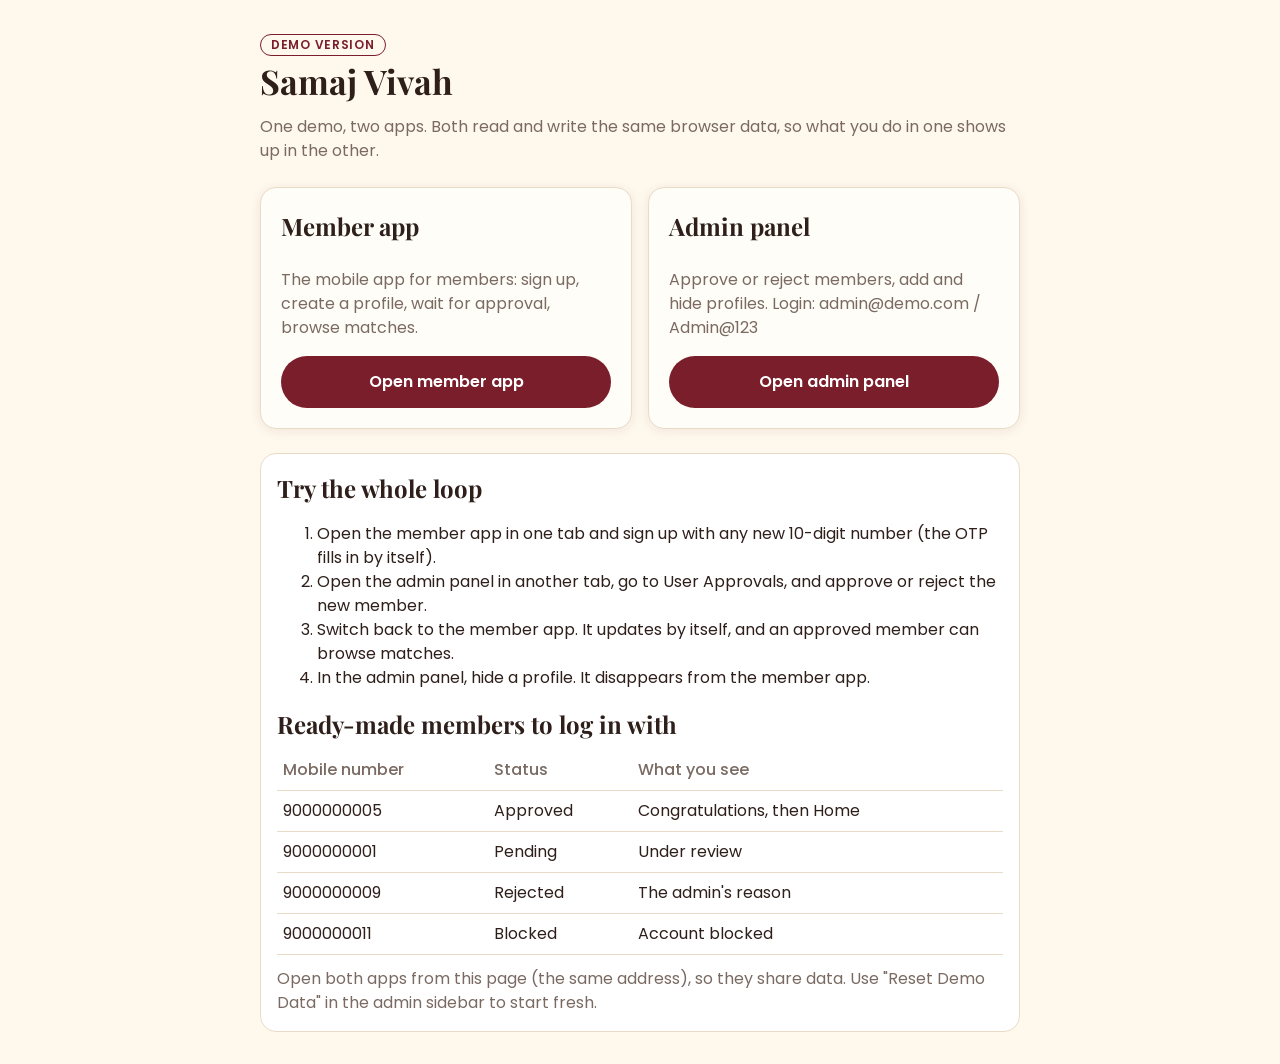
<file: index.html>
<!DOCTYPE html>
<html lang="en">
<head>
  <meta charset="UTF-8">
  <meta name="viewport" content="width=device-width, initial-scale=1">
<link rel="icon" href="data:image/svg+xml,%3Csvg xmlns=%27http://www.w3.org/2000/svg%27 viewBox=%270 0 64 64%27%3E%3Ccircle cx=%2732%27 cy=%2732%27 r=%2730%27 fill=%27%237B1E2B%27 stroke=%27%23C9A24D%27 stroke-width=%274%27/%3E%3Ccircle cx=%2726%27 cy=%2732%27 r=%2711%27 fill=%27none%27 stroke=%27%23FFF8EC%27 stroke-width=%273%27/%3E%3Ccircle cx=%2738%27 cy=%2732%27 r=%2711%27 fill=%27none%27 stroke=%27%23FFF8EC%27 stroke-width=%273%27/%3E%3C/svg%3E">
  <title>Samaj Vivah Demo</title>
  <link rel="preconnect" href="https://fonts.googleapis.com">
  <link rel="preconnect" href="https://fonts.gstatic.com" crossorigin>
  <link href="https://fonts.googleapis.com/css2?family=Playfair+Display:wght@600;700&family=Poppins:wght@400;500;600&display=swap" rel="stylesheet">
  <style>
    :root { --cream: #FFF8EC; --ivory: #FFFDF7; --maroon: #7B1E2B; --maroon-deep: #5A1220; --gold: #C9A24D; --text: #2E1F1A; --soft: #7A6A62; --border: #E8DCC8; }
    * { box-sizing: border-box; }
    body { margin: 0; padding: 32px 16px; background: var(--cream); color: var(--text); font: 400 16px/1.5 'Poppins', system-ui, -apple-system, 'Segoe UI', Arial, sans-serif; }
    main { max-width: 760px; margin: 0 auto; }
    h1, h2 { font-family: 'Playfair Display', Georgia, serif; margin: 0 0 8px; }
    h1 { font-size: 34px; }
    .lead { color: var(--soft); margin: 0 0 24px; }
    .cards { display: grid; grid-template-columns: repeat(auto-fit, minmax(280px, 1fr)); gap: 16px; }
    .card { display: flex; flex-direction: column; padding: 20px; background: var(--ivory); border: 1px solid var(--border); border-radius: 16px; box-shadow: 0 2px 12px rgba(90, 18, 32, 0.08); }
    .card p { color: var(--soft); flex: 1; }
    .btn { display: inline-flex; align-items: center; justify-content: center; min-height: 52px; padding: 12px 24px; border-radius: 999px; background: var(--maroon); color: #fff; font-weight: 600; text-decoration: none; }
    .btn:hover { background: var(--maroon-deep); }
    .note { margin-top: 24px; padding: 16px; background: #fff; border: 1px solid var(--border); border-radius: 16px; }
    table { width: 100%; border-collapse: collapse; }
    th, td { padding: 8px 6px; text-align: left; border-bottom: 1px solid var(--border); }
    th { color: var(--soft); font-weight: 500; }
    .badge { display: inline-block; padding: 1px 10px; border: 1px solid var(--maroon); border-radius: 999px; color: var(--maroon); font-size: 12px; font-weight: 600; letter-spacing: 0.06em; text-transform: uppercase; }
  </style>
</head>
<body>
  <main>
    <span class="badge">Demo Version</span>
    <h1>Samaj Vivah</h1>
    <p class="lead">One demo, two apps. Both read and write the same browser data, so what you do in one shows up in the other.</p>

    <div class="cards">
      <section class="card">
        <h2>Member app</h2>
        <p>The mobile app for members: sign up, create a profile, wait for approval, browse matches.</p>
        <a class="btn" href="user/index.html" target="_blank" rel="noopener">Open member app</a>
      </section>
      <section class="card">
        <h2>Admin panel</h2>
        <p>Approve or reject members, add and hide profiles. Login: admin@demo.com / Admin@123</p>
        <a class="btn" href="admin/index.html" target="_blank" rel="noopener">Open admin panel</a>
      </section>
    </div>

    <section class="note">
      <h2>Try the whole loop</h2>
      <ol>
        <li>Open the member app in one tab and sign up with any new 10-digit number (the OTP fills in by itself).</li>
        <li>Open the admin panel in another tab, go to User Approvals, and approve or reject the new member.</li>
        <li>Switch back to the member app. It updates by itself, and an approved member can browse matches.</li>
        <li>In the admin panel, hide a profile. It disappears from the member app.</li>
      </ol>
      <h2>Ready-made members to log in with</h2>
      <table>
        <thead><tr><th>Mobile number</th><th>Status</th><th>What you see</th></tr></thead>
        <tbody>
          <tr><td>9000000005</td><td>Approved</td><td>Congratulations, then Home</td></tr>
          <tr><td>9000000001</td><td>Pending</td><td>Under review</td></tr>
          <tr><td>9000000009</td><td>Rejected</td><td>The admin's reason</td></tr>
          <tr><td>9000000011</td><td>Blocked</td><td>Account blocked</td></tr>
        </tbody>
      </table>
      <p class="lead" style="margin:12px 0 0">Open both apps from this page (the same address), so they share data. Use "Reset Demo Data" in the admin sidebar to start fresh.</p>
    </section>
  </main>
</body>
</html>
</file>
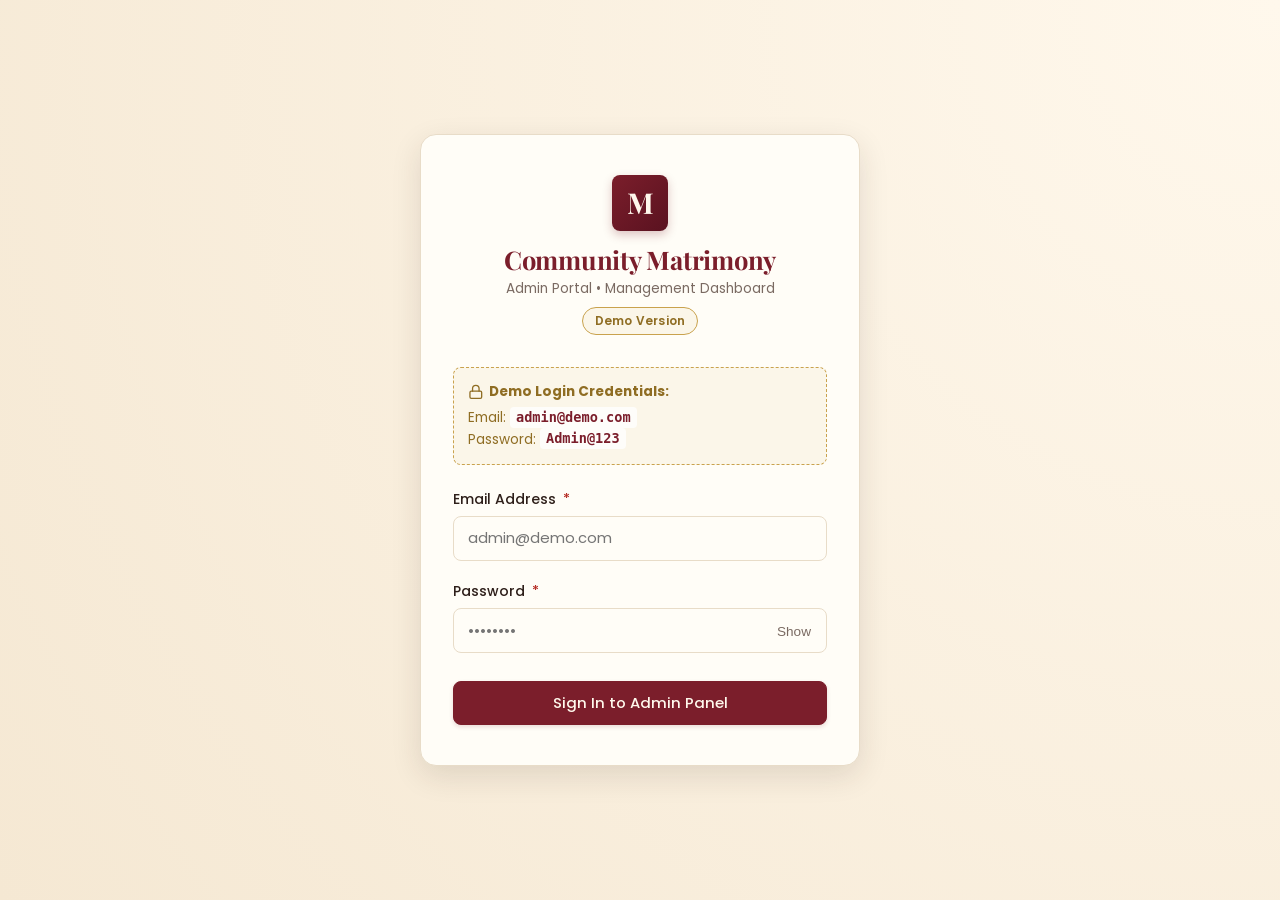
<file: admin/index.html>
<!DOCTYPE html>
<html lang="en">
<head>
  <meta charset="UTF-8">
  <meta name="viewport" content="width=device-width, initial-scale=1.0">
  <title>Admin Login - Matrimonial Admin Panel</title>
  
  <!-- Fonts -->
  <link rel="preconnect" href="https://fonts.googleapis.com">
  <link rel="preconnect" href="https://fonts.gstatic.com" crossorigin>
  <link href="https://fonts.googleapis.com/css2?family=Playfair+Display:wght@600;700&family=Poppins:wght@400;500;600&display=swap" rel="stylesheet">
  
  <!-- Styles -->
  <link rel="stylesheet" href="css/theme.css">
  <style>
    body {
      display: flex;
      align-items: center;
      justify-content: center;
      min-height: 100vh;
      background: radial-gradient(circle at top right, #FFF8EC 0%, #F5E8D3 100%);
      padding: 1.5rem;
    }

    .login-card {
      width: 100%;
      max-width: 440px;
      background: var(--ivory);
      border: 1px solid var(--border);
      border-radius: var(--radius-xl);
      box-shadow: var(--shadow-lg);
      padding: 2.5rem 2rem;
    }

    .login-brand {
      text-align: center;
      margin-bottom: 2rem;
    }

    .brand-logo {
      width: 56px;
      height: 56px;
      background: linear-gradient(135deg, var(--maroon), var(--maroon-deep));
      color: var(--cream);
      border-radius: var(--radius-md);
      display: inline-flex;
      align-items: center;
      justify-content: center;
      font-family: var(--font-heading);
      font-size: 1.8rem;
      font-weight: bold;
      margin-bottom: 0.75rem;
      box-shadow: 0 4px 10px rgba(123, 30, 43, 0.25);
    }

    .brand-title {
      font-family: var(--font-heading);
      color: var(--maroon);
      font-size: 1.6rem;
    }

    .brand-subtitle {
      font-size: 0.85rem;
      color: var(--text-soft);
      margin-top: 0.25rem;
    }

    .demo-credentials-box {
      background-color: var(--gold-light);
      border: 1px dashed var(--gold);
      border-radius: var(--radius-md);
      padding: 0.85rem;
      margin-bottom: 1.5rem;
      font-size: 0.85rem;
      color: var(--gold-dark);
    }

    .demo-credentials-box code {
      background: rgba(255, 255, 255, 0.8);
      padding: 0.15rem 0.4rem;
      border-radius: 4px;
      font-weight: 600;
      color: var(--maroon);
    }

    .password-input-wrap {
      position: relative;
    }

    .password-toggle-btn {
      position: absolute;
      right: 0.75rem;
      top: 50%;
      transform: translateY(-50%);
      background: none;
      border: none;
      color: var(--text-soft);
      cursor: pointer;
      font-size: 0.85rem;
      padding: 0.25rem;
    }

    .alert-danger {
      background-color: var(--danger-bg);
      border: 1px solid rgba(179, 38, 30, 0.3);
      color: var(--danger);
      padding: 0.75rem 1rem;
      border-radius: var(--radius-md);
      font-size: 0.875rem;
      margin-bottom: 1.25rem;
      display: none;
    }
  </style>
</head>
<body>

  <div class="login-card">
    <div class="login-brand">
      <div class="brand-logo">M</div>
      <h1 class="brand-title">Community Matrimony</h1>
      <p class="brand-subtitle">Admin Portal • Management Dashboard</p>
      <div style="margin-top: 0.5rem;">
        <span class="badge badge-demo">Demo Version</span>
      </div>
    </div>

    <!-- Demo Credentials Info Box -->
    <div class="demo-credentials-box">
      <strong style="display: flex; align-items: center; gap: 0.35rem; margin-bottom: 0.3rem;">
        <svg class="svg-icon" viewBox="0 0 24 24" style="color: var(--gold-dark);"><rect x="3" y="11" width="18" height="11" rx="2" ry="2"/><path d="M7 11V7a5 5 0 0 1 10 0v4"/></svg>
        Demo Login Credentials:
      </strong>
      Email: <code>admin@demo.com</code><br>
      Password: <code>Admin@123</code>
    </div>

    <div id="login-alert" class="alert-danger" role="alert"></div>

    <form id="login-form" novalidate>
      <div class="form-group" id="group-email">
        <label for="email" class="form-label">Email Address <span class="required">*</span></label>
        <input 
          type="email" 
          id="email" 
          class="form-control" 
          placeholder="admin@demo.com" 
          required 
          autocomplete="email"
        >
        <div class="invalid-feedback">Please enter a valid email address.</div>
      </div>

      <div class="form-group" id="group-password">
        <label for="password" class="form-label">Password <span class="required">*</span></label>
        <div class="password-input-wrap">
          <input 
            type="password" 
            id="password" 
            class="form-control" 
            placeholder="••••••••" 
            required
            autocomplete="current-password"
          >
          <button type="button" class="password-toggle-btn" id="toggle-password-btn" aria-label="Toggle password visibility">Show</button>
        </div>
        <div class="invalid-feedback">Password is required.</div>
      </div>

      <button type="submit" class="btn btn-primary" style="width: 100%; margin-top: 0.5rem;">
        Sign In to Admin Panel
      </button>
    </form>
  </div>

  <!-- JavaScript Modules -->
  <script src="js/store.js"></script>
  <script src="js/ui.js"></script>
  <script src="js/validators.js"></script>
  <script src="js/auth.js"></script>

  <script>
    document.addEventListener('DOMContentLoaded', () => {
      const form = document.getElementById('login-form');
      const emailInput = document.getElementById('email');
      const passwordInput = document.getElementById('password');
      const toggleBtn = document.getElementById('toggle-password-btn');
      const alertBox = document.getElementById('login-alert');

      // Toggle Password Visibility
      toggleBtn.addEventListener('click', () => {
        const isPassword = passwordInput.type === 'password';
        passwordInput.type = isPassword ? 'text' : 'password';
        toggleBtn.textContent = isPassword ? 'Hide' : 'Show';
      });

      // Handle Login Form Submit
      form.addEventListener('submit', (e) => {
        e.preventDefault();
        alertBox.style.display = 'none';

        // Clear previous error states
        document.querySelectorAll('.form-group').forEach(g => g.classList.remove('has-error'));
        emailInput.classList.remove('is-invalid');
        passwordInput.classList.remove('is-invalid');

        const validation = Validators.validateLogin(emailInput.value, passwordInput.value);

        if (!validation.isValid) {
          if (validation.errors.email) {
            document.getElementById('group-email').classList.add('has-error');
            emailInput.classList.add('is-invalid');
          }
          if (validation.errors.password) {
            document.getElementById('group-password').classList.add('has-error');
            passwordInput.classList.add('is-invalid');
          }
          return;
        }

        // Perform authentication
        const result = Auth.login(emailInput.value.trim(), passwordInput.value.trim());

        if (result.success) {
          showToast('Login successful! Redirecting...', 'success');
          setTimeout(() => {
            window.location.href = 'dashboard.html';
          }, 600);
        } else {
          alertBox.textContent = result.message;
          alertBox.style.display = 'block';
        }
      });
    });
  </script>
</body>
</html>
</file>
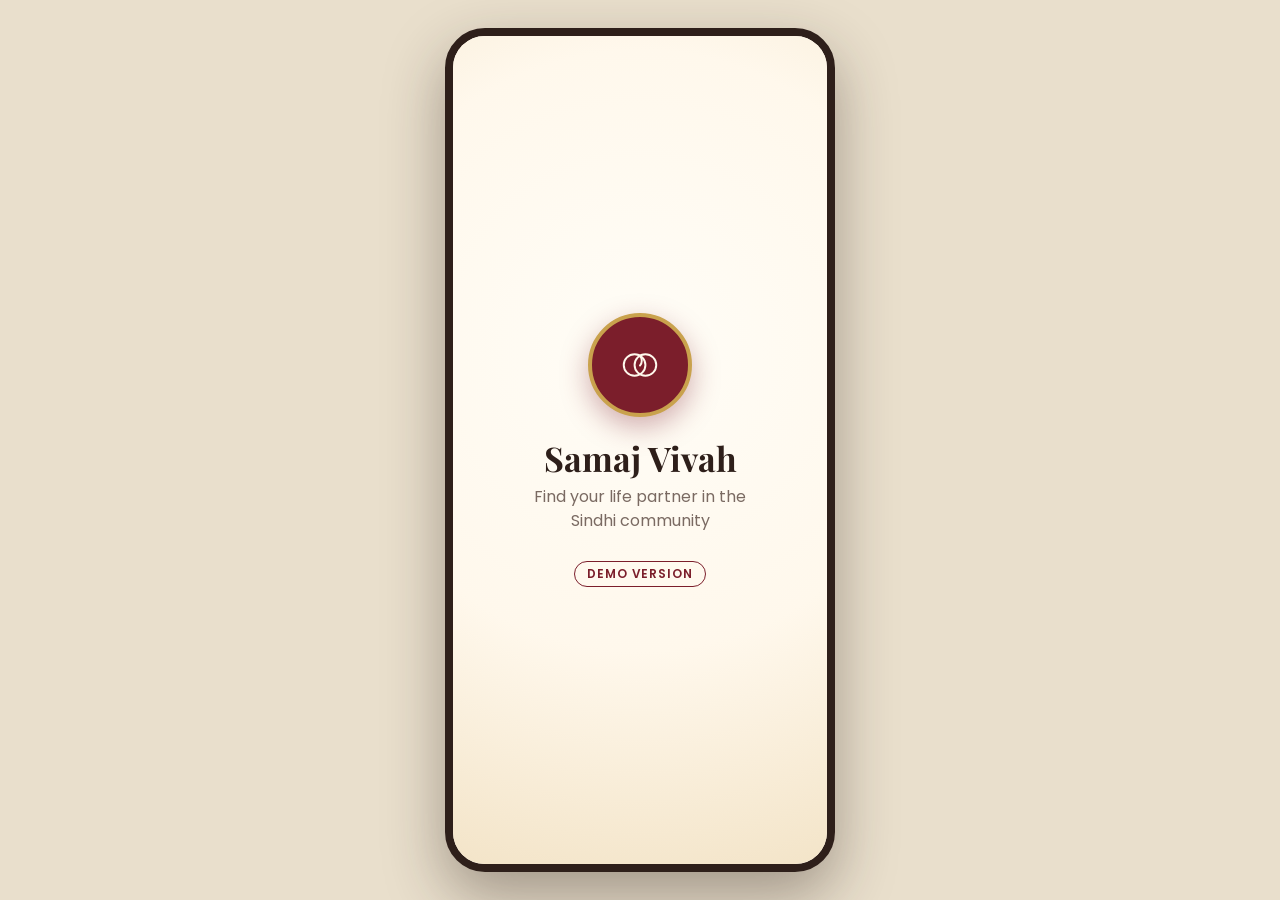
<file: user/index.html>
<!DOCTYPE html>
<html lang="en">
<head>
  <meta charset="UTF-8">
  <meta name="viewport" content="width=device-width, initial-scale=1, viewport-fit=cover">
  <meta name="theme-color" content="#7B1E2B">
<link rel="icon" href="data:image/svg+xml,%3Csvg xmlns=%27http://www.w3.org/2000/svg%27 viewBox=%270 0 64 64%27%3E%3Ccircle cx=%2732%27 cy=%2732%27 r=%2730%27 fill=%27%237B1E2B%27 stroke=%27%23C9A24D%27 stroke-width=%274%27/%3E%3Ccircle cx=%2726%27 cy=%2732%27 r=%2711%27 fill=%27none%27 stroke=%27%23FFF8EC%27 stroke-width=%273%27/%3E%3Ccircle cx=%2738%27 cy=%2732%27 r=%2711%27 fill=%27none%27 stroke=%27%23FFF8EC%27 stroke-width=%273%27/%3E%3C/svg%3E">
  <title>Samaj Vivah</title>
  <link rel="preconnect" href="https://fonts.googleapis.com">
  <link rel="preconnect" href="https://fonts.gstatic.com" crossorigin>
  <link href="https://fonts.googleapis.com/css2?family=Playfair+Display:wght@600;700&family=Poppins:wght@400;500;600&family=Noto+Sans+Devanagari:wght@400;500;600&family=Noto+Serif+Devanagari:wght@600;700&display=swap" rel="stylesheet">
  <link rel="stylesheet" href="css/theme.css">
  <link rel="stylesheet" href="css/app.css">
</head>
<body>
  <div class="phone" id="app">
    <div class="access-banner" id="access-banner" role="status" hidden></div>
    <main class="stage" id="stage"></main>

    <nav class="bottom-nav" id="bottom-nav" aria-label="Main" data-i18n-aria="nav.main" hidden>
      <button type="button" data-tab="home"><span class="icon" aria-hidden="true"><svg viewBox="0 0 24 24"><path d="M3 11l9-8 9 8"/><path d="M5 10v10h14V10"/></svg></span><span data-i18n="nav.home">Home</span></button>
      <button type="button" data-tab="matches"><span class="icon" aria-hidden="true"><svg viewBox="0 0 24 24"><circle cx="9" cy="12" r="6"/><circle cx="15" cy="12" r="6"/></svg></span><span data-i18n="nav.matches">Matches</span></button>
      <button type="button" data-tab="interests"><span class="icon" aria-hidden="true"><svg viewBox="0 0 24 24"><path d="M12 21s-8-5.2-8-11a4.5 4.5 0 0 1 8-2.8A4.5 4.5 0 0 1 20 10c0 5.8-8 11-8 11z"/></svg></span><span data-i18n="nav.interests">Interests</span></button>
      <button type="button" data-tab="messages"><span class="icon" aria-hidden="true"><svg viewBox="0 0 24 24"><path d="M4 5h16v11H9l-5 4z"/></svg></span><span data-i18n="nav.messages">Messages</span></button>
      <button type="button" data-tab="account"><span class="icon" aria-hidden="true"><svg viewBox="0 0 24 24"><circle cx="12" cy="8" r="4"/><path d="M4 21c0-4.4 3.6-7 8-7s8 2.6 8 7"/></svg></span><span data-i18n="nav.account">Account</span></button>
    </nav>

    <div class="toast-root" id="toast-root" role="status" aria-live="polite"></div>
    <div id="layer-root"></div>
  </div>

  <script src="../admin/js/store.js"></script>
  <script src="js/directory.js"></script>
  <script src="js/data.js"></script>
  <script src="js/bridge.js"></script>
  <script src="js/i18n.js"></script>
  <script src="js/app.js"></script>
  <script src="js/colleges.js"></script>
  <script src="js/autocomplete.js"></script>
  <script src="js/screens.js"></script>
  <script>Router.start();</script>
</body>
</html>
</file>
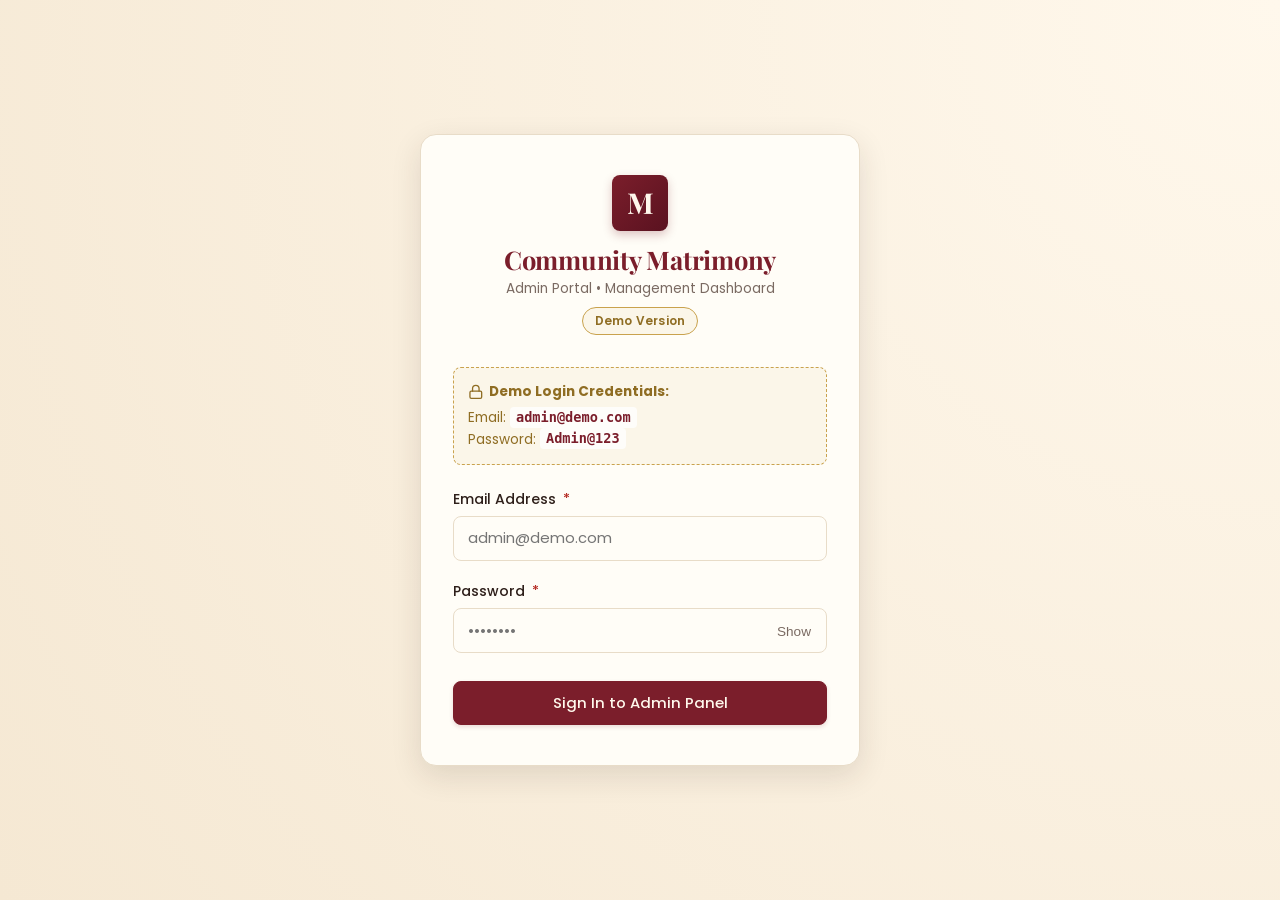
<file: admin/add-profile.html>
<!DOCTYPE html>
<html lang="en">
<head>
  <meta charset="UTF-8">
  <meta name="viewport" content="width=device-width, initial-scale=1.0">
  <title>Add / Edit Profile - Matrimonial Admin Panel</title>
  
  <!-- Fonts -->
  <link rel="preconnect" href="https://fonts.googleapis.com">
  <link rel="preconnect" href="https://fonts.gstatic.com" crossorigin>
  <link href="https://fonts.googleapis.com/css2?family=Playfair+Display:wght@600;700&family=Poppins:wght@400;500;600&display=swap" rel="stylesheet">
  
  <!-- Styles -->
  <link rel="stylesheet" href="css/theme.css">
  <link rel="stylesheet" href="css/layout.css">
  <style>
    .photo-grid {
      display: grid;
      grid-template-columns: repeat(auto-fill, minmax(110px, 1fr));
      gap: 0.85rem;
      margin-top: 0.75rem;
    }

    .photo-thumb-wrap {
      position: relative;
      width: 100%;
      height: 110px;
      border-radius: var(--radius-md);
      overflow: hidden;
      border: 2px solid var(--border);
      background: var(--cream);
    }

    .photo-thumb-wrap img {
      width: 100%;
      height: 100%;
      object-fit: cover;
    }

    .main-badge-overlay {
      position: absolute;
      top: 4px;
      left: 4px;
      background: var(--gold);
      color: var(--maroon-deep);
      font-size: 0.65rem;
      font-weight: 700;
      padding: 2px 6px;
      border-radius: 4px;
      text-transform: uppercase;
    }

    .photo-remove-btn {
      position: absolute;
      top: 4px;
      right: 4px;
      background: rgba(179, 38, 30, 0.85);
      color: white;
      border: none;
      width: 24px;
      height: 24px;
      border-radius: 50%;
      cursor: pointer;
      font-weight: bold;
      display: flex;
      align-items: center;
      justify-content: center;
      font-size: 0.8rem;
    }

    .photo-remove-btn:hover {
      background: var(--danger);
    }

    .upload-dropzone {
      border: 2px dashed var(--border);
      border-radius: var(--radius-md);
      padding: 1.5rem;
      text-align: center;
      cursor: pointer;
      background-color: var(--ivory);
      transition: border-color var(--transition-fast), background-color var(--transition-fast);
    }

    .upload-dropzone:hover {
      border-color: var(--maroon);
      background-color: rgba(123, 30, 43, 0.02);
    }

    .file-preview-box {
      display: flex;
      align-items: center;
      justify-content: space-between;
      background: var(--gold-light);
      border: 1px solid var(--gold);
      padding: 0.65rem 0.85rem;
      border-radius: var(--radius-md);
      margin-top: 0.5rem;
      font-size: 0.875rem;
    }
  </style>
</head>
<body>

  <div class="app-wrapper">
    <!-- Sidebar -->
    <aside class="sidebar">
      <div class="sidebar-header">
        <div class="sidebar-brand-icon">M</div>
        <div>
          <div class="sidebar-brand-title">Community Matrimony</div>
          <div class="sidebar-brand-subtitle">Admin Panel</div>
        </div>
      </div>

      <nav class="sidebar-nav">
        <div class="nav-section-title">Navigation</div>
        <ul class="nav-list">
          <li class="nav-item">
            <a href="dashboard.html" class="nav-link">
              <span class="nav-link-icon">
                <svg class="svg-icon" viewBox="0 0 24 24"><rect x="3" y="3" width="7" height="9" rx="1"/><rect x="14" y="3" width="7" height="5" rx="1"/><rect x="14" y="12" width="7" height="9" rx="1"/><rect x="3" y="16" width="7" height="5" rx="1"/></svg>
              </span>
              <span>Dashboard</span>
            </a>
          </li>
          <li class="nav-item">
            <a href="approvals.html" class="nav-link">
              <span class="nav-link-icon">
                <svg class="svg-icon" viewBox="0 0 24 24"><circle cx="12" cy="12" r="9"/><polyline points="12 6 12 12 16 14"/></svg>
              </span>
              <span>User Approvals</span>
              <span class="nav-badge pending-approvals-badge" style="display: none;">0</span>
            </a>
          </li>
          <li class="nav-item">
            <a href="add-profile.html" class="nav-link active" id="nav-add-profile">
              <span class="nav-link-icon">
                <svg class="svg-icon" viewBox="0 0 24 24"><path d="M16 21v-2a4 4 0 0 0-4-4H5a4 4 0 0 0-4 4v2"/><circle cx="8.5" cy="7" r="4"/><line x1="20" y1="8" x2="20" y2="14"/><line x1="17" y1="11" x2="23" y2="11"/></svg>
              </span>
              <span id="nav-add-profile-text">Add Profile</span>
            </a>
          </li>
          <li class="nav-item">
            <a href="profiles.html" class="nav-link">
              <span class="nav-link-icon">
                <svg class="svg-icon" viewBox="0 0 24 24"><path d="M17 21v-2a4 4 0 0 0-4-4H5a4 4 0 0 0-4 4v2"/><circle cx="9" cy="7" r="4"/><path d="M23 21v-2a4 4 0 0 0-3-3.87"/><path d="M16 3.13a4 4 0 0 1 0 7.75"/></svg>
              </span>
              <span>Profiles</span>
            </a>
          </li>
          <li class="nav-item">
            <a href="users.html" class="nav-link">
              <span class="nav-link-icon">
                <svg class="svg-icon" viewBox="0 0 24 24"><path d="M20 21v-2a4 4 0 0 0-4-4H8a4 4 0 0 0-4 4v2"/><circle cx="12" cy="7" r="4"/></svg>
              </span>
              <span>Users</span>
            </a>
          </li>
        </ul>
      </nav>

      <div class="sidebar-footer">
        <button type="button" class="sidebar-footer-btn reset-btn reset-demo-btn">
          <svg class="svg-icon" viewBox="0 0 24 24"><path d="M21.5 2v6h-6"/><path d="M21.34 15.57a10 10 0 1 1-.57-8.38l5.67-5.67"/></svg>
          Reset Demo Data
        </button>
        <button type="button" class="sidebar-footer-btn logout-btn">
          <svg class="svg-icon" viewBox="0 0 24 24"><path d="M9 21H5a2 2 0 0 1-2-2V5a2 2 0 0 1 2-2h4"/><polyline points="16 17 21 12 16 7"/><line x1="21" y1="12" x2="9" y2="12"/></svg>
          Logout
        </button>
      </div>
    </aside>

    <!-- Main Content Area -->
    <main class="main-content">
      <!-- Top Header -->
      <header class="top-header">
        <div class="header-left">
          <button type="button" class="mobile-menu-toggle" aria-label="Toggle Navigation Menu">☰</button>
          <h1 class="page-title" id="page-heading">Add New Profile</h1>
        </div>
        
        <div class="header-right">
          <span class="badge badge-demo">Demo Version</span>
          <div class="admin-profile">
            <div class="admin-avatar">SA</div>
            <div class="admin-info">
              <span class="admin-name">System Admin</span>
              <span class="admin-role">Administrator</span>
            </div>
          </div>
        </div>
      </header>

      <!-- Page Body -->
      <div class="page-body">
        
        <form id="profile-form" novalidate style="max-width: 900px; margin: 0 auto; display: flex; flex-direction: column; gap: 1.5rem;">
          <input type="hidden" id="profile-id" value="">

          <!-- Section 1: Personal Information -->
          <div class="card">
            <div class="card-header">
              <h3 class="card-title">
                <svg class="svg-icon" viewBox="0 0 24 24"><path d="M20 21v-2a4 4 0 0 0-4-4H8a4 4 0 0 0-4 4v2"/><circle cx="12" cy="7" r="4"/></svg>
                Personal Information
              </h3>
            </div>
            
            <div class="grid grid-cols-2">
              <div class="form-group" id="group-name">
                <label for="name" class="form-label">Full Name <span class="required">*</span></label>
                <input type="text" id="name" class="form-control" placeholder="e.g. Aarav Advani">
                <div class="invalid-feedback">Full name is required.</div>
              </div>

              <div class="form-group" id="group-gender">
                <label for="gender" class="form-label">Gender <span class="required">*</span></label>
                <select id="gender" class="form-select">
                  <option value="">Select Gender</option>
                  <option value="male">Male</option>
                  <option value="female">Female</option>
                </select>
                <div class="invalid-feedback">Gender is required for publishing.</div>
              </div>

              <div class="form-group" id="group-age">
                <label for="age" class="form-label">Age (Years) <span class="required">*</span></label>
                <input type="number" id="age" class="form-control" placeholder="18 - 70" min="18" max="70">
                <div class="invalid-feedback">Age must be between 18 and 70.</div>
              </div>

              <div class="form-group" id="group-height">
                <label for="height" class="form-label">Height</label>
                <input type="text" id="height" class="form-control" placeholder="e.g. 5'10&quot;">
              </div>

              <div class="form-group" id="group-weightKg">
                <label for="weightKg" class="form-label">Weight (kg)</label>
                <input type="number" id="weightKg" class="form-control" placeholder="e.g. 68" min="30" max="200">
              </div>

              <div class="form-group" id="group-maritalStatus">
                <label for="maritalStatus" class="form-label">Marital Status</label>
                <select id="maritalStatus" class="form-select">
                  <option value="Never Married">Never Married</option>
                  <option value="Divorced">Divorced</option>
                  <option value="Widowed">Widowed</option>
                  <option value="Awaiting Divorce">Awaiting Divorce</option>
                  <option value="Abandoned / Separated (परित्यक्ता)">Abandoned / Separated (परित्यक्ता)</option>
                </select>
              </div>

              <div class="form-group" id="group-city">
                <label for="city" class="form-label">City / Location <span class="required">*</span></label>
                <input type="text" id="city" class="form-control" placeholder="e.g. Mumbai">
                <div class="invalid-feedback">City is required.</div>
              </div>

              <div class="form-group" id="group-residentialAddress">
                <label for="residentialAddress" class="form-label">Residential Address</label>
                <input type="text" id="residentialAddress" class="form-control" placeholder="e.g. 14, Sindhi Colony, Raja Park">
              </div>

              <div class="form-group" id="group-houseSize">
                <label for="houseSize" class="form-label">House / Flat Size (sq ft)</label>
                <input type="text" id="houseSize" class="form-control" placeholder="e.g. 1800 sq.ft. (3 BHK)">
              </div>

              <div class="form-group" id="group-houseType">
                <label for="houseType" class="form-label">Property Ownership</label>
                <select id="houseType" class="form-select">
                  <option value="">Select Property Status</option>
                  <option value="Owned (खुद का)">Owned (खुद का)</option>
                  <option value="Rented (किराए का)">Rented (किराए का)</option>
                </select>
              </div>
            </div>
          </div>

          <!-- Section 2: Education & Professional -->
          <div class="card">
            <div class="card-header">
              <h3 class="card-title">
                <svg class="svg-icon" viewBox="0 0 24 24"><path d="M22 10v6M2 10l10-5 10 5-10 5z"/><path d="M6 12v5c3 3 9 3 12 0v-5"/></svg>
                Education & Career
              </h3>
            </div>

            <div class="grid grid-cols-3">
              <div class="form-group" id="group-education">
                <label for="education" class="form-label">Highest Education <span class="required">*</span></label>
                <input type="text" id="education" class="form-control" placeholder="e.g. B.Tech / MBA / MBBS">
                <div class="invalid-feedback">Education is required.</div>
              </div>

              <div class="form-group" id="group-profession">
                <label for="profession" class="form-label">Profession / Occupation <span class="required">*</span></label>
                <input type="text" id="profession" class="form-control" placeholder="e.g. Software Engineer">
                <div class="invalid-feedback">Profession is required.</div>
              </div>

              <div class="form-group" id="group-income">
                <label for="income" class="form-label">Annual Income</label>
                <input type="text" id="income" class="form-control" placeholder="e.g. 15-20 LPA">
              </div>
            </div>
          </div>

          <!-- Section: Sindhi Samaj & Community Roots Directory -->
          <div class="card">
            <div class="card-header">
              <h3 class="card-title">
                <svg class="svg-icon" viewBox="0 0 24 24"><path d="M12 2L2 7l10 5 10-5-10-5zM2 17l10 5 10-5M2 12l10 5 10-5"/></svg>
                Sindhi Samaj & Roots Directory
              </h3>
            </div>

            <div class="grid grid-cols-2">
              <div class="form-group" id="group-panchayatId">
                <label for="panchayatId" class="form-label">Sindhi Panchayat / Samaj</label>
                <select id="panchayatId" class="form-select">
                  <option value="">Select Panchayat / Samaj</option>
                </select>
              </div>

              <div class="form-group" id="group-ancestralOriginId">
                <label for="ancestralOriginId" class="form-label">Ancestral Origin in Sindh (Pakistan)</label>
                <select id="ancestralOriginId" class="form-select">
                  <option value="">Select Ancestral Origin</option>
                </select>
              </div>

              <div class="form-group" id="group-subCommunityId">
                <label for="subCommunityId" class="form-label">Traditional Lineage / Subgroup</label>
                <select id="subCommunityId" class="form-select">
                  <option value="">Select Lineage / Subgroup</option>
                </select>
              </div>

              <div class="form-group" id="group-casteRestriction">
                <label for="casteRestriction" class="form-label">Community Match Restriction</label>
                <select id="casteRestriction" class="form-select">
                  <option value="Sindhi Samaj Only">Sindhi Samaj Only (सिंधी समाज मात्र)</option>
                  <option value="All Hindu Communities Acceptable">All Hindu Communities Acceptable (सर्व हिन्दू समाज मान्य)</option>
                </select>
              </div>

              <div class="form-group" id="group-aadhaarVerified">
                <label for="aadhaarVerified" class="form-label">Aadhaar Demo Status</label>
                <select id="aadhaarVerified" class="form-select">
                  <option value="true">Demo Verified</option>
                  <option value="false">Unverified / Skipped</option>
                </select>
              </div>

              <div class="form-group" id="group-aadhaarMaskedRef">
                <label for="aadhaarMaskedRef" class="form-label">Aadhaar Demo Reference</label>
                <input type="text" id="aadhaarMaskedRef" class="form-control" placeholder="e.g. XXXX-XXXX-9012">
              </div>
            </div>
          </div>

          <!-- Section 3: Family Details -->
          <div class="card">
            <div class="card-header">
              <h3 class="card-title">
                <svg class="svg-icon" viewBox="0 0 24 24"><path d="M17 21v-2a4 4 0 0 0-4-4H5a4 4 0 0 0-4 4v2"/><circle cx="9" cy="7" r="4"/><path d="M23 21v-2a4 4 0 0 0-3-3.87"/><path d="M16 3.13a4 4 0 0 1 0 7.75"/></svg>
                Family Details & Ancestry
              </h3>
            </div>

            <div class="grid grid-cols-2">
              <div class="form-group" id="group-dadaName">
                <label for="dadaName" class="form-label">Grandfather's Name (दादा जी)</label>
                <input type="text" id="dadaName" class="form-control" placeholder="Paternal Grandfather's full name">
              </div>

              <div class="form-group" id="group-dadiName">
                <label for="dadiName" class="form-label">Grandmother's Name (दादी जी)</label>
                <input type="text" id="dadiName" class="form-control" placeholder="Paternal Grandmother's full name">
              </div>

              <div class="form-group" id="group-fatherName">
                <label for="fatherName" class="form-label">Father's Name</label>
                <input type="text" id="fatherName" class="form-control" placeholder="Father's full name">
              </div>

              <div class="form-group" id="group-fatherOccupation">
                <label for="fatherOccupation" class="form-label">Father's Occupation</label>
                <input type="text" id="fatherOccupation" class="form-control" placeholder="e.g. Retired Engineer">
              </div>

              <div class="form-group" id="group-fatherIncome">
                <label for="fatherIncome" class="form-label">Father's Approx. Annual Income</label>
                <input type="text" id="fatherIncome" class="form-control" placeholder="e.g. 12 LPA">
              </div>

              <div class="form-group" id="group-fatherMobile">
                <label for="fatherMobile" class="form-label">Father's Mobile Number</label>
                <input type="tel" id="fatherMobile" class="form-control" placeholder="e.g. 9829011111" maxlength="10">
              </div>

              <div class="form-group" id="group-motherName">
                <label for="motherName" class="form-label">Mother's Name</label>
                <input type="text" id="motherName" class="form-control" placeholder="Mother's full name">
              </div>

              <div class="form-group" id="group-motherMobile">
                <label for="motherMobile" class="form-label">Mother's Mobile Number</label>
                <input type="tel" id="motherMobile" class="form-control" placeholder="e.g. 9829022222" maxlength="10">
              </div>

              <div class="form-group" id="group-siblings">
                <label for="siblings" class="form-label">Siblings Information</label>
                <input type="text" id="siblings" class="form-control" placeholder="e.g. 1 Brother, 1 Sister">
              </div>

              <div class="form-group" id="group-familyType">
                <label for="familyType" class="form-label">Family Type</label>
                <select id="familyType" class="form-select">
                  <option value="Nuclear">Nuclear Family</option>
                  <option value="Joint">Joint Family</option>
                </select>
              </div>
            </div>
          </div>

          <!-- Section 4: Community / Religion Details -->
          <div class="card">
            <div class="card-header">
              <h3 class="card-title">
                <svg class="svg-icon" viewBox="0 0 24 24"><path d="M12 2L2 7l10 5 10-5-10-5zM2 17l10 5 10-5M2 12l10 5 10-5"/></svg>
                Religion Details
              </h3>
            </div>

            <div class="form-group" id="group-religionDetails">
              <label for="religionDetails" class="form-label">Religion and community details</label>
              <input type="text" id="religionDetails" class="form-control" placeholder="e.g. Hindu - Sindhi">
            </div>
          </div>

          <!-- Section 5: Partner Expectations & Contact -->
          <div class="card">
            <div class="card-header">
              <h3 class="card-title">
                <svg class="svg-icon" viewBox="0 0 24 24"><path d="M14 2H6a2 2 0 0 0-2 2v16a2 2 0 0 0 2 2h12a2 2 0 0 0 2-2V8z"/><polyline points="14 2 14 8 20 8"/></svg>
                Expectations & Contact Info
              </h3>
            </div>

            <div class="form-group" id="group-expectations">
              <label for="expectations" class="form-label">Partner Expectations</label>
              <textarea id="expectations" class="form-control" placeholder="Describe qualities, education, and preferences expected in a partner..."></textarea>
            </div>

            <div class="form-group" id="group-contactNumber">
              <label for="contactNumber" class="form-label">Contact Number (Full 10-Digits) <span class="required">*</span></label>
              <input type="tel" id="contactNumber" class="form-control" placeholder="e.g. 9876543210" maxlength="10">
              <div class="invalid-feedback">Valid 10-digit phone number starting 6-9 is required.</div>
              <span class="form-hint">Note: Contact numbers remain masked in public lists and are only viewable by approved users.</span>
            </div>
          </div>

          <!-- Section 6: Photos & Biodata Upload -->
          <div class="card">
            <div class="card-header">
              <h3 class="card-title">
                <svg class="svg-icon" viewBox="0 0 24 24"><path d="M23 19a2 2 0 0 1-2 2H3a2 2 0 0 1-2-2V8a2 2 0 0 1 2-2h4l2-3h6l2 3h4a2 2 0 0 1 2 2z"/><circle cx="12" cy="13" r="4"/></svg>
                Photos & Biodata Document
              </h3>
            </div>

            <!-- Photos -->
            <div class="form-group" id="group-photos">
              <label class="form-label">Profile Photos (Upload Up to 5 Images) <span class="required" id="photo-req-star">*</span></label>
              <div class="upload-dropzone" id="photo-dropzone">
                <span style="display: block; margin-bottom: 0.5rem; color: var(--maroon);">
                  <svg class="svg-icon" viewBox="0 0 24 24" style="width: 36px; height: 36px;"><path d="M23 19a2 2 0 0 1-2 2H3a2 2 0 0 1-2-2V8a2 2 0 0 1 2-2h4l2-3h6l2 3h4a2 2 0 0 1 2 2z"/><circle cx="12" cy="13" r="4"/></svg>
                </span>
                <p style="font-size: 0.9rem; font-weight: 500;">Click or drag images here to upload</p>
                <span class="form-hint">JPG, PNG, or WEBP (Max 2MB per photo). First photo becomes the main avatar.</span>
                <input type="file" id="photo-file-input" accept="image/jpeg,image/png,image/webp" multiple style="display: none;">
              </div>
              <div class="invalid-feedback" id="photos-error-msg">At least 1 photo is required for publishing.</div>
              
              <div class="photo-grid" id="photo-preview-grid">
                <!-- Preview items rendered dynamically -->
              </div>
            </div>

            <!-- Biodata File -->
            <div class="form-group" id="group-biodata" style="margin-top: 1.5rem; padding-top: 1rem; border-top: 1px dashed var(--border);">
              <label class="form-label">Biodata Document (Optional PDF or Image)</label>
              <div class="upload-dropzone" id="biodata-dropzone" style="padding: 1rem;">
                <span style="display: block; margin-bottom: 0.3rem; color: var(--maroon);">
                  <svg class="svg-icon" viewBox="0 0 24 24" style="width: 28px; height: 28px;"><path d="M14 2H6a2 2 0 0 0-2 2v16a2 2 0 0 0 2 2h12a2 2 0 0 0 2-2V8z"/><polyline points="14 2 14 8 20 8"/></svg>
                </span>
                <span style="font-size: 0.85rem; font-weight: 500; display: block;">Click to upload Biodata (PDF/JPG/PNG - Max 3MB)</span>
                <input type="file" id="biodata-file-input" accept="application/pdf,image/jpeg,image/png" style="display: none;">
              </div>
              <div class="invalid-feedback" id="biodata-error-msg"></div>

              <div id="biodata-preview-container">
                <!-- Biodata file badge rendered dynamically -->
              </div>
            </div>
          </div>

          <!-- Action Buttons Bar -->
          <div style="display: flex; gap: 1rem; justify-content: flex-end; align-items: center; margin-top: 1rem;">
            <a href="profiles.html" class="btn btn-outline" id="cancel-btn">Cancel</a>
            <button type="button" class="btn btn-secondary" id="save-draft-btn">
              <svg class="svg-icon" viewBox="0 0 24 24"><path d="M19 21H5a2 2 0 0 1-2-2V5a2 2 0 0 1 2-2h11l5 5v11a2 2 0 0 1-2 2z"/><polyline points="17 21 17 13 7 13 7 21"/><polyline points="7 3 7 8 15 8"/></svg>
              Save as Draft
            </button>
            <button type="button" class="btn btn-primary" id="publish-btn">
              <svg class="svg-icon" viewBox="0 0 24 24"><line x1="22" y1="2" x2="11" y2="13"/><polygon points="22 2 15 22 11 13 2 9 22 2"/></svg>
              Publish Profile
            </button>
          </div>

        </form>

      </div>
    </main>
  </div>

  <!-- JavaScript Modules -->
  <script src="../user/js/directory.js"></script>
  <script src="js/store.js"></script>
  <script src="js/ui.js"></script>
  <script src="js/validators.js"></script>
  <script src="js/auth.js"></script>
  <script src="js/add-profile.js"></script>
</body>
</html>
</file>
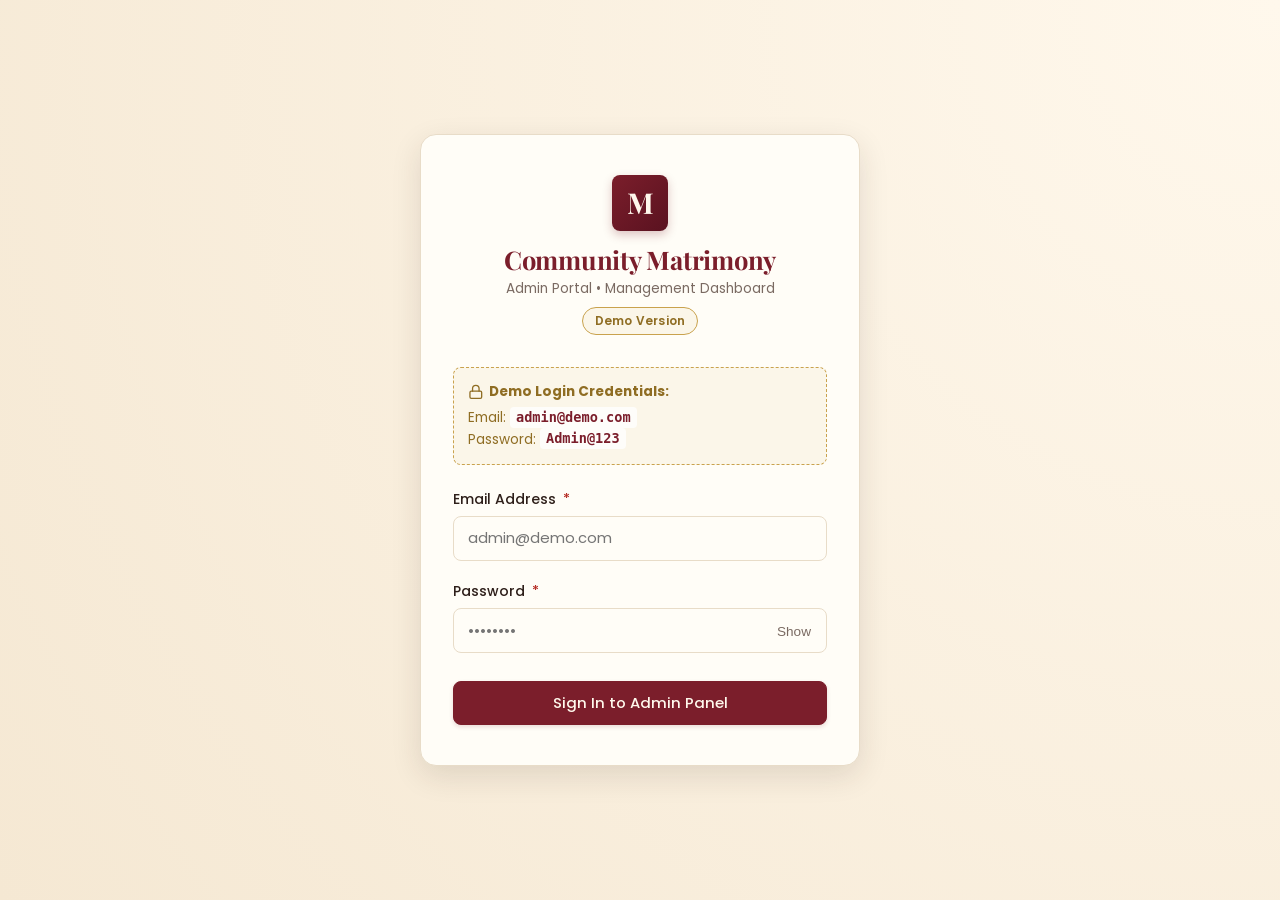
<file: admin/approvals.html>
<!DOCTYPE html>
<html lang="en">
<head>
  <meta charset="UTF-8">
  <meta name="viewport" content="width=device-width, initial-scale=1.0">
  <title>User Approvals - Matrimonial Admin Panel</title>
  
  <!-- Fonts -->
  <link rel="preconnect" href="https://fonts.googleapis.com">
  <link rel="preconnect" href="https://fonts.gstatic.com" crossorigin>
  <link href="https://fonts.googleapis.com/css2?family=Playfair+Display:wght@600;700&family=Poppins:wght@400;500;600&display=swap" rel="stylesheet">
  
  <!-- Styles -->
  <link rel="stylesheet" href="css/theme.css">
  <link rel="stylesheet" href="css/layout.css">
  <style>
    .tab-container {
      display: flex;
      gap: 0.5rem;
      border-bottom: 2px solid var(--border);
      margin-bottom: 1.5rem;
    }

    .tab-btn {
      padding: 0.75rem 1.25rem;
      background: none;
      border: none;
      font-family: var(--font-body);
      font-size: 0.95rem;
      font-weight: 500;
      color: var(--text-soft);
      cursor: pointer;
      border-bottom: 3px solid transparent;
      margin-bottom: -2px;
      transition: all var(--transition-fast);
      display: flex;
      align-items: center;
      gap: 0.5rem;
    }

    .tab-btn:hover {
      color: var(--maroon);
    }

    .tab-btn.active {
      color: var(--maroon);
      font-weight: 600;
      border-bottom-color: var(--maroon);
    }

    .tab-count {
      background-color: var(--border);
      color: var(--text);
      font-size: 0.75rem;
      padding: 0.1rem 0.5rem;
      border-radius: 50px;
    }

    .tab-btn.active .tab-count {
      background-color: var(--maroon);
      color: var(--cream);
    }
  </style>
</head>
<body>

  <div class="app-wrapper">
    <!-- Sidebar -->
    <aside class="sidebar">
      <div class="sidebar-header">
        <div class="sidebar-brand-icon">M</div>
        <div>
          <div class="sidebar-brand-title">Community Matrimony</div>
          <div class="sidebar-brand-subtitle">Admin Panel</div>
        </div>
      </div>

      <nav class="sidebar-nav">
        <div class="nav-section-title">Navigation</div>
        <ul class="nav-list">
          <li class="nav-item">
            <a href="dashboard.html" class="nav-link">
              <span class="nav-link-icon">
                <svg class="svg-icon" viewBox="0 0 24 24"><rect x="3" y="3" width="7" height="9" rx="1"/><rect x="14" y="3" width="7" height="5" rx="1"/><rect x="14" y="12" width="7" height="9" rx="1"/><rect x="3" y="16" width="7" height="5" rx="1"/></svg>
              </span>
              <span>Dashboard</span>
            </a>
          </li>
          <li class="nav-item">
            <a href="approvals.html" class="nav-link active">
              <span class="nav-link-icon">
                <svg class="svg-icon" viewBox="0 0 24 24"><circle cx="12" cy="12" r="9"/><polyline points="12 6 12 12 16 14"/></svg>
              </span>
              <span>User Approvals</span>
              <span class="nav-badge pending-approvals-badge" style="display: none;">0</span>
            </a>
          </li>
          <li class="nav-item">
            <a href="add-profile.html" class="nav-link">
              <span class="nav-link-icon">
                <svg class="svg-icon" viewBox="0 0 24 24"><path d="M16 21v-2a4 4 0 0 0-4-4H5a4 4 0 0 0-4 4v2"/><circle cx="8.5" cy="7" r="4"/><line x1="20" y1="8" x2="20" y2="14"/><line x1="17" y1="11" x2="23" y2="11"/></svg>
              </span>
              <span>Add Profile</span>
            </a>
          </li>
          <li class="nav-item">
            <a href="profiles.html" class="nav-link">
              <span class="nav-link-icon">
                <svg class="svg-icon" viewBox="0 0 24 24"><path d="M17 21v-2a4 4 0 0 0-4-4H5a4 4 0 0 0-4 4v2"/><circle cx="9" cy="7" r="4"/><path d="M23 21v-2a4 4 0 0 0-3-3.87"/><path d="M16 3.13a4 4 0 0 1 0 7.75"/></svg>
              </span>
              <span>Profiles</span>
            </a>
          </li>
          <li class="nav-item">
            <a href="users.html" class="nav-link">
              <span class="nav-link-icon">
                <svg class="svg-icon" viewBox="0 0 24 24"><path d="M20 21v-2a4 4 0 0 0-4-4H8a4 4 0 0 0-4 4v2"/><circle cx="12" cy="7" r="4"/></svg>
              </span>
              <span>Users</span>
            </a>
          </li>
        </ul>
      </nav>

      <div class="sidebar-footer">
        <button type="button" class="sidebar-footer-btn reset-btn reset-demo-btn">
          <svg class="svg-icon" viewBox="0 0 24 24"><path d="M21.5 2v6h-6"/><path d="M21.34 15.57a10 10 0 1 1-.57-8.38l5.67-5.67"/></svg>
          Reset Demo Data
        </button>
        <button type="button" class="sidebar-footer-btn logout-btn">
          <svg class="svg-icon" viewBox="0 0 24 24"><path d="M9 21H5a2 2 0 0 1-2-2V5a2 2 0 0 1 2-2h4"/><polyline points="16 17 21 12 16 7"/><line x1="21" y1="12" x2="9" y2="12"/></svg>
          Logout
        </button>
      </div>
    </aside>

    <!-- Main Content Area -->
    <main class="main-content">
      <!-- Top Header -->
      <header class="top-header">
        <div class="header-left">
          <button type="button" class="mobile-menu-toggle" aria-label="Toggle Navigation Menu">☰</button>
          <h1 class="page-title">User Approvals</h1>
        </div>
        
        <div class="header-right">
          <span class="badge badge-demo">Demo Version</span>
          <div class="admin-profile">
            <div class="admin-avatar">SA</div>
            <div class="admin-info">
              <span class="admin-name">System Admin</span>
              <span class="admin-role">Administrator</span>
            </div>
          </div>
        </div>
      </header>

      <!-- Page Body -->
      <div class="page-body">
        
        <!-- Status Tabs -->
        <div class="tab-container">
          <button type="button" class="tab-btn active" data-tab="pending">
            <svg class="svg-icon" viewBox="0 0 24 24"><circle cx="12" cy="12" r="9"/><polyline points="12 6 12 12 16 14"/></svg>
            <span>Pending Requests</span>
            <span class="tab-count" id="count-pending">0</span>
          </button>
          <button type="button" class="tab-btn" data-tab="approved">
            <svg class="svg-icon" viewBox="0 0 24 24"><polyline points="20 6 9 17 4 12"/></svg>
            <span>Approved Users</span>
            <span class="tab-count" id="count-approved">0</span>
          </button>
          <button type="button" class="tab-btn" data-tab="rejected">
            <svg class="svg-icon" viewBox="0 0 24 24"><line x1="18" y1="6" x2="6" y2="18"/><line x1="6" y1="6" x2="18" y2="18"/></svg>
            <span>Rejected Requests</span>
            <span class="tab-count" id="count-rejected">0</span>
          </button>
        </div>

        <!-- Approvals Table Card -->
        <div class="card">
          <div class="table-responsive">
            <table class="table" id="approvals-table">
              <thead>
                <tr>
                  <th>User Name</th>
                  <th>Phone Number</th>
                  <th>City</th>
                  <th>Relation</th>
                  <th>Submitted Date</th>
                  <th>Status</th>
                  <th style="text-align: right;">Actions</th>
                </tr>
              </thead>
              <tbody id="approvals-tbody">
                <!-- Rendered dynamically -->
              </tbody>
            </table>
          </div>
          <div id="approvals-empty-container"></div>
        </div>

      </div>
    </main>
  </div>

  <!-- JavaScript Modules -->
  <script src="../user/js/directory.js"></script>
  <script src="js/store.js"></script>
  <script src="js/ui.js"></script>
  <script src="js/validators.js"></script>
  <script src="js/auth.js"></script>
  <script src="js/approvals.js"></script>
</body>
</html>
</file>
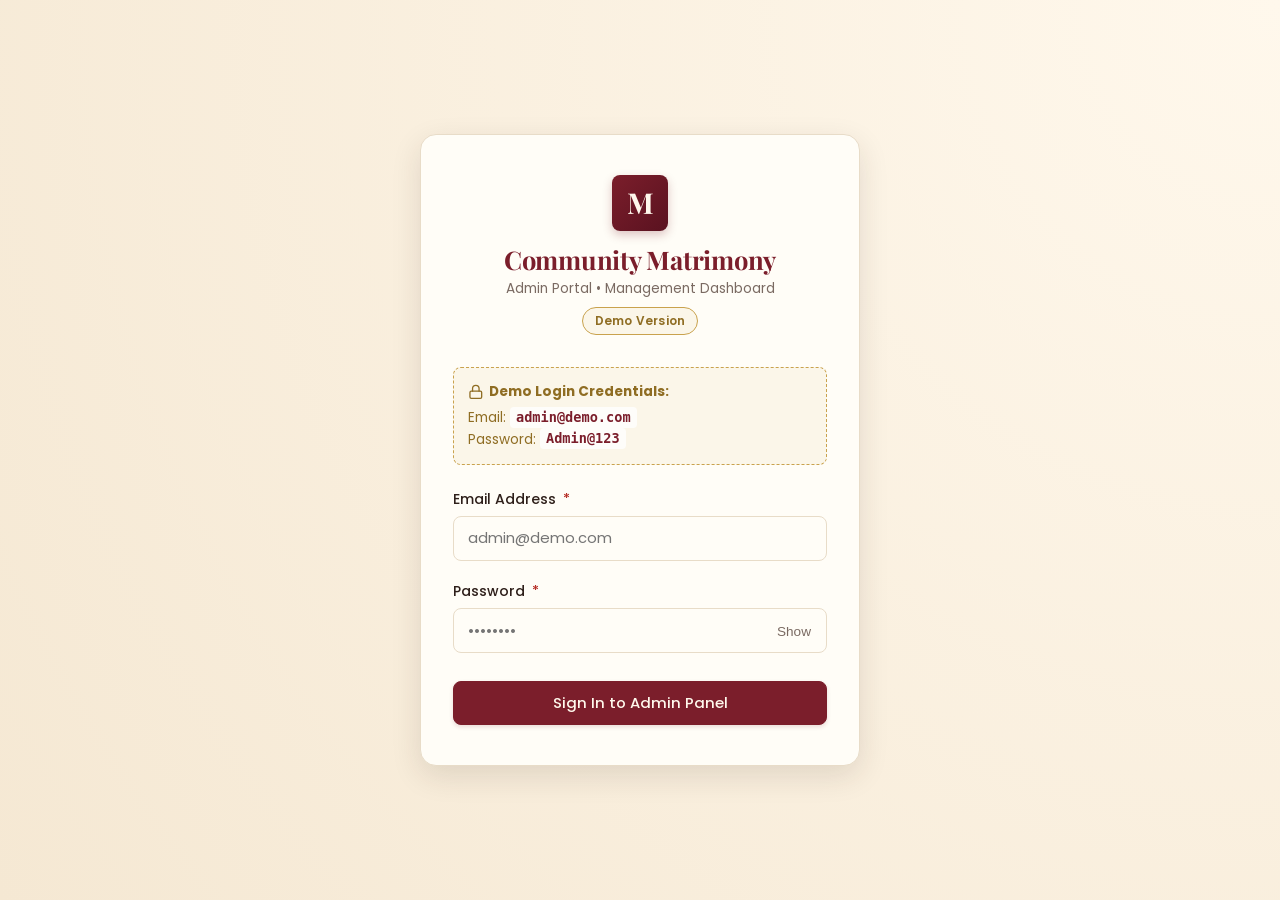
<file: admin/dashboard.html>
<!DOCTYPE html>
<html lang="en">
<head>
  <meta charset="UTF-8">
  <meta name="viewport" content="width=device-width, initial-scale=1.0">
  <title>Dashboard - Matrimonial Admin Panel</title>
  
  <!-- Fonts -->
  <link rel="preconnect" href="https://fonts.googleapis.com">
  <link rel="preconnect" href="https://fonts.gstatic.com" crossorigin>
  <link href="https://fonts.googleapis.com/css2?family=Playfair+Display:wght@600;700&family=Poppins:wght@400;500;600&display=swap" rel="stylesheet">
  
  <!-- Styles -->
  <link rel="stylesheet" href="css/theme.css">
  <link rel="stylesheet" href="css/layout.css">
</head>
<body>

  <div class="app-wrapper">
    <!-- Sidebar -->
    <aside class="sidebar">
      <div class="sidebar-header">
        <div class="sidebar-brand-icon">M</div>
        <div>
          <div class="sidebar-brand-title">Community Matrimony</div>
          <div class="sidebar-brand-subtitle">Admin Panel</div>
        </div>
      </div>

      <nav class="sidebar-nav">
        <div class="nav-section-title">Navigation</div>
        <ul class="nav-list">
          <li class="nav-item">
            <a href="dashboard.html" class="nav-link active">
              <span class="nav-link-icon">
                <svg class="svg-icon" viewBox="0 0 24 24"><rect x="3" y="3" width="7" height="9" rx="1"/><rect x="14" y="3" width="7" height="5" rx="1"/><rect x="14" y="12" width="7" height="9" rx="1"/><rect x="3" y="16" width="7" height="5" rx="1"/></svg>
              </span>
              <span>Dashboard</span>
            </a>
          </li>
          <li class="nav-item">
            <a href="approvals.html" class="nav-link">
              <span class="nav-link-icon">
                <svg class="svg-icon" viewBox="0 0 24 24"><circle cx="12" cy="12" r="9"/><polyline points="12 6 12 16 14"/></svg>
              </span>
              <span>User Approvals</span>
              <span class="nav-badge pending-approvals-badge" style="display: none;">0</span>
            </a>
          </li>
          <li class="nav-item">
            <a href="add-profile.html" class="nav-link">
              <span class="nav-link-icon">
                <svg class="svg-icon" viewBox="0 0 24 24"><path d="M16 21v-2a4 4 0 0 0-4-4H5a4 4 0 0 0-4 4v2"/><circle cx="8.5" cy="7" r="4"/><line x1="20" y1="8" x2="20" y2="14"/><line x1="17" y1="11" x2="23" y2="11"/></svg>
              </span>
              <span>Add Profile</span>
            </a>
          </li>
          <li class="nav-item">
            <a href="profiles.html" class="nav-link">
              <span class="nav-link-icon">
                <svg class="svg-icon" viewBox="0 0 24 24"><path d="M17 21v-2a4 4 0 0 0-4-4H5a4 4 0 0 0-4 4v2"/><circle cx="9" cy="7" r="4"/><path d="M23 21v-2a4 4 0 0 0-3-3.87"/><path d="M16 3.13a4 4 0 0 1 0 7.75"/></svg>
              </span>
              <span>Profiles</span>
            </a>
          </li>
          <li class="nav-item">
            <a href="users.html" class="nav-link">
              <span class="nav-link-icon">
                <svg class="svg-icon" viewBox="0 0 24 24"><path d="M20 21v-2a4 4 0 0 0-4-4H8a4 4 0 0 0-4 4v2"/><circle cx="12" cy="7" r="4"/></svg>
              </span>
              <span>Users</span>
            </a>
          </li>
        </ul>
      </nav>

      <div class="sidebar-footer">
        <button type="button" class="sidebar-footer-btn reset-btn reset-demo-btn">
          <svg class="svg-icon" viewBox="0 0 24 24"><path d="M21.5 2v6h-6"/><path d="M21.34 15.57a10 10 0 1 1-.57-8.38l5.67-5.67"/></svg>
          Reset Demo Data
        </button>
        <button type="button" class="sidebar-footer-btn logout-btn">
          <svg class="svg-icon" viewBox="0 0 24 24"><path d="M9 21H5a2 2 0 0 1-2-2V5a2 2 0 0 1 2-2h4"/><polyline points="16 17 21 12 16 7"/><line x1="21" y1="12" x2="9" y2="12"/></svg>
          Logout
        </button>
      </div>
    </aside>

    <!-- Main Content Area -->
    <main class="main-content">
      <!-- Top Header -->
      <header class="top-header">
        <div class="header-left">
          <button type="button" class="mobile-menu-toggle" aria-label="Toggle Navigation Menu">☰</button>
          <h1 class="page-title">Dashboard Overview</h1>
        </div>
        
        <div class="header-right">
          <span class="badge badge-demo">Demo Version</span>
          <div class="admin-profile">
            <div class="admin-avatar">SA</div>
            <div class="admin-info">
              <span class="admin-name">System Admin</span>
              <span class="admin-role">Administrator</span>
            </div>
          </div>
        </div>
      </header>

      <!-- Page Body -->
      <div class="page-body">
        <!-- Quick Action Header -->
        <div style="display: flex; justify-content: space-between; align-items: center; margin-bottom: 1.5rem; flex-wrap: wrap; gap: 1rem;">
          <div>
            <h2 style="font-size: 1.4rem;">Welcome back, Admin</h2>
            <p style="color: var(--text-soft); font-size: 0.9rem;">Here is what's happening across your community platform today.</p>
          </div>
          <div style="display: flex; gap: 0.75rem; flex-wrap: wrap;">
            <a href="add-profile.html" class="btn btn-primary">
              <svg class="svg-icon" viewBox="0 0 24 24"><line x1="12" y1="5" x2="12" y2="19"/><line x1="5" y1="12" x2="19" y2="12"/></svg> Add Profile
            </a>
            <a href="approvals.html" class="btn btn-secondary">
              <svg class="svg-icon" viewBox="0 0 24 24"><circle cx="12" cy="12" r="9"/><polyline points="12 6 12 16 14"/></svg> Review Pending Users
            </a>
          </div>
        </div>

        <!-- Dynamic Stat Cards Grid -->
        <div class="grid grid-stat-cards" style="margin-bottom: 2rem;">
          <div class="card stat-card">
            <div class="stat-icon users">
              <svg class="svg-icon" viewBox="0 0 24 24" style="width: 28px; height: 28px;"><path d="M17 21v-2a4 4 0 0 0-4-4H5a4 4 0 0 0-4 4v2"/><circle cx="9" cy="7" r="4"/><path d="M23 21v-2a4 4 0 0 0-3-3.87"/><path d="M16 3.13a4 4 0 0 1 0 7.75"/></svg>
            </div>
            <div class="stat-details">
              <span class="stat-value" id="stat-total-users">0</span>
              <span class="stat-label">Total Users</span>
            </div>
          </div>

          <div class="card stat-card">
            <div class="stat-icon profiles">
              <svg class="svg-icon" viewBox="0 0 24 24" style="width: 28px; height: 28px;"><path d="M20 21v-2a4 4 0 0 0-4-4H8a4 4 0 0 0-4 4v2"/><circle cx="12" cy="7" r="4"/></svg>
            </div>
            <div class="stat-details">
              <span class="stat-value" id="stat-total-profiles">0</span>
              <span class="stat-label">Total Profiles</span>
            </div>
          </div>

          <div class="card stat-card">
            <div class="stat-icon pending">
              <svg class="svg-icon" viewBox="0 0 24 24" style="width: 28px; height: 28px;"><circle cx="12" cy="12" r="9"/><polyline points="12 6 12 16 14"/></svg>
            </div>
            <div class="stat-details">
              <span class="stat-value" id="stat-pending-approvals">0</span>
              <span class="stat-label">Pending Approvals</span>
            </div>
          </div>

          <div class="card stat-card">
            <div class="stat-icon weekly">
              <svg class="svg-icon" viewBox="0 0 24 24" style="width: 28px; height: 28px;"><polyline points="23 6 13.5 15.5 8.5 10.5 1 18"/><polyline points="17 6 23 6 23 12"/></svg>
            </div>
            <div class="stat-details">
              <span class="stat-value" id="stat-new-this-week">0</span>
              <span class="stat-label">New This Week</span>
            </div>
          </div>
        </div>

        <!-- Visual Canvas Analytics Charts Grid -->
        <div class="grid grid-cols-2" style="margin-bottom: 2rem;">
          <!-- Profile Status Breakdown (Donut Chart) -->
          <div class="card">
            <div class="card-header">
              <h3 class="card-title">
                <svg class="svg-icon" viewBox="0 0 24 24"><path d="M21.21 15.89A10 10 0 1 1 8 2.83"/><path d="M22 12A10 10 0 0 0 12 2v10z"/></svg>
                Profile Status Distribution
              </h3>
            </div>
            <div class="chart-container-box">
              <canvas id="profile-donut-canvas"></canvas>
            </div>
          </div>

          <!-- User Registration Status (Bar Chart) -->
          <div class="card">
            <div class="card-header">
              <h3 class="card-title">
                <svg class="svg-icon" viewBox="0 0 24 24"><line x1="18" y1="20" x2="18" y2="10"/><line x1="12" y1="20" x2="12" y2="4"/><line x1="6" y1="20" x2="6" y2="14"/></svg>
                User Account Status Breakdown
              </h3>
            </div>
            <div class="chart-container-box">
              <canvas id="user-bar-canvas"></canvas>
            </div>
          </div>
        </div>

        <!-- Activity & Quick Stats Layout -->
        <div class="grid grid-cols-3">
          <!-- Recent Activity (2 Cols) -->
          <div class="card" style="grid-column: span 2;">
            <div class="card-header">
              <h3 class="card-title">
                <svg class="svg-icon" viewBox="0 0 24 24"><polyline points="22 12 18 12 15 21 9 3 6 12 2 12"/></svg>
                Recent System Activity
              </h3>
              <span style="font-size: 0.8rem; color: var(--text-soft);">Last 8 Actions</span>
            </div>
            <div id="activity-list-container">
              <!-- Rendered via JS -->
            </div>
          </div>

          <!-- Quick Overview Summary Card (1 Col) -->
          <div class="card">
            <div class="card-header">
              <h3 class="card-title">
                <svg class="svg-icon" viewBox="0 0 24 24"><path d="M21.21 15.89A10 10 0 1 1 8 2.83"/><path d="M22 12A10 10 0 0 0 12 2v10z"/></svg>
                Quick Insights
              </h3>
            </div>
            <div style="display: flex; flex-direction: column; gap: 1rem; font-size: 0.9rem;">
              <div style="display: flex; justify-content: space-between; padding-bottom: 0.5rem; border-bottom: 1px solid var(--border);">
                <span style="color: var(--text-soft);">Approved Users</span>
                <strong id="summary-approved-users" style="color: var(--success);">0</strong>
              </div>
              <div style="display: flex; justify-content: space-between; padding-bottom: 0.5rem; border-bottom: 1px solid var(--border);">
                <span style="color: var(--text-soft);">Published Profiles</span>
                <strong id="summary-published-profiles" style="color: var(--maroon);">0</strong>
              </div>
              <div style="display: flex; justify-content: space-between; padding-bottom: 0.5rem; border-bottom: 1px solid var(--border);">
                <span style="color: var(--text-soft);">Hidden Profiles</span>
                <strong id="summary-hidden-profiles" style="color: var(--info);">0</strong>
              </div>
              <div style="display: flex; justify-content: space-between; padding-bottom: 0.5rem; border-bottom: 1px solid var(--border);">
                <span style="color: var(--text-soft);">Draft Profiles</span>
                <strong id="summary-draft-profiles" style="color: var(--warning);">0</strong>
              </div>
              <div style="margin-top: 0.5rem; text-align: center;">
                <a href="profiles.html" class="btn btn-outline btn-sm" style="width: 100%;">View All Profiles</a>
              </div>
            </div>
          </div>
        </div>

      </div>
    </main>
  </div>

  <!-- JavaScript Modules -->
  <script src="js/store.js"></script>
  <script src="js/ui.js"></script>
  <script src="js/validators.js"></script>
  <script src="js/auth.js"></script>
  <script src="js/dashboard.js"></script>
</body>
</html>
</file>
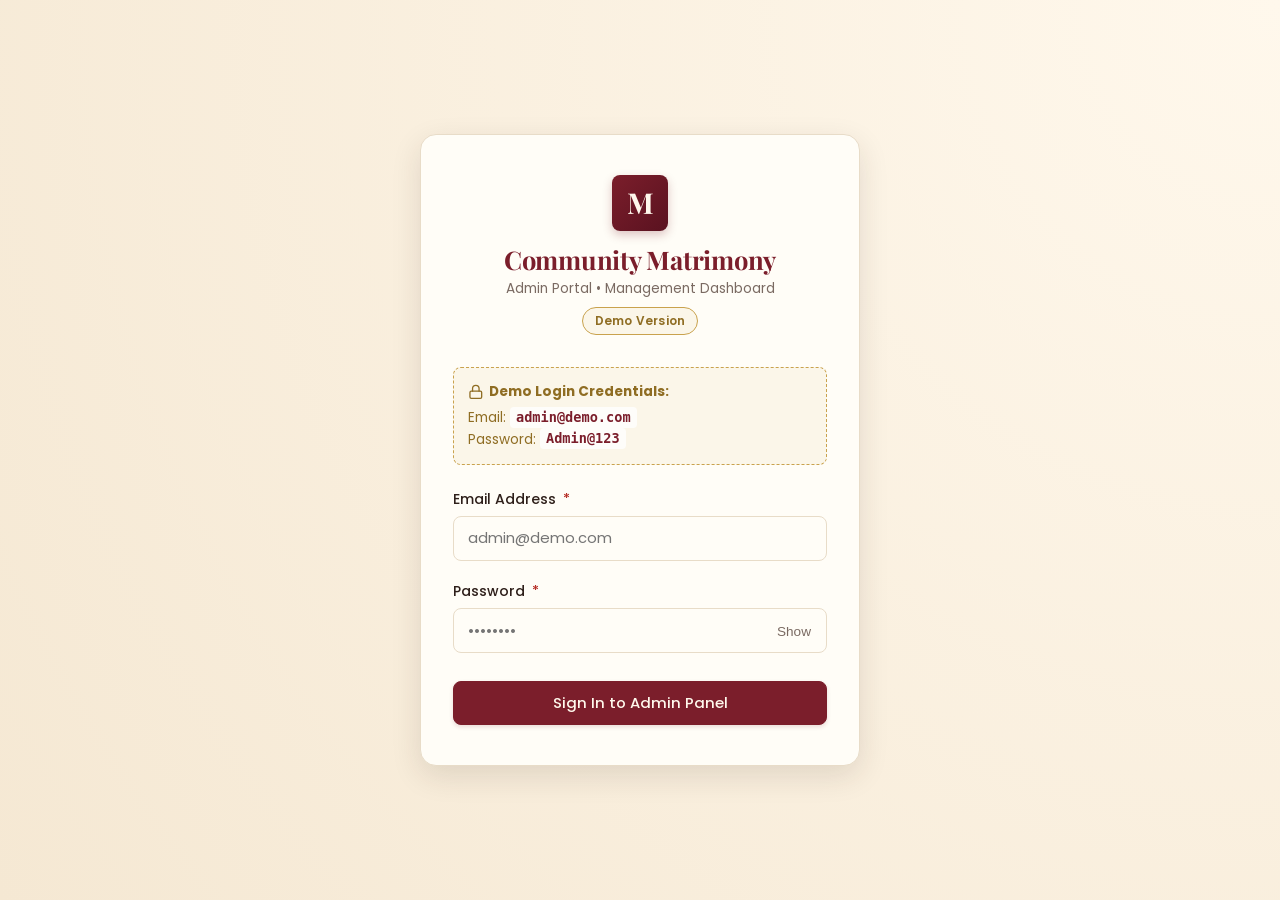
<file: admin/profiles.html>
<!DOCTYPE html>
<html lang="en">
<head>
  <meta charset="UTF-8">
  <meta name="viewport" content="width=device-width, initial-scale=1.0">
  <title>Manage Profiles - Matrimonial Admin Panel</title>
  
  <!-- Fonts -->
  <link rel="preconnect" href="https://fonts.googleapis.com">
  <link rel="preconnect" href="https://fonts.gstatic.com" crossorigin>
  <link href="https://fonts.googleapis.com/css2?family=Playfair+Display:wght@600;700&family=Poppins:wght@400;500;600&display=swap" rel="stylesheet">
  
  <!-- Styles -->
  <link rel="stylesheet" href="css/theme.css">
  <link rel="stylesheet" href="css/layout.css">
  <style>
    .avatar-thumb {
      width: 44px;
      height: 44px;
      border-radius: var(--radius-md);
      object-fit: cover;
      border: 1px solid var(--border);
      background-color: var(--cream);
    }

    .pagination-bar {
      display: flex;
      align-items: center;
      justify-content: space-between;
      margin-top: 1.5rem;
      padding-top: 1rem;
      border-top: 1px solid var(--border);
      flex-wrap: wrap;
      gap: 1rem;
    }

    .pagination-controls {
      display: flex;
      align-items: center;
      gap: 0.35rem;
    }

    .page-btn {
      min-width: 36px;
      height: 36px;
      padding: 0 0.5rem;
      font-size: 0.85rem;
      border-radius: var(--radius-sm);
      border: 1px solid var(--border);
      background: var(--ivory);
      cursor: pointer;
    }

    .page-btn.active {
      background: var(--maroon);
      color: var(--cream);
      border-color: var(--maroon);
      font-weight: bold;
    }

    .page-btn:disabled {
      opacity: 0.5;
      cursor: not-allowed;
    }

    /* Mobile Responsive Card Layout for Profiles */
    @media (max-width: 768px) {
      .table-responsive {
        display: none;
      }

      .mobile-cards-list {
        display: flex;
        flex-direction: column;
        gap: 1rem;
      }

      .profile-mobile-card {
        background: var(--ivory);
        border: 1px solid var(--border);
        border-radius: var(--radius-lg);
        padding: 1rem;
        display: flex;
        flex-direction: column;
        gap: 0.75rem;
      }
    }

    @media (min-width: 769px) {
      .mobile-cards-list {
        display: none;
      }
    }
  </style>
</head>
<body>

  <div class="app-wrapper">
    <!-- Sidebar -->
    <aside class="sidebar">
      <div class="sidebar-header">
        <div class="sidebar-brand-icon">M</div>
        <div>
          <div class="sidebar-brand-title">Community Matrimony</div>
          <div class="sidebar-brand-subtitle">Admin Panel</div>
        </div>
      </div>

      <nav class="sidebar-nav">
        <div class="nav-section-title">Navigation</div>
        <ul class="nav-list">
          <li class="nav-item">
            <a href="dashboard.html" class="nav-link">
              <span class="nav-link-icon">
                <svg class="svg-icon" viewBox="0 0 24 24"><rect x="3" y="3" width="7" height="9" rx="1"/><rect x="14" y="3" width="7" height="5" rx="1"/><rect x="14" y="12" width="7" height="9" rx="1"/><rect x="3" y="16" width="7" height="5" rx="1"/></svg>
              </span>
              <span>Dashboard</span>
            </a>
          </li>
          <li class="nav-item">
            <a href="approvals.html" class="nav-link">
              <span class="nav-link-icon">
                <svg class="svg-icon" viewBox="0 0 24 24"><circle cx="12" cy="12" r="9"/><polyline points="12 6 12 16 14"/></svg>
              </span>
              <span>User Approvals</span>
              <span class="nav-badge pending-approvals-badge" style="display: none;">0</span>
            </a>
          </li>
          <li class="nav-item">
            <a href="add-profile.html" class="nav-link">
              <span class="nav-link-icon">
                <svg class="svg-icon" viewBox="0 0 24 24"><path d="M16 21v-2a4 4 0 0 0-4-4H5a4 4 0 0 0-4 4v2"/><circle cx="8.5" cy="7" r="4"/><line x1="20" y1="8" x2="20" y2="14"/><line x1="17" y1="11" x2="23" y2="11"/></svg>
              </span>
              <span>Add Profile</span>
            </a>
          </li>
          <li class="nav-item">
            <a href="profiles.html" class="nav-link active">
              <span class="nav-link-icon">
                <svg class="svg-icon" viewBox="0 0 24 24"><path d="M17 21v-2a4 4 0 0 0-4-4H5a4 4 0 0 0-4 4v2"/><circle cx="9" cy="7" r="4"/><path d="M23 21v-2a4 4 0 0 0-3-3.87"/><path d="M16 3.13a4 4 0 0 1 0 7.75"/></svg>
              </span>
              <span>Profiles</span>
            </a>
          </li>
          <li class="nav-item">
            <a href="users.html" class="nav-link">
              <span class="nav-link-icon">
                <svg class="svg-icon" viewBox="0 0 24 24"><path d="M20 21v-2a4 4 0 0 0-4-4H8a4 4 0 0 0-4 4v2"/><circle cx="12" cy="7" r="4"/></svg>
              </span>
              <span>Users</span>
            </a>
          </li>
        </ul>
      </nav>

      <div class="sidebar-footer">
        <button type="button" class="sidebar-footer-btn reset-btn reset-demo-btn">
          <svg class="svg-icon" viewBox="0 0 24 24"><path d="M21.5 2v6h-6"/><path d="M21.34 15.57a10 10 0 1 1-.57-8.38l5.67-5.67"/></svg>
          Reset Demo Data
        </button>
        <button type="button" class="sidebar-footer-btn logout-btn">
          <svg class="svg-icon" viewBox="0 0 24 24"><path d="M9 21H5a2 2 0 0 1-2-2V5a2 2 0 0 1 2-2h4"/><polyline points="16 17 21 12 16 7"/><line x1="21" y1="12" x2="9" y2="12"/></svg>
          Logout
        </button>
      </div>
    </aside>

    <!-- Main Content Area -->
    <main class="main-content">
      <!-- Top Header -->
      <header class="top-header">
        <div class="header-left">
          <button type="button" class="mobile-menu-toggle" aria-label="Toggle Navigation Menu">☰</button>
          <h1 class="page-title">Manage Profiles</h1>
        </div>
        
        <div class="header-right">
          <span class="badge badge-demo">Demo Version</span>
          <div class="admin-profile">
            <div class="admin-avatar">SA</div>
            <div class="admin-info">
              <span class="admin-name">System Admin</span>
              <span class="admin-role">Administrator</span>
            </div>
          </div>
        </div>
      </header>

      <!-- Page Body -->
      <div class="page-body">
        
        <!-- Filter Bar -->
        <div class="filter-bar">
          <div class="filter-inputs">
            <!-- Search -->
            <div class="search-input-wrap">
              <span class="search-icon">
                <svg class="svg-icon" viewBox="0 0 24 24"><circle cx="11" cy="11" r="8"/><line x1="21" y1="21" x2="16.65" y2="16.65"/></svg>
              </span>
              <input type="text" id="search-input" class="form-control" placeholder="Search by name, city, or phone...">
            </div>

            <!-- Status Filter -->
            <select id="filter-status" class="form-select" style="width: auto; min-width: 140px;">
              <option value="all">All Statuses</option>
              <option value="published">Published</option>
              <option value="hidden">Hidden</option>
              <option value="draft">Draft</option>
            </select>

            <!-- Gender Filter -->
            <select id="filter-gender" class="form-select" style="width: auto; min-width: 130px;">
              <option value="all">All Genders</option>
              <option value="male">Male</option>
              <option value="female">Female</option>
            </select>

            <!-- Age Range Filter -->
            <select id="filter-age" class="form-select" style="width: auto; min-width: 140px;">
              <option value="all">All Ages</option>
              <option value="18-25">18 - 25 Yrs</option>
              <option value="26-30">26 - 30 Yrs</option>
              <option value="31-35">31 - 35 Yrs</option>
              <option value="36+">36+ Yrs</option>
            </select>

            <!-- Sort -->
            <select id="filter-sort" class="form-select" style="width: auto; min-width: 140px;">
              <option value="newest">Newest First</option>
              <option value="oldest">Oldest First</option>
            </select>
          </div>

          <a href="add-profile.html" class="btn btn-primary" style="white-space: nowrap;">
            <svg class="svg-icon" viewBox="0 0 24 24"><line x1="12" y1="5" x2="12" y2="19"/><line x1="5" y1="12" x2="19" y2="12"/></svg> Add New Profile
          </a>
        </div>

        <!-- Profiles Container Card -->
        <div class="card">
          <!-- Desktop Table View -->
          <div class="table-responsive">
            <table class="table" id="profiles-table">
              <thead>
                <tr>
                  <th>Photo</th>
                  <th>Name</th>
                  <th>Age / Gender</th>
                  <th>City</th>
                  <th>Profession</th>
                  <th>Masked Contact</th>
                  <th>Status</th>
                  <th>Updated Date</th>
                  <th style="text-align: right;">Actions</th>
                </tr>
              </thead>
              <tbody id="profiles-tbody">
                <!-- Rendered dynamically -->
              </tbody>
            </table>
          </div>

          <!-- Mobile Cards View -->
          <div class="mobile-cards-list" id="profiles-mobile-list">
            <!-- Rendered dynamically on mobile -->
          </div>

          <!-- Empty State Container -->
          <div id="profiles-empty-container"></div>

          <!-- Pagination Bar -->
          <div class="pagination-bar" id="pagination-bar" style="display: none;">
            <div style="font-size: 0.85rem; color: var(--text-soft);" id="pagination-info">
              Showing 1-10 of 15 profiles
            </div>
            <div class="pagination-controls" id="pagination-controls">
              <!-- Rendered dynamically -->
            </div>
          </div>
        </div>

      </div>
    </main>
  </div>

  <!-- JavaScript Modules -->
  <script src="../user/js/directory.js"></script>
  <script src="js/store.js"></script>
  <script src="js/ui.js"></script>
  <script src="js/validators.js"></script>
  <script src="js/auth.js"></script>
  <script src="js/profiles.js"></script>
</body>
</html>
</file>
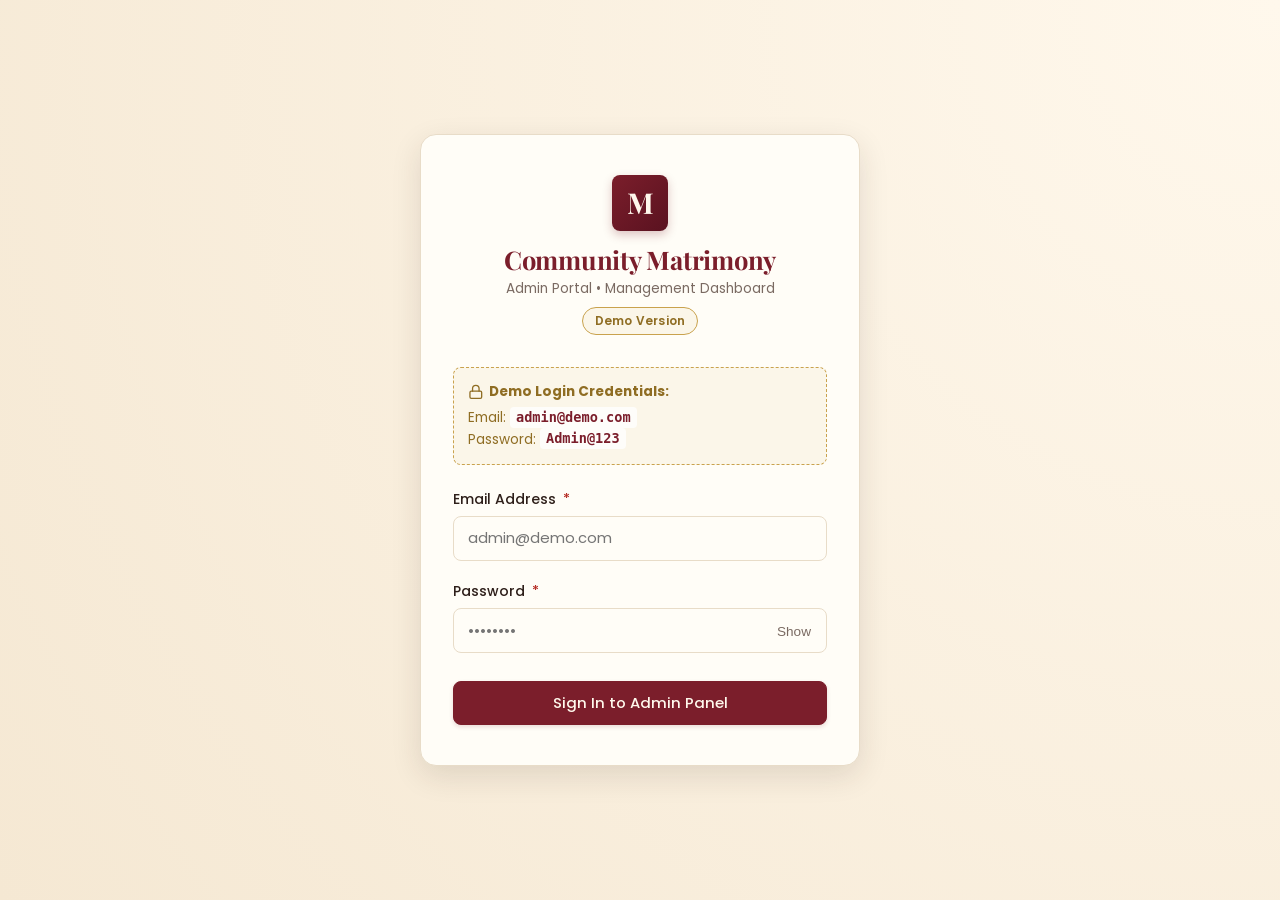
<file: admin/users.html>
<!DOCTYPE html>
<html lang="en">
<head>
  <meta charset="UTF-8">
  <meta name="viewport" content="width=device-width, initial-scale=1.0">
  <title>Manage Users - Matrimonial Admin Panel</title>
  
  <!-- Fonts -->
  <link rel="preconnect" href="https://fonts.googleapis.com">
  <link rel="preconnect" href="https://fonts.gstatic.com" crossorigin>
  <link href="https://fonts.googleapis.com/css2?family=Playfair+Display:wght@600;700&family=Poppins:wght@400;500;600&display=swap" rel="stylesheet">
  
  <!-- Styles -->
  <link rel="stylesheet" href="css/theme.css">
  <link rel="stylesheet" href="css/layout.css">
  <style>
    @media (max-width: 768px) {
      .table-responsive {
        display: none;
      }

      .mobile-cards-list {
        display: flex;
        flex-direction: column;
        gap: 1rem;
      }

      .user-mobile-card {
        background: var(--ivory);
        border: 1px solid var(--border);
        border-radius: var(--radius-lg);
        padding: 1rem;
        display: flex;
        flex-direction: column;
        gap: 0.75rem;
      }
    }

    @media (min-width: 769px) {
      .mobile-cards-list {
        display: none;
      }
    }
  </style>
</head>
<body>

  <div class="app-wrapper">
    <!-- Sidebar -->
    <aside class="sidebar">
      <div class="sidebar-header">
        <div class="sidebar-brand-icon">M</div>
        <div>
          <div class="sidebar-brand-title">Community Matrimony</div>
          <div class="sidebar-brand-subtitle">Admin Panel</div>
        </div>
      </div>

      <nav class="sidebar-nav">
        <div class="nav-section-title">Navigation</div>
        <ul class="nav-list">
          <li class="nav-item">
            <a href="dashboard.html" class="nav-link">
              <span class="nav-link-icon">
                <svg class="svg-icon" viewBox="0 0 24 24"><rect x="3" y="3" width="7" height="9" rx="1"/><rect x="14" y="3" width="7" height="5" rx="1"/><rect x="14" y="12" width="7" height="9" rx="1"/><rect x="3" y="16" width="7" height="5" rx="1"/></svg>
              </span>
              <span>Dashboard</span>
            </a>
          </li>
          <li class="nav-item">
            <a href="approvals.html" class="nav-link">
              <span class="nav-link-icon">
                <svg class="svg-icon" viewBox="0 0 24 24"><circle cx="12" cy="12" r="9"/><polyline points="12 6 12 16 14"/></svg>
              </span>
              <span>User Approvals</span>
              <span class="nav-badge pending-approvals-badge" style="display: none;">0</span>
            </a>
          </li>
          <li class="nav-item">
            <a href="add-profile.html" class="nav-link">
              <span class="nav-link-icon">
                <svg class="svg-icon" viewBox="0 0 24 24"><path d="M16 21v-2a4 4 0 0 0-4-4H5a4 4 0 0 0-4 4v2"/><circle cx="8.5" cy="7" r="4"/><line x1="20" y1="8" x2="20" y2="14"/><line x1="17" y1="11" x2="23" y2="11"/></svg>
              </span>
              <span>Add Profile</span>
            </a>
          </li>
          <li class="nav-item">
            <a href="profiles.html" class="nav-link">
              <span class="nav-link-icon">
                <svg class="svg-icon" viewBox="0 0 24 24"><path d="M17 21v-2a4 4 0 0 0-4-4H5a4 4 0 0 0-4 4v2"/><circle cx="9" cy="7" r="4"/><path d="M23 21v-2a4 4 0 0 0-3-3.87"/><path d="M16 3.13a4 4 0 0 1 0 7.75"/></svg>
              </span>
              <span>Profiles</span>
            </a>
          </li>
          <li class="nav-item">
            <a href="users.html" class="nav-link active">
              <span class="nav-link-icon">
                <svg class="svg-icon" viewBox="0 0 24 24"><path d="M20 21v-2a4 4 0 0 0-4-4H8a4 4 0 0 0-4 4v2"/><circle cx="12" cy="7" r="4"/></svg>
              </span>
              <span>Users</span>
            </a>
          </li>
        </ul>
      </nav>

      <div class="sidebar-footer">
        <button type="button" class="sidebar-footer-btn reset-btn reset-demo-btn">
          <svg class="svg-icon" viewBox="0 0 24 24"><path d="M21.5 2v6h-6"/><path d="M21.34 15.57a10 10 0 1 1-.57-8.38l5.67-5.67"/></svg>
          Reset Demo Data
        </button>
        <button type="button" class="sidebar-footer-btn logout-btn">
          <svg class="svg-icon" viewBox="0 0 24 24"><path d="M9 21H5a2 2 0 0 1-2-2V5a2 2 0 0 1 2-2h4"/><polyline points="16 17 21 12 16 7"/><line x1="21" y1="12" x2="9" y2="12"/></svg>
          Logout
        </button>
      </div>
    </aside>

    <!-- Main Content Area -->
    <main class="main-content">
      <!-- Top Header -->
      <header class="top-header">
        <div class="header-left">
          <button type="button" class="mobile-menu-toggle" aria-label="Toggle Navigation Menu">☰</button>
          <h1 class="page-title">Manage Registered Users</h1>
        </div>
        
        <div class="header-right">
          <span class="badge badge-demo">Demo Version</span>
          <div class="admin-profile">
            <div class="admin-avatar">SA</div>
            <div class="admin-info">
              <span class="admin-name">System Admin</span>
              <span class="admin-role">Administrator</span>
            </div>
          </div>
        </div>
      </header>

      <!-- Page Body -->
      <div class="page-body">
        
        <!-- Filter Bar -->
        <div class="filter-bar">
          <div class="filter-inputs">
            <!-- Search -->
            <div class="search-input-wrap">
              <span class="search-icon">
                <svg class="svg-icon" viewBox="0 0 24 24"><circle cx="11" cy="11" r="8"/><line x1="21" y1="21" x2="16.65" y2="16.65"/></svg>
              </span>
              <input type="text" id="user-search-input" class="form-control" placeholder="Search by user name, phone, or city...">
            </div>

            <!-- Status Filter -->
            <select id="user-status-filter" class="form-select" style="width: auto; min-width: 150px;">
              <option value="all">All Statuses</option>
              <option value="approved">Approved</option>
              <option value="pending">Pending</option>
              <option value="rejected">Rejected</option>
              <option value="blocked">Blocked</option>
            </select>
          </div>
        </div>

        <!-- Users Container Card -->
        <div class="card">
          <!-- Desktop Table View -->
          <div class="table-responsive">
            <table class="table" id="users-table">
              <thead>
                <tr>
                  <th>User Name</th>
                  <th>Masked Phone</th>
                  <th>City</th>
                  <th>Relationship</th>
                  <th>Status</th>
                  <th>Registration Date</th>
                  <th style="text-align: right;">Actions</th>
                </tr>
              </thead>
              <tbody id="users-tbody">
                <!-- Rendered dynamically -->
              </tbody>
            </table>
          </div>

          <!-- Mobile Cards View -->
          <div class="mobile-cards-list" id="users-mobile-list">
            <!-- Rendered dynamically on mobile -->
          </div>
          
          <div id="users-empty-container"></div>
        </div>

      </div>
    </main>
  </div>

  <!-- JavaScript Modules -->
  <script src="js/store.js"></script>
  <script src="js/ui.js"></script>
  <script src="js/validators.js"></script>
  <script src="js/auth.js"></script>
  <script src="js/users.js"></script>
</body>
</html>
</file>
<file: admin/css/theme.css>
/* ==========================================================================
   THEME.CSS - Premium UI Design Tokens, Typography, Buttons, Cards, Forms, Badges
   ========================================================================== */

:root {
  /* Color Palette - Premium Matrimonial Theme */
  --cream: #FFF8EC;        /* Main Page Background */
  --ivory: #FFFDF7;        /* Cards & Surface Background */
  --maroon: #7B1E2B;       /* Primary Brand, Primary Buttons, Active Items */
  --maroon-deep: #5A1220;  /* Hover/Pressed, Sidebar Dark Background */
  --gold: #C9A24D;         /* Badges, Accents, Highlights */
  --gold-light: #FBF6E9;   /* Soft Gold Tint */
  --gold-dark: #8F6D23;    /* Muted Gold Text */
  --text: #2E1F1A;         /* Primary Text */
  --text-soft: #7A6A62;    /* Muted Text */
  --border: #E8DCC8;      /* Thin Sand Border */
  --border-focus: #7B1E2B; /* Input Focus Border */

  /* Status Colors */
  --success: #2E7D4F;      /* Green Status / Approved */
  --success-bg: #EAF5EF;
  --danger: #B3261E;       /* Red Status / Rejected / Delete */
  --danger-bg: #FDF2F2;
  --warning: #B7791F;      /* Amber / Pending / Draft */
  --warning-bg: #FEF9EB;
  --info: #1976D2;         /* Info / Hidden */
  --info-bg: #EBF3FA;

  /* Typography */
  --font-body: 'Poppins', -apple-system, BlinkMacSystemFont, "Segoe UI", Roboto, Helvetica, Arial, sans-serif;
  --font-heading: 'Playfair Display', Georgia, serif;

  /* Shadows & Radius */
  --radius-sm: 6px;
  --radius-md: 8px;
  --radius-lg: 12px;
  --radius-xl: 16px;
  --shadow-xs: 0 1px 2px rgba(46, 31, 26, 0.04);
  --shadow-sm: 0 2px 6px rgba(46, 31, 26, 0.06);
  --shadow-md: 0 4px 14px rgba(46, 31, 26, 0.08);
  --shadow-lg: 0 10px 30px rgba(46, 31, 26, 0.12);

  /* Transitions */
  --transition-fast: 0.15s cubic-bezier(0.4, 0, 0.2, 1);
  --transition-normal: 0.25s cubic-bezier(0.4, 0, 0.2, 1);
}

/* Reset & Base Styles */
*, *::before, *::after {
  box-sizing: border-box;
  margin: 0;
  padding: 0;
}

html {
  font-size: 16px;
  scroll-behavior: smooth;
  -webkit-text-size-adjust: 100%;
}

body {
  font-family: var(--font-body);
  background-color: var(--cream);
  color: var(--text);
  line-height: 1.5;
  font-size: 1rem;
  min-height: 100vh;
  overflow-x: hidden;
  -webkit-font-smoothing: antialiased;
}

h1, h2, h3, h4, h5, h6 {
  font-family: var(--font-heading);
  color: var(--maroon);
  line-height: 1.25;
  font-weight: 700;
  letter-spacing: -0.01em;
}

h1 { font-size: clamp(1.4rem, 4vw, 1.85rem); }
h2 { font-size: clamp(1.2rem, 3vw, 1.45rem); }
h3 { font-size: clamp(1.05rem, 2.5vw, 1.2rem); }
h4 { font-size: 1.05rem; }

a {
  color: var(--maroon);
  text-decoration: none;
  transition: color var(--transition-fast);
}

a:hover {
  color: var(--maroon-deep);
  text-decoration: underline;
}

/* SVG Icon Helper Styles */
.svg-icon {
  width: 1.15em;
  height: 1.15em;
  fill: none;
  stroke: currentColor;
  stroke-width: 2;
  stroke-linecap: round;
  stroke-linejoin: round;
  display: inline-block;
  vertical-align: -0.15em;
  flex-shrink: 0;
}

/* Card Component */
.card {
  background-color: var(--ivory);
  border: 1px solid var(--border);
  border-radius: var(--radius-lg);
  padding: clamp(1rem, 3vw, 1.5rem);
  box-shadow: var(--shadow-sm);
  transition: box-shadow var(--transition-normal), border-color var(--transition-normal);
  width: 100%;
}

.card:hover {
  box-shadow: var(--shadow-md);
}

.card-header {
  display: flex;
  justify-content: space-between;
  align-items: center;
  margin-bottom: 1.25rem;
  padding-bottom: 0.75rem;
  border-bottom: 1px solid var(--border);
  flex-wrap: wrap;
  gap: 0.5rem;
}

.card-title {
  font-family: var(--font-heading);
  font-size: 1.25rem;
  color: var(--maroon);
  display: flex;
  align-items: center;
  gap: 0.6rem;
}

/* Button Components */
.btn {
  display: inline-flex;
  align-items: center;
  justify-content: center;
  gap: 0.5rem;
  min-height: 44px;
  padding: 0.6rem 1.25rem;
  font-family: var(--font-body);
  font-size: 0.925rem;
  font-weight: 500;
  border-radius: var(--radius-md);
  border: 1px solid transparent;
  cursor: pointer;
  transition: all var(--transition-fast);
  user-select: none;
  text-decoration: none !important;
  white-space: nowrap;
  touch-action: manipulation;
}

.btn:focus-visible {
  outline: 2px solid var(--gold);
  outline-offset: 2px;
}

.btn-primary {
  background-color: var(--maroon);
  color: var(--cream);
  border-color: var(--maroon);
  box-shadow: 0 2px 4px rgba(123, 30, 43, 0.15);
}

.btn-primary:hover {
  background-color: var(--maroon-deep);
  border-color: var(--maroon-deep);
  color: var(--cream);
  box-shadow: 0 4px 8px rgba(123, 30, 43, 0.25);
}

.btn-secondary {
  background-color: transparent;
  color: var(--maroon);
  border-color: var(--maroon);
}

.btn-secondary:hover {
  background-color: rgba(123, 30, 43, 0.06);
}

.btn-outline {
  background-color: var(--ivory);
  color: var(--text);
  border-color: var(--border);
}

.btn-outline:hover {
  background-color: var(--cream);
  border-color: var(--text-soft);
  color: var(--maroon);
}

.btn-success {
  background-color: var(--success);
  color: #ffffff;
}

.btn-success:hover {
  background-color: #23633e;
}

.btn-danger {
  background-color: var(--danger);
  color: #ffffff;
}

.btn-danger:hover {
  background-color: #921c15;
}

.btn-warning {
  background-color: var(--warning);
  color: #ffffff;
}

.btn-warning:hover {
  background-color: #966115;
}

.btn-sm {
  min-height: 38px;
  padding: 0.35rem 0.75rem;
  font-size: 0.85rem;
  border-radius: var(--radius-sm);
}

.btn-lg {
  min-height: 50px;
  padding: 0.8rem 1.75rem;
  font-size: 1.05rem;
}

.btn:disabled {
  opacity: 0.6;
  cursor: not-allowed;
  pointer-events: none;
}

/* Forms & Inputs */
.form-group {
  margin-bottom: 1.25rem;
}

.form-label {
  display: block;
  font-size: 0.875rem;
  font-weight: 500;
  color: var(--text);
  margin-bottom: 0.4rem;
}

.form-label .required {
  color: var(--danger);
  margin-left: 0.2rem;
}

.form-control, .form-select, textarea.form-control {
  width: 100%;
  min-height: 44px;
  padding: 0.65rem 0.9rem;
  font-family: var(--font-body);
  font-size: 0.925rem;
  color: var(--text);
  background-color: var(--ivory);
  border: 1px solid var(--border);
  border-radius: var(--radius-md);
  transition: border-color var(--transition-fast), box-shadow var(--transition-fast);
}

textarea.form-control {
  min-height: 100px;
  resize: vertical;
}

.form-control:focus, .form-select:focus, textarea.form-control:focus {
  outline: none;
  border-color: var(--maroon);
  box-shadow: 0 0 0 3px rgba(123, 30, 43, 0.15);
}

.form-control.is-invalid, .form-select.is-invalid {
  border-color: var(--danger);
  box-shadow: 0 0 0 3px rgba(179, 38, 30, 0.12);
}

.invalid-feedback {
  font-size: 0.8rem;
  color: var(--danger);
  margin-top: 0.35rem;
  display: none;
  font-weight: 500;
}

.is-invalid + .invalid-feedback,
.form-group.has-error .invalid-feedback {
  display: block;
}

.form-hint {
  font-size: 0.8rem;
  color: var(--text-soft);
  margin-top: 0.3rem;
}

/* Status Badges */
.badge {
  display: inline-flex;
  align-items: center;
  gap: 0.35rem;
  padding: 0.25rem 0.7rem;
  font-size: 0.75rem;
  font-weight: 600;
  border-radius: 50px;
  text-transform: capitalize;
  letter-spacing: 0.02em;
}

.badge-demo {
  background-color: var(--gold-light);
  color: var(--gold-dark);
  border: 1px solid var(--gold);
}

.badge-approved, .badge-published {
  background-color: var(--success-bg);
  color: var(--success);
  border: 1px solid rgba(46, 125, 79, 0.25);
}

.badge-pending, .badge-draft {
  background-color: var(--warning-bg);
  color: var(--warning);
  border: 1px solid rgba(183, 121, 31, 0.25);
}

.badge-rejected, .badge-blocked {
  background-color: var(--danger-bg);
  color: var(--danger);
  border: 1px solid rgba(179, 38, 30, 0.25);
}

.badge-hidden {
  background-color: var(--info-bg);
  color: var(--info);
  border: 1px solid rgba(25, 118, 210, 0.25);
}

/* Tables */
.table-responsive {
  width: 100%;
  overflow-x: auto;
  -webkit-overflow-scrolling: touch;
}

.table {
  width: 100%;
  border-collapse: collapse;
  text-align: left;
  font-size: 0.9rem;
}

.table th {
  background-color: rgba(123, 30, 43, 0.04);
  color: var(--maroon);
  font-family: var(--font-body);
  font-weight: 600;
  padding: 0.85rem 1rem;
  border-bottom: 2px solid var(--border);
  white-space: nowrap;
}

.table td {
  padding: 0.85rem 1rem;
  border-bottom: 1px solid var(--border);
  vertical-align: middle;
}

.table tbody tr {
  transition: background-color var(--transition-fast);
  cursor: pointer;
}

.table tbody tr:hover {
  background-color: rgba(201, 162, 77, 0.06);
}

/* Modals */
.modal-backdrop {
  position: fixed;
  top: 0;
  left: 0;
  width: 100vw;
  height: 100vh;
  background-color: rgba(46, 31, 26, 0.55);
  backdrop-filter: blur(3px);
  z-index: 1000;
  display: flex;
  align-items: center;
  justify-content: center;
  padding: 1rem;
  opacity: 0;
  visibility: hidden;
  transition: opacity 0.2s ease, visibility 0.2s ease;
}

.modal-backdrop.show {
  opacity: 1;
  visibility: visible;
}

.modal-box {
  background-color: var(--ivory);
  border: 1px solid var(--border);
  border-radius: var(--radius-xl);
  width: 100%;
  max-width: 550px;
  max-height: 90vh;
  overflow-y: auto;
  box-shadow: var(--shadow-lg);
  transform: translateY(-15px);
  transition: transform 0.2s ease;
}

.modal-backdrop.show .modal-box {
  transform: translateY(0);
}

.modal-header {
  padding: 1.25rem 1.5rem;
  border-bottom: 1px solid var(--border);
  display: flex;
  align-items: center;
  justify-content: space-between;
}

.modal-title {
  font-family: var(--font-heading);
  color: var(--maroon);
  font-size: 1.25rem;
}

.modal-close {
  background: transparent;
  border: none;
  font-size: 1.4rem;
  color: var(--text-soft);
  cursor: pointer;
  line-height: 1;
  padding: 0.2rem 0.5rem;
  border-radius: var(--radius-sm);
  transition: all var(--transition-fast);
}

.modal-close:hover {
  color: var(--danger);
  background-color: var(--danger-bg);
}

.modal-body {
  padding: 1.5rem;
}

.modal-footer {
  padding: 1rem 1.5rem;
  border-top: 1px solid var(--border);
  display: flex;
  justify-content: flex-end;
  gap: 0.75rem;
  flex-wrap: wrap;
}

/* Toast Notification */
.toast-container {
  position: fixed;
  bottom: 1.5rem;
  right: 1.5rem;
  z-index: 1100;
  display: flex;
  flex-direction: column;
  gap: 0.75rem;
  max-width: calc(100vw - 3rem);
  width: 360px;
}

.toast {
  display: flex;
  align-items: center;
  gap: 0.75rem;
  padding: 0.9rem 1.25rem;
  border-radius: var(--radius-md);
  color: #ffffff;
  font-size: 0.9rem;
  font-weight: 500;
  box-shadow: var(--shadow-md);
  animation: slideInRight 0.3s cubic-bezier(0.4, 0, 0.2, 1) forwards;
}

.toast-success { background-color: var(--success); }
.toast-error { background-color: var(--danger); }
.toast-warning { background-color: var(--warning); }
.toast-info { background-color: var(--maroon); }

@keyframes slideInRight {
  from { transform: translateX(100%); opacity: 0; }
  to { transform: translateX(0); opacity: 1; }
}

/* Empty State */
.empty-state {
  text-align: center;
  padding: 3.5rem 1.5rem;
  color: var(--text-soft);
}

.empty-state-icon {
  width: 64px;
  height: 64px;
  margin: 0 auto 1rem;
  display: flex;
  align-items: center;
  justify-content: center;
  background-color: rgba(201, 162, 77, 0.12);
  border-radius: 50%;
  color: var(--gold-dark);
}

.empty-state-icon svg {
  width: 32px;
  height: 32px;
}

.empty-state-title {
  font-size: 1.15rem;
  font-weight: 600;
  color: var(--text);
  margin-bottom: 0.4rem;
}

.empty-state-desc {
  font-size: 0.875rem;
  max-width: 420px;
  margin: 0 auto;
}

/* Canvas Analytics Chart Containers */
.chart-container-box {
  position: relative;
  width: 100%;
  height: 240px;
  margin-top: 0.5rem;
}

.chart-container-box canvas {
  width: 100% !important;
  height: 100% !important;
}

/* Lightbox Image Carousel */
.lightbox-modal {
  position: fixed;
  top: 0;
  left: 0;
  width: 100vw;
  height: 100vh;
  background: rgba(0, 0, 0, 0.85);
  backdrop-filter: blur(5px);
  z-index: 2000;
  display: flex;
  align-items: center;
  justify-content: center;
  flex-direction: column;
  padding: 1rem;
}

.lightbox-img {
  max-width: 90vw;
  max-height: 80vh;
  border-radius: var(--radius-md);
  box-shadow: 0 8px 32px rgba(0, 0, 0, 0.5);
  object-fit: contain;
}

.lightbox-controls {
  display: flex;
  align-items: center;
  gap: 1rem;
  margin-top: 1rem;
}

.lightbox-btn {
  background: rgba(255, 255, 255, 0.2);
  color: white;
  border: none;
  width: 44px;
  height: 44px;
  border-radius: 50%;
  cursor: pointer;
  display: flex;
  align-items: center;
  justify-content: center;
  font-size: 1.2rem;
  transition: background 0.2s ease;
}

.lightbox-btn:hover {
  background: rgba(255, 255, 255, 0.4);
}
</file>
<file: user/css/theme.css>
/* theme.css: colors, fonts, buttons, cards, form controls, popups and animations */

:root {
  --cream: #FFF8EC;
  --ivory: #FFFDF7;
  --maroon: #7B1E2B;
  --maroon-deep: #5A1220;
  --gold: #C9A24D;
  --text: #2E1F1A;
  --text-soft: #7A6A62;
  --border: #E8DCC8;
  --success: #2E7D4F;
  --danger: #B3261E;

  --maroon-tint: #F6E7E4;   /* soft maroon wash for selected states */
  --gold-tint: #FBF1D9;
  --radius: 16px;
  --shadow: 0 2px 12px rgba(90, 18, 32, 0.08);
  --shadow-lift: 0 8px 24px rgba(90, 18, 32, 0.16);
  /* Latin keeps Poppins / Playfair. Devanagari falls through to Noto, then to the phone's own Hindi fonts when offline. */
  --font-body: 'Poppins', 'Noto Sans Devanagari', system-ui, -apple-system, 'Segoe UI', Roboto, 'Nirmala UI', 'Kohinoor Devanagari', 'Mangal', Arial, sans-serif;
  --font-head: 'Playfair Display', 'Noto Serif Devanagari', Georgia, 'Times New Roman', 'Kohinoor Devanagari', 'Nirmala UI', serif;
  --tap: 48px;
}

*, *::before, *::after { box-sizing: border-box; -webkit-tap-highlight-color: transparent; }
html, body { margin: 0; height: 100%; }

body {
  font-family: var(--font-body);
  font-size: 16px;
  line-height: 1.5;
  color: var(--text);
  background: var(--cream);
  -webkit-text-size-adjust: 100%;
}

h1, h2, h3 { font-family: var(--font-head); color: var(--text); margin: 0 0 8px; line-height: 1.25; }
h1 { font-size: 28px; font-weight: 700; }
h2 { font-size: 22px; font-weight: 700; }
h3 { font-size: 18px; font-weight: 600; }
p { margin: 0 0 12px; }
button, input, select, textarea { font-family: inherit; }
img { max-width: 100%; }
[hidden] { display: none !important; }
[tabindex="-1"]:focus { outline: none; }

.muted { color: var(--text-soft); }
.center { text-align: center; }
.visually-hidden { position: absolute !important; width: 1px; height: 1px; overflow: hidden; clip: rect(0 0 0 0); white-space: nowrap; }

:focus-visible { outline: 3px solid var(--maroon); outline-offset: 2px; }
.on-maroon :focus-visible { outline-color: var(--cream); }

/* ---------- Buttons ---------- */
.btn {
  display: inline-flex;
  align-items: center;
  justify-content: center;
  gap: 8px;
  min-height: 52px;
  padding: 12px 24px;
  border: 1.5px solid transparent;
  border-radius: 999px;
  font: 600 17px/1.2 var(--font-body);
  text-decoration: none;
  cursor: pointer;
  transition: background 0.15s, transform 0.12s, box-shadow 0.15s;
}
.btn:active { transform: scale(0.97); }
.btn[disabled] { opacity: 0.6; cursor: default; }
.btn-block { display: flex; width: 100%; }
.btn-primary { background: var(--maroon); color: #fff; box-shadow: 0 4px 14px rgba(123, 30, 43, 0.28); }
.btn-primary:active { background: var(--maroon-deep); }
.btn-outline { background: var(--ivory); color: var(--maroon); border-color: var(--maroon); }
.btn-outline:active { background: var(--maroon-tint); }
.btn-danger { background: var(--danger); color: #fff; }
.btn-gold { background: var(--gold); color: #2E1F1A; }
.btn-small { min-height: 44px; padding: 8px 18px; font-size: 16px; }

.link-btn {
  min-height: var(--tap);
  padding: 8px 12px;
  background: none;
  border: 0;
  color: var(--maroon);
  font: 600 16px/1.2 var(--font-body);
  cursor: pointer;
}
.link-btn:hover { text-decoration: underline; }

.icon-btn {
  display: inline-flex;
  align-items: center;
  justify-content: center;
  width: var(--tap);
  height: var(--tap);
  padding: 0;
  background: none;
  border: 0;
  border-radius: 50%;
  color: inherit;
  cursor: pointer;
}
.icon-btn:active { background: rgba(123, 30, 43, 0.1); }
.icon { display: inline-flex; line-height: 0; }
.icon svg { width: 24px; height: 24px; fill: none; stroke: currentColor; stroke-width: 2; stroke-linecap: round; stroke-linejoin: round; }

/* Loading spinner inside buttons */
.spinner {
  width: 20px;
  height: 20px;
  border: 3px solid rgba(255, 255, 255, 0.4);
  border-top-color: #fff;
  border-radius: 50%;
  animation: spin 0.8s linear infinite;
}
.spinner.dark { border-color: var(--border); border-top-color: var(--maroon); }

/* ---------- Cards ---------- */
.card {
  background: var(--ivory);
  border: 1px solid var(--border);
  border-radius: var(--radius);
  box-shadow: var(--shadow);
  padding: 16px;
}

/* ---------- Fields ---------- */
.field { margin-bottom: 20px; }
.field > label, .field-label { display: block; margin-bottom: 6px; font-weight: 600; }
.field .hint { margin: 6px 0 0; color: var(--text-soft); font-size: 16px; }
.field-error { margin-top: 6px; color: var(--danger); font-size: 16px; }
.field-error:empty { display: none; }

.input, .select, .picker-btn, textarea.input {
  display: block;
  width: 100%;
  min-height: 54px;
  padding: 12px 16px;
  background: #fff;
  color: var(--text);
  border: 1.5px solid var(--border);
  border-radius: 14px;
  font: 400 16px/1.4 var(--font-body);
}
textarea.input { min-height: 140px; resize: none; }
.input:focus, .select:focus { border-color: var(--maroon); outline: none; box-shadow: 0 0 0 3px rgba(123, 30, 43, 0.12); }
.field.has-error .input, .field.has-error .select, .field.has-error .picker-btn { border-color: var(--danger); }

.picker-btn { display: flex; align-items: center; justify-content: space-between; gap: 8px; text-align: left; cursor: pointer; }
.picker-btn .placeholder { color: var(--text-soft); }
.picker-btn:active { background: var(--cream); }

.row-2 { display: grid; grid-template-columns: 1fr 1fr; gap: 12px; }
.row-3 { display: grid; grid-template-columns: 0.8fr 1.4fr 1fr; gap: 10px; }

/* ---------- Chips ---------- */
.chips { display: flex; flex-wrap: wrap; gap: 10px; }
.chip {
  min-height: 44px;
  padding: 8px 18px;
  background: #fff;
  color: var(--text);
  border: 1.5px solid var(--border);
  border-radius: 999px;
  font: 500 16px/1.2 var(--font-body);
  cursor: pointer;
  transition: background 0.15s, border-color 0.15s, transform 0.12s;
}
.chip:active { transform: scale(0.96); }
.chip.on { background: var(--maroon); border-color: var(--maroon); color: #fff; }

/* ---------- Option cards (radio style) ---------- */
.opt-list { display: grid; gap: 12px; }
.opt-card {
  display: flex;
  align-items: center;
  gap: 14px;
  width: 100%;
  min-height: 64px;
  padding: 14px 16px;
  background: var(--ivory);
  border: 1.5px solid var(--border);
  border-radius: var(--radius);
  text-align: left;
  color: var(--text);
  font: 500 17px/1.3 var(--font-body);
  cursor: pointer;
  transition: border-color 0.15s, background 0.15s, transform 0.12s;
}
.opt-card:active { transform: scale(0.985); }
.opt-card .opt-text { flex: 1; min-width: 0; }
.opt-card .opt-sub { display: block; margin-top: 2px; color: var(--text-soft); font-size: 16px; font-weight: 400; }
.opt-card.on { border-color: var(--maroon); background: var(--maroon-tint); }
.radio-dot {
  flex: 0 0 24px;
  width: 24px;
  height: 24px;
  border: 2px solid var(--border);
  border-radius: 50%;
  background: #fff;
  position: relative;
}
.opt-card.on .radio-dot { border-color: var(--maroon); }
.opt-card.on .radio-dot::after { content: ''; position: absolute; inset: 4px; border-radius: 50%; background: var(--maroon); animation: pop 0.25s ease-out; }

.segmented { display: flex; padding: 4px; background: var(--border); border-radius: 999px; }
.segmented button {
  flex: 1;
  min-height: 46px;
  background: transparent;
  border: 0;
  border-radius: 999px;
  color: var(--text);
  font: 600 16px/1 var(--font-body);
  cursor: pointer;
  transition: background 0.15s, color 0.15s;
}
.segmented button.on { background: var(--maroon); color: #fff; }

.switch {
  position: relative;
  flex: 0 0 56px;
  width: 56px;
  height: 44px;           /* big tap area; the visible track is drawn smaller inside */
  padding: 0;
  background: none;
  border: 0;
  cursor: pointer;
}
.switch::before { content: ''; position: absolute; left: 2px; top: 7px; width: 52px; height: 30px; border-radius: 999px; background: var(--border); transition: background 0.2s; }
.switch::after { content: ''; position: absolute; top: 10px; left: 5px; width: 24px; height: 24px; border-radius: 50%; background: #fff; box-shadow: 0 1px 3px rgba(0, 0, 0, 0.3); transition: transform 0.2s; }
.switch[aria-checked="true"]::before { background: var(--success); }
.switch[aria-checked="true"]::after { transform: translateX(22px); }

.stepper { display: flex; align-items: center; gap: 16px; }
.stepper button { width: 48px; height: 48px; border: 1.5px solid var(--maroon); border-radius: 50%; background: var(--ivory); color: var(--maroon); cursor: pointer; display: inline-flex; align-items: center; justify-content: center; }
.stepper button[disabled] { opacity: 0.4; cursor: default; }
.stepper output { min-width: 28px; text-align: center; font: 600 22px var(--font-body); }

/* ---------- Badges ---------- */
.badge-verified { display: inline-flex; align-items: center; gap: 4px; padding: 2px 10px; border-radius: 999px; background: var(--gold-tint); color: #8A6A1E; font-weight: 600; font-size: 14px; border: 1px solid var(--gold); }
.badge-verified svg { width: 14px; height: 14px; fill: var(--gold); stroke: #fff; stroke-width: 2; }

/* ---------- Toast ---------- */
.toast-root { position: absolute; top: 12px; left: 12px; right: 12px; z-index: 90; display: flex; flex-direction: column; gap: 8px; pointer-events: none; }
.toast { padding: 12px 16px; border-radius: 14px; color: #fff; font-weight: 500; box-shadow: var(--shadow-lift); animation: toast-in 0.22s ease-out; }
.toast-success { background: var(--success); }
.toast-error { background: var(--danger); }
.toast-info { background: var(--text); }

/* ---------- Popups (dialog + bottom sheet) ---------- */
.layer { position: absolute; inset: 0; z-index: 80; display: flex; align-items: center; justify-content: center; padding: 20px; background: rgba(46, 31, 26, 0.55); animation: fade-in 0.2s ease-out; }
.layer.sheet { align-items: flex-end; padding: 0; }
.dialog { width: 100%; max-height: 100%; overflow-y: auto; padding: 22px; background: var(--ivory); border-radius: 20px; box-shadow: var(--shadow-lift); animation: pop-in 0.22s ease-out; }
.dialog h2 { font-size: 21px; }
.dialog-actions { display: flex; flex-direction: column; gap: 10px; margin-top: 18px; }
.sheet-panel { display: flex; flex-direction: column; width: 100%; max-height: 88%; background: var(--ivory); border-radius: 24px 24px 0 0; box-shadow: var(--shadow-lift); animation: slide-up 0.28s ease-out; }
.sheet-grip { width: 44px; height: 5px; margin: 10px auto 0; border-radius: 3px; background: var(--border); }
.sheet-head { display: flex; align-items: center; justify-content: space-between; padding: 8px 8px 0 20px; }
.sheet-head h2 { margin: 0; font-size: 21px; }
.sheet-body { flex: 1; min-height: 0; overflow-y: auto; padding: 8px 20px 12px; }
.sheet-foot { display: flex; gap: 10px; padding: 12px 20px 20px; border-top: 1px solid var(--border); }
.sheet-foot .btn { flex: 1; }

.pick-list { list-style: none; margin: 0; padding: 0; }
.pick-item { display: flex; align-items: center; justify-content: space-between; gap: 8px; width: 100%; min-height: 52px; padding: 10px 4px; background: none; border: 0; border-bottom: 1px solid var(--border); color: var(--text); font: 400 17px/1.3 var(--font-body); text-align: left; cursor: pointer; }
.pick-item.on { color: var(--maroon); font-weight: 600; }

/* ---------- Skeleton ---------- */
.skeleton { height: 120px; margin-bottom: 14px; border-radius: var(--radius); background: linear-gradient(90deg, var(--border) 25%, var(--ivory) 50%, var(--border) 75%); background-size: 200% 100%; animation: shimmer 1.2s infinite linear; }

/* ---------- Keyframes ---------- */
@keyframes spin { to { transform: rotate(360deg); } }
@keyframes shimmer { to { background-position: -200% 0; } }
@keyframes fade-in { from { opacity: 0; } }
@keyframes pop { 0% { transform: scale(0); } 70% { transform: scale(1.25); } 100% { transform: scale(1); } }
@keyframes pop-in { from { opacity: 0; transform: scale(0.94); } }
@keyframes slide-up { from { transform: translateY(100%); } }
@keyframes toast-in { from { opacity: 0; transform: translateY(-10px); } }

/* ---------- Hindi (Devanagari) typography ----------
   Matras sit above and below the line, so Hindi needs taller lines. Letter-spacing and uppercase break the
   joined letters, so they are switched off wherever the English design used them. */
html[lang="hi"] body { line-height: 1.6; }
html[lang="hi"] h1, html[lang="hi"] h2, html[lang="hi"] h3 { line-height: 1.35; }
html[lang="hi"] .btn, html[lang="hi"] .link-btn, html[lang="hi"] .chip, html[lang="hi"] .segmented button,
html[lang="hi"] .input, html[lang="hi"] .picker-btn, html[lang="hi"] .opt-card, html[lang="hi"] .pick-item { line-height: 1.45; }
html[lang="hi"] .btn { white-space: normal; text-align: center; }
html[lang="hi"] .segmented button { padding: 6px 4px; }

@media (prefers-reduced-motion: reduce) {
  *, *::before, *::after { animation-duration: 0.01ms !important; animation-iteration-count: 1 !important; transition-duration: 0.01ms !important; }
}
</file>
<file: user/css/app.css>
/* app.css: phone frame, screen scaffolding, transitions, bottom nav and the onboarding screens */

/* ---------- Phone frame (desktop) ---------- */
body { display: flex; align-items: center; justify-content: center; min-height: 100vh; min-height: 100dvh; background: #E9DFCC; }

.phone {
  position: relative;
  display: flex;
  flex-direction: column;
  width: 390px;
  height: min(844px, calc(100dvh - 32px));
  overflow: hidden;
  background: var(--cream);
  border: 8px solid #2E1F1A;
  border-radius: 40px;
  box-shadow: 0 24px 60px rgba(46, 31, 26, 0.38);
}

@media (max-width: 480px) {
  body { display: block; background: var(--cream); }
  .phone { width: 100%; height: 100vh; height: 100dvh; border: 0; border-radius: 0; box-shadow: none; }
}

/* ---------- Language: top-corner pill, first-launch chooser, Hindi-only tweaks ---------- */
.lang-pill {
  display: inline-flex; align-items: center; gap: 6px;
  min-height: 44px; padding: 6px 14px;
  background: var(--ivory); border: 1.5px solid var(--maroon); border-radius: 999px;
  color: var(--maroon); font: 600 15px/1.2 var(--font-body); cursor: pointer;
}
.lang-pill:active { background: var(--maroon-tint); }
.lang-pill .icon svg { width: 18px; height: 18px; }
.lang-body { display: flex; flex-direction: column; justify-content: center; }
.lang-body .logo-mark { width: 84px; height: 84px; margin-bottom: 16px; }
.lang-body .logo-mark svg { width: 42px; height: 42px; }
.lang-body .q-title { margin-bottom: 0; }
.lang-sub { margin: 2px 0 24px; color: var(--text-soft); font: 600 18px var(--font-head); }
.lang-body .opt-card > .opt-text > span:first-child { font-size: 20px; font-weight: 600; }
.lang-note { margin-top: 20px; font-size: 14px; }
.brand-latin { margin: -2px 0 6px; color: var(--maroon); font: 600 16px var(--font-head); }
html[lang="hi"] .demo-chip, html[lang="hi"] .demo-tools h2, html[lang="hi"] .comm-summary-label { letter-spacing: 0; text-transform: none; }
html[lang="hi"] .bottom-nav button { font-size: 13px; line-height: 1.3; }
html[lang="hi"] .access-banner .ab-text { line-height: 1.5; }
html[lang="hi"] .q-title { font-size: 26px; }

/* ---------- Stage and screen transitions ---------- */
.stage { position: relative; flex: 1 1 auto; min-height: 0; overflow: hidden; }

.screen { position: absolute; inset: 0; display: flex; flex-direction: column; background: var(--cream); will-change: transform; }
.anim-fade { animation: fade-in 0.22s ease-out both; }
.anim-in-right { animation: in-right 0.28s cubic-bezier(0.22, 0.8, 0.3, 1) both; }
.anim-in-left { animation: in-left 0.28s cubic-bezier(0.22, 0.8, 0.3, 1) both; }
.anim-out-left { animation: out-left 0.28s cubic-bezier(0.22, 0.8, 0.3, 1) both; pointer-events: none; }
.anim-out-right { animation: out-right 0.28s cubic-bezier(0.22, 0.8, 0.3, 1) both; pointer-events: none; }
@keyframes in-right { from { transform: translateX(100%); } }
@keyframes in-left { from { transform: translateX(-30%); opacity: 0.6; } }
@keyframes out-left { to { transform: translateX(-30%); opacity: 0.6; } }
@keyframes out-right { to { transform: translateX(100%); } }

/* ---------- Screen scaffolding ---------- */
.screen-header { flex: 0 0 auto; display: flex; align-items: center; gap: 8px; min-height: 60px; padding: 6px 12px 6px 8px; }
.screen-header .spacer { flex: 1; }
.progress { flex: 1; height: 6px; background: var(--border); border-radius: 3px; overflow: hidden; }
.progress-fill { height: 100%; width: 0; background: var(--maroon); border-radius: 3px; transition: width 0.5s ease; }
.screen-body { flex: 1 1 auto; min-height: 0; overflow-x: hidden; overflow-y: auto; padding: 8px 20px 24px; -webkit-overflow-scrolling: touch; }
.screen-footer { flex: 0 0 auto; padding: 12px 20px 20px; background: linear-gradient(to top, var(--cream) 80%, rgba(255, 248, 236, 0)); }
.screen-footer .link-btn { display: block; margin: 8px auto 0; }

.q-title { margin: 8px 0 8px; font-size: 28px; }
.q-helper { margin-bottom: 24px; color: var(--text-soft); }
.warn-note { display: flex; gap: 10px; align-items: flex-start; margin-top: 20px; padding: 12px 14px; background: #FFF3DC; border: 1px solid #EBD3A1; border-radius: 14px; color: #6B4A12; }
.warn-note .icon { color: #B7791F; margin-top: 2px; }
.section-label { margin: 24px 0 10px; font: 600 18px var(--font-head); }

/* ---------- Bottom navigation ---------- */
.bottom-nav { flex: 0 0 auto; display: flex; padding-bottom: env(safe-area-inset-bottom); background: var(--ivory); border-top: 1px solid var(--border); box-shadow: 0 -4px 16px rgba(90, 18, 32, 0.06); }
.bottom-nav button { position: relative; flex: 1; display: flex; flex-direction: column; align-items: center; justify-content: center; gap: 2px; min-height: 62px; padding: 6px 0; background: none; border: 0; color: var(--text-soft); font: 500 14px/1.1 var(--font-body); cursor: pointer; }
.bottom-nav .icon svg { width: 25px; height: 25px; }
.bottom-nav button.active { color: var(--maroon); font-weight: 600; }
.bottom-nav button.active::before { content: ''; position: absolute; top: 0; left: 28%; right: 28%; height: 3px; border-radius: 0 0 3px 3px; background: var(--maroon); }
.bottom-nav .dot-badge { position: absolute; top: 8px; left: calc(50% + 6px); min-width: 10px; height: 10px; border-radius: 5px; background: var(--danger); border: 2px solid var(--ivory); }

/* ---------- Splash ---------- */
.splash { align-items: center; justify-content: center; text-align: center; padding: 24px; background: radial-gradient(circle at 50% 38%, #FFFDF7 0%, var(--cream) 55%, #F3E4C8 100%); }
.logo-mark { position: relative; display: flex; align-items: center; justify-content: center; width: 104px; height: 104px; margin: 0 auto 20px; border-radius: 50%; background: var(--maroon); border: 4px solid var(--gold); color: var(--cream); box-shadow: 0 10px 28px rgba(123, 30, 43, 0.35); animation: logo-in 0.7s cubic-bezier(0.2, 1.2, 0.4, 1) both; }
.logo-mark svg { width: 52px; height: 52px; fill: none; stroke: currentColor; stroke-width: 1.8; stroke-linecap: round; stroke-linejoin: round; }
@keyframes logo-in { from { transform: scale(0.3); opacity: 0; } }
.splash h1 { font-size: 34px; margin-bottom: 6px; animation: fade-in 0.8s 0.2s both; }
.splash .tagline { max-width: 260px; margin: 0 auto; color: var(--text-soft); animation: fade-in 0.8s 0.4s both; }
.demo-chip { display: inline-block; margin-top: 28px; padding: 3px 12px; border: 1px solid var(--maroon); border-radius: 999px; color: var(--maroon); font-size: 12px; font-weight: 600; letter-spacing: 0.08em; text-transform: uppercase; }

/* ---------- Welcome slides ---------- */
.intro-track { flex: 1; display: flex; min-height: 0; overflow-x: auto; scroll-snap-type: x mandatory; scrollbar-width: none; }
.intro-track::-webkit-scrollbar { display: none; }
.intro-slide { flex: 0 0 100%; scroll-snap-align: start; display: flex; flex-direction: column; align-items: center; justify-content: center; padding: 24px 32px; text-align: center; }
.intro-art { position: relative; display: flex; align-items: center; justify-content: center; width: 220px; height: 220px; margin-bottom: 28px; border-radius: 50%; background: radial-gradient(circle, #FFFDF7 0%, #F6E7E4 100%); border: 2px dashed var(--border); }
.intro-art .big { display: flex; align-items: center; justify-content: center; width: 124px; height: 124px; border-radius: 50%; background: var(--maroon); color: var(--cream); box-shadow: 0 10px 24px rgba(123, 30, 43, 0.3); }
.intro-art .big svg { width: 60px; height: 60px; fill: none; stroke: currentColor; stroke-width: 1.8; stroke-linecap: round; stroke-linejoin: round; }
.intro-art .float { position: absolute; display: flex; align-items: center; justify-content: center; width: 52px; height: 52px; border-radius: 50%; background: var(--ivory); border: 2px solid var(--gold); color: var(--maroon); box-shadow: var(--shadow); }
.intro-art .float.a { top: 8px; right: 14px; }
.intro-art .float.b { bottom: 14px; left: 4px; }
.intro-dots { display: flex; justify-content: center; gap: 8px; padding: 8px 0 16px; }
.intro-dots span { width: 9px; height: 9px; border-radius: 5px; background: var(--border); transition: width 0.25s, background 0.25s; }
.intro-dots span.on { width: 26px; background: var(--maroon); }

/* ---------- Mobile number + OTP ---------- */
.phone-row { display: flex; gap: 10px; }
.country-box { flex: 0 0 auto; display: flex; align-items: center; gap: 8px; min-height: 54px; padding: 0 12px; background: #fff; border: 1.5px solid var(--border); border-radius: 14px; font-weight: 600; }
.flag { width: 28px; height: 20px; border-radius: 3px; box-shadow: 0 0 0 1px rgba(0, 0, 0, 0.12); }
.phone-input-wrap { position: relative; flex: 1; min-width: 0; }
.phone-input-wrap .input { padding-right: 52px; font-size: 18px; letter-spacing: 0.04em; }
.phone-input-wrap .icon-btn { position: absolute; right: 2px; top: 3px; width: 48px; height: 48px; color: var(--text-soft); }

/* ---------- Type-ahead (college) ----------
   The list sits in the page flow under the field, not floating, so it never gets cut off at the bottom of the screen. */
.ac-box { position: relative; }
.ac-box .input { padding-right: 52px; }
.ac-clear { position: absolute; right: 2px; top: 3px; width: 48px; height: 48px; color: var(--text-soft); }
.ac-list { list-style: none; margin: 6px 0 0; padding: 4px; max-height: 360px; overflow-y: auto; background: #fff; border: 1.5px solid var(--border); border-radius: 14px; box-shadow: var(--shadow); }
.ac-option { display: flex; flex-direction: column; gap: 2px; min-height: 48px; padding: 9px 12px; border-radius: 10px; cursor: pointer; }
.ac-option + .ac-option { border-top: 1px solid var(--border); }
.ac-option:hover, .ac-option.active { background: var(--maroon-tint); }
.ac-main { display: flex; align-items: flex-start; justify-content: space-between; gap: 8px; }
.ac-name { flex: 1; min-width: 0; color: var(--text); overflow-wrap: anywhere; }
.ac-name strong { color: var(--maroon); font-weight: 700; }
.ac-badge { flex: 0 0 auto; margin-top: 1px; padding: 1px 8px; border: 1px solid var(--gold); border-radius: 999px; background: var(--gold-tint); color: #8A6A1E; font-size: 12px; font-weight: 600; line-height: 1.5; white-space: nowrap; }
.ac-sub { color: var(--text-soft); font-size: 14px; }
.ac-custom .ac-name { color: var(--maroon); font-weight: 600; }
.college-block { margin-bottom: 4px; }
.field-narrow { max-width: 220px; }
.otp-row { display: flex; gap: 12px; justify-content: center; margin: 8px 0 16px; }
.otp-box { width: 62px; height: 68px; padding: 0; text-align: center; background: #fff; border: 1.5px solid var(--border); border-radius: 14px; font: 600 28px var(--font-body); color: var(--text); }
.otp-box:focus { border-color: var(--maroon); outline: none; box-shadow: 0 0 0 3px rgba(123, 30, 43, 0.15); }
.field.has-error .otp-box { border-color: var(--danger); }
.otp-foot { text-align: center; }
.btn-content { display: inline-flex; align-items: center; gap: 10px; }

/* ---------- Profile-for / gender cards ---------- */
.avatar-grid { display: grid; grid-template-columns: repeat(2, 1fr); gap: 12px; }
.avatar-card { display: flex; flex-direction: column; align-items: center; gap: 10px; padding: 14px 8px; min-height: 140px; background: var(--ivory); border: 1.5px solid var(--border); border-radius: var(--radius); font: 600 17px var(--font-body); color: var(--text); cursor: pointer; transition: border-color 0.15s, background 0.15s, transform 0.12s; }
.avatar-card:active { transform: scale(0.97); }
.avatar-card img { width: 76px; height: 76px; border-radius: 50%; object-fit: cover; object-position: top; background: var(--border); }
.avatar-card.on { border-color: var(--maroon); background: var(--maroon-tint); }
.gender-grid { display: grid; grid-template-columns: 1fr 1fr; gap: 14px; }
.gender-card { position: relative; display: flex; flex-direction: column; align-items: center; overflow: hidden; padding: 0 0 14px; background: var(--ivory); border: 2px solid var(--border); border-radius: 20px; font: 700 18px var(--font-body); color: var(--text); cursor: pointer; transition: border-color 0.15s, transform 0.12s; }
.gender-card:active { transform: scale(0.97); }
.gender-card img { width: 100%; aspect-ratio: 4 / 5; object-fit: cover; margin-bottom: 10px; }
.gender-card.on { border-color: var(--maroon); box-shadow: 0 0 0 3px rgba(123, 30, 43, 0.18); }
.gender-card .tick { position: absolute; top: 10px; right: 10px; display: none; width: 32px; height: 32px; align-items: center; justify-content: center; border-radius: 50%; background: var(--maroon); color: #fff; animation: pop 0.25s ease-out; }
.gender-card.on .tick { display: flex; }
.gender-card .tick svg { width: 18px; height: 18px; stroke-width: 3; }

/* ---------- Age line, height wheel ---------- */
.age-line { margin-top: 4px; padding: 12px 16px; border-radius: 14px; background: var(--gold-tint); color: #6B4A12; font-weight: 600; text-align: center; }
.height-readout { margin-bottom: 12px; text-align: center; }
.height-readout strong { display: block; font: 700 40px var(--font-head); color: var(--maroon); }
.wheel-wrap { position: relative; }
.wheel-wrap::before { content: ''; position: absolute; left: 0; right: 0; top: 50%; height: 56px; margin-top: -28px; background: var(--maroon-tint); border-top: 2px solid var(--maroon); border-bottom: 2px solid var(--maroon); border-radius: 14px; pointer-events: none; }
.wheel { position: relative; height: 280px; overflow-y: auto; scroll-snap-type: y mandatory; scrollbar-width: none; padding: 112px 0; }
.wheel::-webkit-scrollbar { display: none; }
.wheel-item { height: 56px; display: flex; align-items: center; justify-content: center; scroll-snap-align: center; font: 500 22px var(--font-body); color: var(--text-soft); cursor: pointer; transition: color 0.15s, font-size 0.15s; }
.wheel-item.on { color: var(--maroon); font-weight: 700; font-size: 26px; }

/* ---------- Ranges (partner preferences) ---------- */
.range-line { display: flex; align-items: baseline; justify-content: space-between; margin-bottom: 6px; }
.range-line strong { color: var(--maroon); }
input[type=range] { width: 100%; height: 32px; margin: 4px 0; accent-color: var(--maroon); }
.pref-row { padding: 14px 0; border-bottom: 1px solid var(--border); }
.pref-head { display: flex; align-items: center; justify-content: space-between; gap: 12px; }
.pref-head .pref-name { font-weight: 600; }
.pref-head .open-label { display: flex; align-items: center; gap: 10px; color: var(--text-soft); font-size: 16px; }
.pref-chips { margin-top: 12px; }

/* ---------- Photos ---------- */
.photo-grid { display: grid; grid-template-columns: repeat(3, 1fr); gap: 10px; }
.photo-slot { position: relative; aspect-ratio: 4 / 5; overflow: hidden; border-radius: 14px; background: var(--ivory); border: 2px dashed var(--border); }
.photo-slot img { width: 100%; height: 100%; object-fit: cover; display: block; animation: pop-in 0.25s ease-out; }
.photo-slot .add { display: flex; flex-direction: column; align-items: center; justify-content: center; width: 100%; height: 100%; padding: 0; background: none; border: 0; color: var(--maroon); cursor: pointer; }
.photo-slot .remove { position: absolute; top: 4px; right: 4px; width: 36px; height: 36px; display: flex; align-items: center; justify-content: center; border: 0; border-radius: 50%; background: rgba(46, 31, 26, 0.7); color: #fff; cursor: pointer; }
.photo-slot .remove svg { width: 18px; height: 18px; }
.photo-slot .main-tag { position: absolute; left: 6px; bottom: 6px; padding: 2px 10px; border-radius: 999px; background: var(--maroon); color: #fff; font-size: 14px; font-weight: 600; }
.btn-row { display: grid; grid-template-columns: 1fr; gap: 10px; margin: 16px 0; }
.tips { margin: 0; padding-left: 22px; color: var(--text-soft); }
.tips li { margin-bottom: 4px; }
.gallery-pick { display: grid; grid-template-columns: repeat(3, 1fr); gap: 8px; }
.gallery-pick button { position: relative; padding: 0; aspect-ratio: 4 / 5; overflow: hidden; border: 3px solid transparent; border-radius: 12px; background: var(--border); cursor: pointer; }
.gallery-pick img { width: 100%; height: 100%; object-fit: cover; display: block; }
.gallery-pick button.on { border-color: var(--maroon); }
.gallery-pick .check { position: absolute; top: 4px; right: 4px; display: none; width: 28px; height: 28px; align-items: center; justify-content: center; border-radius: 50%; background: var(--maroon); color: #fff; }
.gallery-pick button.on .check { display: flex; animation: pop 0.25s ease-out; }
.gallery-pick .check svg { width: 16px; height: 16px; stroke-width: 3; }
.camera { position: relative; display: flex; align-items: center; justify-content: center; height: 260px; margin-bottom: 8px; overflow: hidden; border-radius: 18px; background: #2A211E; }
.camera .face-guide { width: 150px; height: 190px; border: 3px dashed rgba(255, 255, 255, 0.7); border-radius: 50%; }
.camera .flash { position: absolute; inset: 0; background: #fff; opacity: 0; pointer-events: none; }
.camera .flash.go { animation: flash 0.4s ease-out; }
@keyframes flash { 0% { opacity: 0.9; } 100% { opacity: 0; } }

/* ---------- Files / documents ---------- */
.upload-card { display: flex; flex-direction: column; align-items: center; gap: 8px; padding: 22px 16px; text-align: center; background: var(--ivory); border: 2px dashed var(--border); border-radius: var(--radius); cursor: pointer; width: 100%; color: var(--text); font: 400 16px var(--font-body); }
.upload-card .icon { color: var(--maroon); }
.upload-card .icon svg { width: 34px; height: 34px; }
.file-chip { display: flex; align-items: center; gap: 12px; padding: 12px 14px; background: var(--ivory); border: 1.5px solid var(--success); border-radius: 14px; }
.file-chip .name { flex: 1; min-width: 0; overflow-wrap: anywhere; font-weight: 500; }
.file-chip .icon { color: var(--success); }
.info-note { display: flex; gap: 10px; margin-top: 12px; padding: 12px 14px; background: var(--gold-tint); border-radius: 14px; color: #6B4A12; }

/* ---------- Review ---------- */
.sum-card { margin-bottom: 14px; }
.sum-head { display: flex; align-items: center; justify-content: space-between; margin-bottom: 6px; }
.sum-head h3 { margin: 0; color: var(--maroon); }
.sum-head .link-btn { min-height: 40px; padding: 4px 8px; }
.sum-row { display: flex; justify-content: space-between; gap: 16px; padding: 7px 0; border-bottom: 1px solid var(--border); }
.sum-row:last-child { border-bottom: 0; }
.sum-row .k { color: var(--text-soft); }
.sum-row .v { text-align: right; overflow-wrap: anywhere; }
.sum-photos { display: flex; gap: 8px; margin-top: 4px; }
.sum-photos img { width: 64px; height: 80px; object-fit: cover; border-radius: 10px; }
.consent-row { display: flex; align-items: flex-start; gap: 12px; padding: 16px; background: var(--ivory); border: 1.5px solid var(--border); border-radius: var(--radius); cursor: pointer; }
.consent-row input { flex: 0 0 26px; width: 26px; height: 26px; margin-top: 2px; accent-color: var(--maroon); }
.consent-wrap.has-error .consent-row { border-color: var(--danger); }

/* ---------- Biodata reading animation ---------- */
.reading { align-items: center; justify-content: center; padding: 24px; text-align: center; }
.scan-art { position: relative; width: 120px; height: 150px; margin: 0 auto 24px; border-radius: 12px; background: var(--ivory); border: 2px solid var(--border); box-shadow: var(--shadow); overflow: hidden; }
.scan-art::before { content: ''; position: absolute; inset: 18px 14px; background: repeating-linear-gradient(to bottom, var(--border) 0 6px, transparent 6px 16px); }
.scan-art::after { content: ''; position: absolute; left: 0; right: 0; height: 4px; background: var(--maroon); box-shadow: 0 0 14px 4px rgba(123, 30, 43, 0.5); animation: scan 1.4s ease-in-out infinite alternate; }
@keyframes scan { from { top: 0; } to { top: calc(100% - 4px); } }
.steps-list { max-width: 300px; margin: 16px auto 0; padding: 0; list-style: none; text-align: left; }
.steps-list li { display: flex; align-items: center; gap: 12px; margin-bottom: 14px; color: var(--text-soft); font-weight: 500; transition: color 0.3s; }
.steps-list li .mark { display: flex; align-items: center; justify-content: center; flex: 0 0 28px; width: 28px; height: 28px; border-radius: 50%; border: 2px solid var(--border); }
.steps-list li.active { color: var(--text); }
.steps-list li.done { color: var(--success); }
.steps-list li.done .mark { background: var(--success); border-color: var(--success); color: #fff; animation: pop 0.25s ease-out; }
.steps-list li .mark svg { width: 16px; height: 16px; stroke-width: 3; }

/* ---------- Small screens ---------- */
@media (max-width: 380px) {
  .q-title { font-size: 25px; }
  .otp-box { width: 56px; height: 62px; }
  .row-3 { grid-template-columns: 0.9fr 1.4fr 1fr; gap: 8px; }
  .screen-body { padding-left: 16px; padding-right: 16px; }
  .screen-footer { padding-left: 16px; padding-right: 16px; }
}

/* =====================================================================
   PART 2: status screens, home, matches, filters, profile detail
   ===================================================================== */

/* ---------- Status screens ---------- */
.status-hero { display: flex; flex-direction: column; align-items: center; padding: 20px 0 8px; }
.status-hero h1 { margin-top: 4px; }
.status-art { display: flex; align-items: center; justify-content: center; width: 112px; height: 112px; margin-bottom: 16px; border-radius: 50%; background: var(--ivory); border: 3px solid var(--gold); color: var(--maroon); box-shadow: var(--shadow); }
.status-art.danger { color: var(--danger); border-color: #E7B7B2; }
.status-art.success { color: var(--success); border-color: var(--success); }
.status-art.spin-slow .icon { animation: flip 3.2s ease-in-out infinite; }
.status-art.pulse { animation: pulse 1.6s ease-in-out infinite; }
@keyframes flip { 0%, 40% { transform: rotate(0); } 60%, 100% { transform: rotate(180deg); } }
@keyframes pulse { 0%, 100% { box-shadow: 0 0 0 0 rgba(46, 125, 79, 0.35); } 50% { box-shadow: 0 0 0 18px rgba(46, 125, 79, 0); } }
.block-link { display: block; margin: 8px auto 0; }
.reason-box { display: flex; gap: 12px; align-items: flex-start; margin: 16px 0; padding: 16px; background: #FCEBE9; border: 1px solid #F0C4BF; border-radius: var(--radius); color: var(--text); }
.reason-box .icon { color: var(--danger); margin-top: 2px; }

.completion-card { display: flex; align-items: center; gap: 16px; margin-top: 16px; }
.completion-text h3 { margin-bottom: 2px; }
.completion-text p { margin: 0; }
.ring { position: relative; flex: 0 0 auto; }
.ring svg { width: 100%; height: 100%; }
.ring-track { fill: none; stroke: var(--border); stroke-width: 8; }
.ring-fill { fill: none; stroke: var(--maroon); stroke-width: 8; stroke-linecap: round; transition: stroke-dashoffset 1.2s ease; }
.ring-text { position: absolute; inset: 0; display: flex; align-items: center; justify-content: center; }
.ring-text strong { font: 700 20px var(--font-body); color: var(--maroon); }
.tip-row { display: flex; align-items: center; justify-content: space-between; gap: 12px; padding: 10px 0; border-bottom: 1px solid var(--border); }
.tip-row:last-child { border-bottom: 0; }
.tip-text strong { color: var(--success); }

.preview-card { display: flex; gap: 14px; align-items: center; }
.preview-card img { flex: 0 0 84px; width: 84px; height: 104px; object-fit: cover; border-radius: 12px; }
.preview-info h3 { margin: 4px 0 2px; }
.preview-info p { margin: 0; }
.preview-tag { display: inline-block; padding: 1px 10px; border-radius: 999px; background: var(--maroon-tint); color: var(--maroon); font-size: 14px; font-weight: 600; }

.demo-tools { margin: 24px 0 8px; padding: 16px; background: #FFF3DC; border: 2px dashed #B7791F; border-radius: var(--radius); }
.demo-tools h2 { margin: 0 0 4px; font: 700 16px var(--font-body); letter-spacing: 0.08em; color: #8A5A0E; }
.demo-tools p { margin-bottom: 12px; color: #6B4A12; }
.demo-tools .btn + .btn { margin-top: 10px; }

.confetti { position: absolute; inset: 0; overflow: hidden; pointer-events: none; z-index: 5; }
.confetti span { position: absolute; top: -20px; width: 10px; height: 16px; opacity: 0; animation: confetti-fall linear forwards; }
@keyframes confetti-fall { 0% { opacity: 1; margin-top: 0; } 100% { opacity: 1; margin-top: 900px; } }
.celebrate h1 { font-size: 32px; }

/* ---------- Home ---------- */
.with-home-header .screen-body { padding-top: 16px; }
.home-header { flex: 0 0 auto; display: flex; align-items: center; gap: 4px; padding: 10px 8px 16px 20px; background: linear-gradient(160deg, var(--maroon) 0%, var(--maroon-deep) 100%); color: var(--cream); border-radius: 0 0 24px 24px; }
.home-hello { flex: 1; min-width: 0; }
.home-hello h1 { margin: 0; color: var(--cream); font-size: 26px; }
.hello-small { font-size: 16px; opacity: 0.85; }
.home-header .icon-btn { position: relative; }
.home-header .icon-btn:active { background: rgba(255, 248, 236, 0.18); }
.notif-dot { position: absolute; top: 9px; right: 11px; width: 12px; height: 12px; border-radius: 50%; background: #E5484D; border: 2px solid var(--maroon); }

.banner-card { display: flex; flex-direction: column; gap: 8px; width: 100%; margin-bottom: 14px; text-align: left; color: var(--text); font: 400 16px var(--font-body); cursor: pointer; }
.banner-top { display: flex; align-items: center; justify-content: space-between; }
.banner-card .progress { display: block; }
.id-search { display: flex; gap: 10px; margin-bottom: 8px; }
.id-search .input { flex: 1; min-width: 0; }

.row-head { display: flex; align-items: center; justify-content: space-between; margin: 18px 0 8px; }
.row-head h2 { margin: 0; font-size: 21px; }
.row-head .link-btn { min-height: 40px; padding: 4px 0 4px 12px; }
.h-scroll { display: flex; gap: 12px; margin: 0 -20px; padding: 4px 20px 14px; overflow-x: auto; scroll-snap-type: x proximity; scrollbar-width: none; }
.h-scroll::-webkit-scrollbar { display: none; }

.mini-card { position: relative; flex: 0 0 188px; scroll-snap-align: start; overflow: hidden; background: var(--ivory); border: 1px solid var(--border); border-radius: var(--radius); box-shadow: var(--shadow); }
.mini-link { display: block; color: inherit; text-decoration: none; }
.mini-photo { position: relative; aspect-ratio: 4 / 4.6; background: var(--border); }
.mini-photo img { width: 100%; height: 100%; object-fit: cover; display: block; }
.mini-body { padding: 10px 12px 12px; }
.mini-body h3 { margin: 0 0 4px; font-size: 17px; }
.p-line { margin: 2px 0 0; color: var(--text); font-size: 16px; overflow: hidden; text-overflow: ellipsis; white-space: nowrap; }
.p-active { display: block; margin: 4px 0 0; color: var(--text-soft); font-size: 14px; }
.compat-badge { position: absolute; left: 8px; bottom: 8px; padding: 2px 10px; border-radius: 999px; background: rgba(123, 30, 43, 0.92); color: #fff; font-size: 14px; font-weight: 600; }
.mini-body .badge-verified, .list-info .badge-verified { margin-bottom: 2px; }

.heart-btn { position: absolute; top: 6px; right: 6px; display: flex; align-items: center; justify-content: center; width: 44px; height: 44px; padding: 0; background: rgba(255, 253, 247, 0.92); border: 0; border-radius: 50%; color: var(--gold); box-shadow: 0 2px 8px rgba(0, 0, 0, 0.18); cursor: pointer; }
.heart-btn .icon svg { width: 24px; height: 24px; fill: none; stroke: var(--gold); }
.heart-btn.on .icon svg { fill: var(--gold); }
.heart-btn.pop { animation: heart-pop 0.45s ease-out; }
.heart-btn.large { position: static; flex: 0 0 52px; width: 52px; height: 52px; border: 1.5px solid var(--gold); background: var(--ivory); box-shadow: none; }
@keyframes heart-pop { 0% { transform: scale(1); } 40% { transform: scale(1.45); } 70% { transform: scale(0.9); } 100% { transform: scale(1); } }

/* ---------- Empty states ---------- */
.empty-block { padding: 36px 12px; text-align: center; }
.empty-art { display: flex; align-items: center; justify-content: center; width: 112px; height: 112px; margin: 0 auto 16px; border-radius: 50%; background: radial-gradient(circle, var(--ivory) 0%, var(--maroon-tint) 100%); border: 2px dashed var(--border); color: var(--maroon); }
.empty-block .btn { margin-top: 8px; }

/* ---------- Notifications ---------- */
.q-title.tight { margin-top: 0; }
.notif-list { display: flex; flex-direction: column; gap: 10px; }
.notif-item { display: flex; align-items: center; gap: 14px; width: 100%; padding: 14px; text-align: left; background: var(--ivory); border: 1px solid var(--border); border-radius: var(--radius); color: var(--text); font: 400 16px var(--font-body); cursor: pointer; }
.notif-item.unread { background: var(--maroon-tint); border-color: #E8C5C0; }
.notif-icon { display: flex; align-items: center; justify-content: center; flex: 0 0 44px; width: 44px; height: 44px; border-radius: 50%; background: var(--maroon); color: #fff; }
.notif-text { flex: 1; min-width: 0; }
.notif-title { display: block; font-weight: 500; }
.unread-dot { flex: 0 0 12px; width: 12px; height: 12px; border-radius: 50%; background: #E5484D; }

/* ---------- Matches ---------- */
.screen-header .view-toggle { display: flex; gap: 2px; padding: 3px; border-radius: 999px; background: var(--border); }
.view-toggle .icon-btn { width: 44px; height: 44px; }
.view-toggle .icon-btn.active { background: var(--maroon); color: #fff; }
.search-field { margin-bottom: 12px; }
.toolbar { display: flex; gap: 10px; margin-bottom: 12px; }
.toolbar .filter-btn { position: relative; flex: 0 0 auto; }
.toolbar .sort-select { flex: 1; min-width: 0; min-height: 44px; padding: 8px 12px; }
.count-badge { display: inline-flex; align-items: center; justify-content: center; min-width: 22px; height: 22px; padding: 0 6px; border-radius: 11px; background: var(--maroon); color: #fff; font-size: 14px; }
.filter-chips { margin-bottom: 10px; align-items: center; }
.static-chip { display: inline-flex; align-items: center; gap: 6px; min-height: 40px; padding: 4px 10px 4px 16px; cursor: default; }
.chip.static-chip:active { transform: none; }
.hobby-chips .static-chip { padding: 4px 16px; background: var(--maroon-tint); border-color: #E8C5C0; color: var(--maroon); }
.chip-x { width: 30px; height: 30px; padding: 0; background: rgba(255, 255, 255, 0.2); border: 0; border-radius: 50%; color: inherit; font-size: 20px; line-height: 1; cursor: pointer; }
.result-count { margin: 0 0 12px; font-size: 16px; }
.results { min-height: 160px; }

.list-card { position: relative; margin-bottom: 14px; padding: 12px; }
.list-link { display: flex; gap: 12px; color: inherit; text-decoration: none; }
.list-photo { position: relative; flex: 0 0 116px; width: 116px; height: 148px; overflow: hidden; border-radius: 12px; background: var(--border); }
.list-photo img { width: 100%; height: 100%; object-fit: cover; display: block; }
.list-info { min-width: 0; flex: 1; padding-right: 40px; }
.list-info h3 { margin: 0 0 4px; font-size: 18px; }
.list-actions { margin-top: 12px; }
.list-actions .btn { width: 100%; }

.swipe-card { position: relative; overflow: hidden; margin: 4px auto 14px; max-width: 320px; aspect-ratio: 1 / 1.08; border-radius: 24px; background: var(--border); box-shadow: var(--shadow-lift); touch-action: pan-y; cursor: grab; user-select: none; transition: transform 0.2s; }
.swipe-card:active { cursor: grabbing; transition: none; }
.swipe-card img { width: 100%; height: 100%; object-fit: cover; display: block; pointer-events: none; }
.swipe-card .compat-badge { top: 12px; left: 12px; bottom: auto; }
.swipe-info { position: absolute; left: 0; right: 0; bottom: 0; padding: 40px 18px 16px; background: linear-gradient(to top, rgba(46, 31, 26, 0.85), rgba(46, 31, 26, 0)); color: #fff; }
.swipe-info h2 { margin: 0 0 4px; color: #fff; font-size: 24px; }
.swipe-info p { margin: 4px 0 0; color: #fff; }
.swipe-info .p-active { color: rgba(255, 255, 255, 0.85); }
.fly-right { transform: translateX(130%) rotate(18deg) !important; opacity: 0; transition: transform 0.26s, opacity 0.26s !important; }
.fly-left { transform: translateX(-130%) rotate(-18deg) !important; opacity: 0; transition: transform 0.26s, opacity 0.26s !important; }
.swipe-actions { display: flex; align-items: center; justify-content: center; gap: 22px; margin-bottom: 14px; }
.round-btn { display: flex; align-items: center; justify-content: center; width: 60px; height: 60px; background: var(--ivory); border: 1.5px solid var(--border); border-radius: 50%; color: var(--text-soft); box-shadow: var(--shadow); cursor: pointer; }
.round-btn.primary { width: 68px; height: 68px; background: var(--maroon); border-color: var(--maroon); color: #fff; }
.swipe-actions .heart-btn.large { width: 60px; height: 60px; flex-basis: 60px; border-radius: 50%; box-shadow: var(--shadow); }

/* ---------- Filters sheet ---------- */
.filter-label { margin: 18px 0 8px; font: 600 17px var(--font-body); }
.switch-row { display: flex; align-items: center; justify-content: space-between; gap: 12px; padding: 14px 0; border-bottom: 1px solid var(--border); }

/* ---------- Profile detail ---------- */
.detail-header { flex: 0 0 auto; display: flex; align-items: center; gap: 4px; min-height: 60px; padding: 4px 8px; background: var(--maroon); color: var(--cream); }
.detail-header h1 { flex: 1; margin: 0; overflow: hidden; color: var(--cream); font-size: 21px; white-space: nowrap; text-overflow: ellipsis; }
.detail-header .icon-btn:active { background: rgba(255, 248, 236, 0.18); }
.detail-body { padding: 0 0 16px; }
.gallery { position: relative; height: 380px; background: var(--border); }
.gallery-track { display: flex; height: 100%; overflow-x: auto; scroll-snap-type: x mandatory; scrollbar-width: none; -webkit-overflow-scrolling: touch; }
.gallery-track::-webkit-scrollbar { display: none; }
.slide { flex: 0 0 100%; scroll-snap-align: start; }
.slide img { display: block; width: 100%; height: 100%; object-fit: cover; }
.dots { position: absolute; left: 0; right: 0; bottom: 12px; z-index: 3; display: flex; justify-content: center; gap: 8px; pointer-events: none; }
.dot { width: 9px; height: 9px; border-radius: 50%; background: rgba(255, 255, 255, 0.7); transition: width 0.2s, background 0.2s; }
.dot.on { width: 24px; border-radius: 5px; background: #fff; }

/* Light, repeated, diagonal viewer name. Never blocks taps. */
.watermark { position: absolute; inset: 0; overflow: hidden; pointer-events: none; z-index: 2; }
.watermark-inner { position: absolute; top: -50%; left: -50%; display: flex; flex-wrap: wrap; align-content: flex-start; gap: 44px 34px; width: 200%; height: 200%; transform: rotate(-30deg); }
.watermark-inner span { color: #fff; font-size: 16px; font-weight: 600; white-space: nowrap; opacity: 0.32; text-shadow: 0 0 3px rgba(0, 0, 0, 0.5); user-select: none; }

.detail-content { padding: 16px 16px 8px; }
.detail-title { display: flex; align-items: center; justify-content: space-between; gap: 12px; }
.detail-title h2 { margin-bottom: 4px; font-size: 26px; }
.detail-title p { margin: 4px 0 0; }
.compat-ring { display: flex; flex-direction: column; align-items: center; }
.quick-facts { display: grid; grid-template-columns: repeat(2, 1fr); gap: 10px; margin: 14px 0; }
.fact { display: flex; flex-direction: column; padding: 10px 12px; background: var(--ivory); border: 1px solid var(--border); border-radius: 14px; }
.fact strong { overflow: hidden; text-overflow: ellipsis; white-space: nowrap; }
.tabs-row { position: sticky; top: 0; z-index: 4; display: flex; gap: 8px; margin: 0 -16px; padding: 8px 16px; overflow-x: auto; background: var(--cream); scrollbar-width: none; }
.tabs-row::-webkit-scrollbar { display: none; }
.tab-chip { flex: 0 0 auto; }
.info-card { margin-top: 12px; scroll-margin-top: 64px; }
.info-card h3 { margin-bottom: 6px; color: var(--maroon); }
.info-card > p { margin-bottom: 0; }
.info-list { margin: 0; }
.info-row { display: flex; justify-content: space-between; gap: 16px; padding: 8px 0; border-bottom: 1px solid var(--border); }
.info-row:last-child { border-bottom: 0; }
.info-row dt { color: var(--text-soft); }
.info-row dd { margin: 0; text-align: right; overflow-wrap: anywhere; }
.hobby-chips { margin-top: 12px; }

.match-line { margin: 0 0 8px; }
.match-bar { height: 10px; margin-bottom: 14px; border-radius: 5px; background: var(--border); overflow: hidden; }
.match-bar span { display: block; height: 100%; border-radius: 5px; background: var(--success); }
.match-list { margin: 0; padding: 0; list-style: none; }
.match-list li { display: flex; align-items: center; gap: 12px; padding: 8px 0; border-bottom: 1px solid var(--border); }
.match-list li:last-child { border-bottom: 0; }
.match-icon { display: flex; align-items: center; justify-content: center; flex: 0 0 28px; width: 28px; height: 28px; border-radius: 50%; color: #fff; }
.match-list li.ok .match-icon { background: var(--success); }
.match-list li.no .match-icon { background: var(--danger); }
.match-text { display: flex; flex-direction: column; min-width: 0; }
.match-text .muted { overflow-wrap: anywhere; }

.action-bar { flex: 0 0 auto; display: flex; align-items: center; gap: 8px; padding: 10px 12px calc(10px + env(safe-area-inset-bottom)); background: var(--ivory); border-top: 1px solid var(--border); box-shadow: 0 -4px 16px rgba(90, 18, 32, 0.08); }
.action-bar .action-main { flex: 1; min-width: 0; padding-left: 6px; padding-right: 6px; font-size: 15px; white-space: nowrap; gap: 6px; }

.menu-row { display: flex; align-items: center; gap: 14px; width: 100%; min-height: 56px; padding: 8px 4px; background: none; border: 0; border-bottom: 1px solid var(--border); color: var(--text); font: 500 17px var(--font-body); text-align: left; cursor: pointer; }
.menu-row.danger { color: var(--danger); }
.contact-number { margin: 8px 0 16px; font: 600 28px var(--font-body); letter-spacing: 0.04em; text-align: center; }
.contact-actions { display: grid; gap: 10px; }
.note-soft { margin: 14px 0 0; padding: 10px 12px; background: var(--gold-tint); border-radius: 12px; color: #6B4A12; text-align: center; }

.doc-page { display: flex; flex-direction: column; gap: 10px; margin-bottom: 12px; padding: 18px; background: #fff; border: 1px solid var(--border); border-radius: 12px; box-shadow: var(--shadow); }
.doc-line { display: block; height: 10px; border-radius: 5px; background: var(--border); }

/* =====================================================================
   PART 3: interests, shortlist, messages, account
   ===================================================================== */

.header-right { display: flex; align-items: center; gap: 8px; }
.gold-heart { color: var(--gold); }
.gold-heart .icon svg { fill: var(--gold); }

/* ---------- Interests ---------- */
.seg-tabs { display: flex; gap: 4px; margin-bottom: 16px; padding: 4px; overflow-x: auto; background: var(--border); border-radius: 999px; scrollbar-width: none; }
.seg-tabs::-webkit-scrollbar { display: none; }
.seg-tab { flex: 1 0 auto; display: inline-flex; align-items: center; justify-content: center; gap: 6px; min-height: 44px; padding: 6px 12px; background: transparent; border: 0; border-radius: 999px; color: var(--text); font: 600 15px var(--font-body); cursor: pointer; white-space: nowrap; }
.seg-tab.on { background: var(--maroon); color: #fff; }
.seg-count { display: inline-flex; align-items: center; justify-content: center; min-width: 22px; height: 22px; padding: 0 6px; border-radius: 11px; background: rgba(255, 255, 255, 0.28); font-size: 14px; }
.seg-tab:not(.on) .seg-count { background: var(--maroon); color: #fff; }
.list-photo.small { flex-basis: 92px; width: 92px; height: 116px; }
.interest-actions { display: flex; gap: 10px; margin-top: 12px; }
.interest-actions .btn { flex: 1; }
.status-note { margin: 0; padding: 8px 0 0; }
.remove-btn { margin-top: 8px; }
.list-actions .btn + .btn { margin-top: 8px; }

/* ---------- Messages ---------- */
.conv-list { display: flex; flex-direction: column; gap: 10px; }
.conv-row { display: flex; align-items: center; gap: 12px; width: 100%; padding: 12px; text-align: left; background: var(--ivory); border: 1px solid var(--border); border-radius: var(--radius); color: var(--text); font: 400 16px var(--font-body); cursor: pointer; }
.conv-row.unread { background: var(--maroon-tint); border-color: #E8C5C0; }
.avatar-sm, .avatar-md { flex: 0 0 auto; border-radius: 50%; object-fit: cover; object-position: top; background: var(--border); }
.avatar-sm { width: 40px; height: 40px; border: 2px solid rgba(255, 248, 236, 0.7); }
.avatar-md { width: 56px; height: 56px; }
.conv-text { flex: 1; min-width: 0; display: flex; flex-direction: column; }
.conv-name { font-weight: 600; }
.conv-last { color: var(--text-soft); overflow: hidden; text-overflow: ellipsis; white-space: nowrap; }
.conv-meta { display: flex; flex-direction: column; align-items: flex-end; gap: 6px; }
.unread-count { display: inline-flex; align-items: center; justify-content: center; min-width: 24px; height: 24px; padding: 0 6px; border-radius: 12px; background: var(--maroon); color: #fff; font-size: 14px; font-weight: 600; }

.chat-body { background: #F8EEDB; padding: 12px; }
.thread { display: flex; flex-direction: column; gap: 8px; }
.bubble { display: flex; flex-direction: column; gap: 2px; max-width: 82%; padding: 10px 14px; border-radius: 18px; overflow-wrap: anywhere; animation: pop-in 0.2s ease-out; }
.bubble.them { align-self: flex-start; background: var(--ivory); border: 1px solid var(--border); border-bottom-left-radius: 6px; }
.bubble.me { align-self: flex-end; background: var(--maroon); color: #fff; border-bottom-right-radius: 6px; }
.bubble-time { align-self: flex-end; font-size: 12px; opacity: 0.75; }
.quick-replies { flex: 0 0 auto; display: flex; gap: 8px; padding: 8px 12px; overflow-x: auto; background: var(--ivory); border-top: 1px solid var(--border); scrollbar-width: none; }
.quick-replies::-webkit-scrollbar { display: none; }
.quick-replies .chip { flex: 0 0 auto; white-space: nowrap; }
.chat-bar { flex: 0 0 auto; display: flex; gap: 8px; padding: 8px 12px calc(10px + env(safe-area-inset-bottom)); background: var(--ivory); }
.chat-input { flex: 1; min-width: 0; border-radius: 999px; }
.send-btn { flex: 0 0 52px; width: 52px; min-height: 52px; padding: 0; }

/* ---------- Account ---------- */
.account-card { display: flex; align-items: center; gap: 14px; margin-bottom: 12px; }
.account-photo { flex: 0 0 76px; width: 76px; height: 76px; border-radius: 50%; object-fit: cover; object-position: top; border: 3px solid var(--gold); background: var(--border); }
.account-info { flex: 1; min-width: 0; }
.account-info h2 { margin: 0 0 2px; font-size: 21px; overflow-wrap: anywhere; }
.account-info p { margin: 0 0 8px; font-size: 14px; }
.account-card .ring { flex: 0 0 auto; width: 64px !important; height: 64px !important; }
.account-card .ring-text strong { font-size: 15px; }
.menu-list { display: flex; flex-direction: column; margin-top: 8px; overflow: hidden; background: var(--ivory); border: 1px solid var(--border); border-radius: var(--radius); }
.menu-item { display: flex; align-items: center; gap: 14px; width: 100%; min-height: 60px; padding: 10px 14px; text-align: left; background: none; border: 0; border-bottom: 1px solid var(--border); color: var(--text); font: 500 16px var(--font-body); cursor: pointer; }
.menu-item:last-child { border-bottom: 0; }
.menu-item:active { background: var(--maroon-tint); }
.menu-ico { display: flex; align-items: center; justify-content: center; flex: 0 0 40px; width: 40px; height: 40px; border-radius: 12px; background: var(--maroon-tint); color: var(--maroon); }
.menu-item.gold .menu-ico { background: var(--gold-tint); color: #A27A1E; }
.menu-item.danger { color: var(--danger); }
.menu-item.danger .menu-ico { background: #FCEBE9; color: var(--danger); }
.menu-text { flex: 1; min-width: 0; display: flex; flex-direction: column; }
.menu-label { font-weight: 500; }
.menu-item > .icon:last-child { color: var(--text-soft); }

.verify-row { display: flex; align-items: center; gap: 12px; padding: 12px 0; border-bottom: 1px solid var(--border); }
.verify-row:last-child { border-bottom: 0; }
.verify-row .match-icon { flex: 0 0 32px; width: 32px; height: 32px; border-radius: 50%; display: flex; align-items: center; justify-content: center; color: #fff; }
.verify-row .match-icon.ok { background: var(--success); }
.verify-row .match-icon.no { background: var(--danger); }
.verify-row .menu-text strong { font-weight: 600; }

/* ---------- Plans, stories ---------- */
.plan-card { position: relative; margin-bottom: 16px; }
.plan-card.featured { border: 2px solid var(--gold); box-shadow: 0 8px 24px rgba(201, 162, 77, 0.28); }
.plan-tag { position: absolute; top: -12px; right: 16px; padding: 2px 14px; border-radius: 999px; background: var(--gold); color: #2E1F1A; font-size: 14px; font-weight: 700; }
.plan-head { display: flex; align-items: center; gap: 10px; }
.plan-head h2 { margin: 0; }
.crown { color: var(--gold); display: inline-flex; }
.crown svg { fill: var(--gold-tint); }
.plan-price { margin: 4px 0 12px; }
.plan-price strong { font: 700 28px var(--font-head); color: var(--maroon); }
.plan-features { margin: 0 0 16px; padding: 0; list-style: none; }
.plan-features li { display: flex; align-items: flex-start; gap: 10px; padding: 4px 0; }
.plan-features .icon { color: var(--success); margin-top: 3px; }

.story-card { margin-bottom: 16px; text-align: center; }
.story-photos { position: relative; display: flex; justify-content: center; margin-bottom: 12px; }
.story-photos img { width: 46%; aspect-ratio: 4 / 5; object-fit: cover; border-radius: 14px; border: 3px solid var(--ivory); box-shadow: var(--shadow); }
.story-photos img + img { margin-left: -6%; }
.story-heart { position: absolute; left: 50%; bottom: -10px; transform: translateX(-50%); display: flex; align-items: center; justify-content: center; width: 40px; height: 40px; border-radius: 50%; background: var(--maroon); color: #fff; }
.story-heart svg { fill: #fff; }
.story-card h3 { margin-top: 14px; }

/* ---------- FAQ, about ---------- */
.faq { padding: 0 16px; }
.faq-item { border-bottom: 1px solid var(--border); }
.faq-item:last-child { border-bottom: 0; }
.faq-q { display: flex; align-items: center; justify-content: space-between; gap: 12px; width: 100%; min-height: 56px; padding: 12px 0; background: none; border: 0; color: var(--text); font: 600 16px var(--font-body); text-align: left; cursor: pointer; }
.faq-q .icon { transition: transform 0.2s; color: var(--maroon); }
.faq-item.open .faq-q .icon { transform: rotate(180deg); }
.faq-answer { margin: 0 0 14px; color: var(--text-soft); }
.about-hero { display: flex; flex-direction: column; align-items: center; padding: 8px 0 20px; }
.account-info .btn { white-space: nowrap; padding: 8px 14px; gap: 6px; }
.seg-tab { font-size: 14px; padding: 6px 8px; gap: 4px; }
.seg-count { min-width: 20px; height: 20px; font-size: 13px; }

.home-header { padding: 8px 12px 8px 20px; }
.home-spacer { flex: 1; }

/* Home top bar: flat and light, with the logo on the left and two icon buttons on the right */
.home-header { flex: 0 0 auto; display: flex; align-items: center; gap: 10px; padding: 10px 16px 6px; background: var(--cream); color: var(--maroon); border-radius: 0; }
.home-header .logo-mark { width: 44px; height: 44px; margin: 0; border-width: 2px; animation: none; box-shadow: none; }
.home-header .logo-mark svg { width: 24px; height: 24px; }
.home-header .icon-btn { position: relative; background: var(--ivory); border: 1px solid var(--border); color: var(--maroon); box-shadow: var(--shadow); }
.home-header .icon-btn:active { background: var(--maroon-tint); }
.notif-dot { top: 6px; right: 7px; border-color: var(--ivory); }
.with-home-header .screen-body { padding-top: 10px; }

.fixed-community { display: flex; align-items: center; gap: 12px; margin-bottom: 20px; padding: 12px 16px; background: var(--maroon-tint); border: 1px solid #E8C5C0; border-radius: 14px; color: var(--maroon); }
.fixed-community strong { font-size: 18px; }

.status-banner { display: flex; flex-direction: column; align-items: flex-start; gap: 8px; margin-bottom: 14px; background: var(--gold-tint); border-color: #EBD3A1; }
.status-banner strong { font-size: 17px; }
.status-banner .btn { margin-top: 4px; }

.range-row { display: flex; align-items: center; gap: 12px; }
.range-row span { flex: 0 0 48px; color: var(--text-soft); }
.range-row input { flex: 1; min-width: 0; }

.photo-slot .remove { top: 2px; right: 2px; width: 44px; height: 44px; background: rgba(46, 31, 26, 0.55); }
.consent-row { font-weight: 400; }

/* =====================================================================
   Access levels: sticky banner, locked buttons, parent switch, limit note
   ===================================================================== */

.access-banner { flex: 0 0 auto; display: flex; align-items: center; gap: 10px; padding: 8px 12px 8px 16px; background: var(--gold-tint); border-bottom: 1px solid #EBD3A1; color: #5E4310; z-index: 5; }
.access-banner .ab-text { flex: 1; min-width: 0; font-size: 14px; line-height: 1.35; }
.access-banner .ab-link { flex: 0 0 auto; min-height: 44px; padding: 6px 12px; background: var(--maroon); border: 0; border-radius: 999px; color: #fff; font: 600 14px var(--font-body); cursor: pointer; white-space: nowrap; }

/* Locked = still visible and tappable (it explains why), but greyed with a small padlock */
.is-locked { opacity: 0.62; filter: grayscale(0.55); }
.heart-btn .lock-mark { display: none; position: absolute; right: -3px; bottom: -3px; width: 22px; height: 22px; border: 2px solid var(--ivory); align-items: center; justify-content: center; border-radius: 50%; background: var(--text-soft); color: #fff; }
.heart-btn .lock-mark svg { width: 13px; height: 13px; fill: none; stroke: #fff; stroke-width: 2.4; }
.heart-btn.is-locked .lock-mark { display: flex; }
.heart-btn.is-locked .icon svg { stroke: var(--text-soft); }
.heart-btn.on.is-locked .icon svg { fill: var(--text-soft); }
.menu-row.is-locked { color: var(--text-soft); }
.menu-row .icon:last-child { margin-left: auto; }

/* Parent and guardian view */
.browse-bar { display: flex; flex-direction: column; gap: 8px; margin: 0 0 14px; }
.for-chip { display: flex; align-items: center; gap: 8px; width: 100%; min-height: 44px; padding: 8px 14px; background: var(--maroon-tint); border: 1px solid #E8C5C0; border-radius: 999px; color: var(--maroon); font: 600 15px var(--font-body); text-align: left; cursor: pointer; }
.for-chip > span:not(.icon) { flex: 1; min-width: 0; overflow: hidden; text-overflow: ellipsis; white-space: nowrap; }
.for-chip > .icon { flex: 0 0 auto; }
.browse-row { display: flex; align-items: center; gap: 10px; }
.browse-label { flex: 0 0 auto; color: var(--text-soft); font-weight: 500; }
.browse-seg { flex: 1; }
.browse-help { margin: 0; color: var(--text-soft); font-size: 14px; }

.limit-note { display: flex; align-items: center; gap: 10px; margin-top: 4px; color: var(--text-soft); background: var(--gold-tint); border-color: #EBD3A1; }
.limit-note .icon { color: #A27A1E; }
.heart-btn.is-locked .lock-mark svg, .heart-btn.on.is-locked .lock-mark svg { stroke: #fff; fill: none; }
@media (max-width: 380px) { .h-scroll { margin-left: -16px; margin-right: -16px; padding-left: 16px; padding-right: 16px; } }
.for-chip { font-size: 14px; }

/* =====================================================================
   Aadhaar Demo Verification & Community Selector
   ===================================================================== */

.aadhaar-screen { display: flex; flex-direction: column; gap: 16px; margin-bottom: 24px; }

.aadhaar-disclaimer-card {
  display: flex;
  gap: 14px;
  align-items: flex-start;
  padding: 14px 16px;
  background: var(--gold-tint);
  border: 1.5px solid #EBD3A1;
  border-radius: var(--radius);
  color: #5E4310;
}
.aadhaar-badge-icon {
  flex: 0 0 36px;
  width: 36px;
  height: 36px;
  border-radius: 50%;
  background: #fff;
  border: 1px solid #EBD3A1;
  display: flex;
  align-items: center;
  justify-content: center;
  color: var(--maroon);
}
.aadhaar-disclaimer-content h3 {
  margin: 0 0 4px;
  font-size: 15px;
  font-weight: 700;
  color: var(--maroon);
}
.aadhaar-disclaimer-content p {
  margin: 0;
  font-size: 13px;
  line-height: 1.45;
  color: #4A3515;
}

.aadhaar-status-box { margin: 8px 0; }

.aadhaar-info-pill {
  display: flex;
  align-items: center;
  gap: 10px;
  padding: 10px 14px;
  background: var(--cream);
  border: 1px dashed var(--border);
  border-radius: 12px;
  font-size: 13.5px;
  color: var(--text-soft);
}

.aadhaar-success-banner {
  display: flex;
  flex-direction: column;
  gap: 8px;
  padding: 16px;
  background: #F0F9F1;
  border: 1.5px solid #A3D9A5;
  border-radius: var(--radius);
  animation: pop-in 0.25s ease-out;
}
.aadhaar-verified-badge {
  display: flex;
  align-items: center;
  gap: 10px;
  color: var(--success);
  font-size: 17px;
}
.aadhaar-verified-badge svg { fill: var(--success); }
.aadhaar-status-pill {
  display: inline-flex;
  align-items: center;
  gap: 6px;
  width: fit-content;
  padding: 3px 10px;
  background: #E1F4E3;
  color: #1E6B23;
  border-radius: 999px;
  font-size: 12px;
  font-weight: 600;
  font-family: monospace;
}

.aadhaar-fail-banner {
  display: flex;
  flex-direction: column;
  gap: 8px;
  padding: 16px;
  background: #FDF2F2;
  border: 1.5px solid #F5B7B1;
  border-radius: var(--radius);
  animation: pop-in 0.25s ease-out;
}
.aadhaar-fail-badge {
  display: flex;
  align-items: center;
  gap: 10px;
  color: var(--danger);
  font-size: 17px;
}

.aadhaar-progress-banner {
  display: flex;
  flex-direction: column;
  align-items: center;
  text-align: center;
  gap: 10px;
  padding: 24px 16px;
  background: var(--ivory);
  border: 1.5px solid var(--border);
  border-radius: var(--radius);
}
.aadhaar-spinner {
  width: 40px;
  height: 40px;
  border: 3.5px solid var(--border);
  border-top-color: var(--maroon);
  border-radius: 50%;
  animation: spin 0.8s linear infinite;
}
@keyframes spin { to { transform: rotate(360deg); } }

.aadhaar-mode-tabs {
  display: flex;
  gap: 10px;
  margin-bottom: 14px;
}
.aadhaar-mode-tabs .tab-chip {
  flex: 1;
  text-align: center;
  padding: 10px;
  font-size: 14px;
}

/* ---------- Community Selector Screen ---------- */
.community-select-screen { display: flex; flex-direction: column; gap: 14px; margin-bottom: 24px; }

.community-summary-card {
  display: flex;
  flex-direction: column;
  gap: 10px;
  padding: 14px 16px;
  background: var(--ivory);
  border: 1.5px solid var(--border);
  border-radius: var(--radius);
  box-shadow: var(--shadow);
}
.comm-summary-head {
  display: flex;
  align-items: baseline;
  justify-content: space-between;
  border-bottom: 1px solid var(--border);
  padding-bottom: 8px;
}
.comm-summary-head h3 { margin: 0; font-size: 16px; color: var(--maroon); }
.comm-selection-count { font-size: 13px; font-weight: 600; color: var(--text-soft); }

.comm-summary-item {
  display: flex;
  flex-direction: column;
  gap: 4px;
}
.comm-summary-label {
  font-size: 12.5px;
  font-weight: 600;
  color: var(--text-soft);
  text-transform: uppercase;
  letter-spacing: 0.04em;
}
.comm-pill {
  display: inline-flex;
  align-items: center;
  gap: 8px;
  padding: 6px 12px;
  border-radius: 10px;
  background: var(--cream);
  border: 1px solid var(--border);
  font-size: 14px;
  width: fit-content;
}
.comm-pill.on {
  background: var(--maroon-tint);
  border-color: #E8C5C0;
  color: var(--maroon);
  font-weight: 500;
}
.comm-pill.on strong { font-weight: 600; }
.comm-pill .comm-sub { font-size: 13px; opacity: 0.85; }
.comm-pill.muted-pill { color: var(--text-soft); font-style: italic; font-size: 13px; }
.comm-pill-remove {
  background: none;
  border: 0;
  color: var(--maroon);
  font-weight: bold;
  cursor: pointer;
  padding: 0 4px;
  margin-left: 4px;
  border-radius: 4px;
}
.comm-pill-remove:hover { background: rgba(123, 30, 43, 0.15); }

.comm-search-bar {
  display: flex;
  align-items: center;
  gap: 10px;
  padding: 4px 12px;
  background: #fff;
  border: 1.5px solid var(--border);
  border-radius: 14px;
  box-shadow: 0 2px 6px rgba(0,0,0,0.03);
}
.comm-search-bar .search-input {
  flex: 1;
  border: 0;
  padding: 10px 0;
  font-size: 15px;
  background: transparent;
  outline: none;
}
.comm-search-bar .icon { color: var(--text-soft); flex: 0 0 20px; }

.comm-tabs-row {
  display: flex;
  gap: 8px;
  overflow-x: auto;
  scrollbar-width: none;
  padding-bottom: 2px;
}
.comm-tabs-row::-webkit-scrollbar { display: none; }
.comm-tabs-row .tab-chip {
  flex: 0 0 auto;
  white-space: nowrap;
  font-size: 13px;
  padding: 8px 14px;
}

.comm-results-area { display: flex; flex-direction: column; gap: 18px; }
.comm-result-section { display: flex; flex-direction: column; gap: 10px; }
.comm-section-header {
  display: flex;
  align-items: baseline;
  justify-content: space-between;
  border-bottom: 1.5px solid var(--border);
  padding-bottom: 6px;
}
.comm-section-header h3 { margin: 0; font-size: 15px; font-weight: 700; color: var(--maroon); }
.comm-badge-count { font-size: 12px; color: var(--text-soft); }

.comm-card-grid {
  display: grid;
  grid-template-columns: 1fr;
  gap: 10px;
}
@media (min-width: 600px) {
  .comm-card-grid { grid-template-columns: 1fr 1fr; }
}

.comm-item-card {
  display: flex;
  flex-direction: column;
  gap: 6px;
  padding: 12px 14px;
  background: var(--ivory);
  border: 1.5px solid var(--border);
  border-radius: 14px;
  cursor: pointer;
  transition: all 0.15s ease-in-out;
}
.comm-item-card:hover {
  border-color: var(--maroon);
  box-shadow: 0 4px 12px rgba(123, 30, 43, 0.08);
}
.comm-item-card.selected {
  background: var(--maroon-tint);
  border-color: var(--maroon);
  box-shadow: 0 0 0 2px var(--maroon);
}
.comm-card-top {
  display: flex;
  align-items: center;
  justify-content: space-between;
}
.comm-item-title {
  font-size: 15px;
  color: var(--text);
  font-weight: 600;
}
.comm-check-icon {
  display: flex;
  align-items: center;
  justify-content: center;
  width: 22px;
  height: 22px;
  border-radius: 50%;
  background: var(--maroon);
  color: #fff;
}
.comm-check-icon svg { width: 14px; height: 14px; }
.comm-item-dev {
  font-size: 13.5px;
  color: var(--maroon);
  font-weight: 500;
}
.comm-item-meta {
  display: flex;
  align-items: center;
  justify-content: space-between;
  gap: 8px;
  font-size: 12.5px;
  color: var(--text-soft);
}
.comm-status-badge {
  font-size: 11px;
  font-weight: 600;
  padding: 2px 7px;
  border-radius: 4px;
  text-transform: capitalize;
}
.comm-status-badge.verified {
  background: #E1F4E3;
  color: #1E6B23;
}
.comm-status-badge.partially_verified {
  background: #FFF3CD;
  color: #856404;
}
.comm-item-notes {
  font-size: 12px;
  color: var(--text-soft);
  line-height: 1.4;
  margin-top: 2px;
}

.comm-empty-box {
  padding: 32px 16px;
  text-align: center;
  background: var(--ivory);
  border: 1px dashed var(--border);
  border-radius: var(--radius);
  color: var(--text-soft);
}

/* ---------- 3-Category Independent Checkbox Directory ---------- */
.community-summary-card {
  background: var(--ivory);
  border: 1.5px solid var(--gold);
  border-radius: var(--radius);
  padding: 14px 16px;
  margin-bottom: 20px;
  box-shadow: 0 3px 10px rgba(123, 30, 43, 0.05);
}
.comm-summary-head {
  display: flex;
  flex-wrap: wrap;
  align-items: baseline;
  justify-content: space-between;
  gap: 8px;
  border-bottom: 1px dashed rgba(123, 30, 43, 0.2);
  padding-bottom: 8px;
}
.comm-summary-head h3 {
  margin: 0;
  font-size: 15px;
  font-weight: 700;
  color: var(--maroon);
}
.comm-selection-count {
  font-size: 12.5px;
  font-weight: 600;
  color: var(--gold-dark);
}
.comm-pill {
  display: inline-flex;
  align-items: center;
  gap: 6px;
  padding: 5px 10px;
  border-radius: 999px;
  font-size: 12.5px;
  background: #fff;
  border: 1px solid var(--border);
  color: var(--text);
  box-shadow: 0 1px 3px rgba(0,0,0,0.05);
}
.comm-pill.on {
  background: var(--maroon-tint);
  border-color: var(--maroon);
  color: var(--maroon);
  font-weight: 600;
}
.comm-pill.muted-pill {
  background: transparent;
  border-style: dashed;
  color: var(--text-soft);
  font-style: italic;
  padding: 8px 12px;
}
.comm-pill-remove {
  display: inline-flex;
  align-items: center;
  justify-content: center;
  width: 18px;
  height: 18px;
  margin-left: 2px;
  border-radius: 50%;
  border: none;
  background: rgba(123, 30, 43, 0.15);
  color: var(--maroon);
  font-size: 11px;
  font-weight: 700;
  cursor: pointer;
  line-height: 1;
  transition: all 0.15s ease;
}
.comm-pill-remove:hover {
  background: var(--maroon);
  color: #fff;
}
.comm-sub {
  font-weight: normal;
  opacity: 0.85;
  font-size: 11.5px;
}

.comm-section-card {
  background: #fff;
  border: 1.5px solid var(--border);
  border-radius: var(--radius);
  padding: 16px;
  margin-bottom: 20px;
  box-shadow: 0 2px 8px rgba(0,0,0,0.03);
}
.comm-section-card:focus-within {
  border-color: var(--maroon);
}
.comm-section-search {
  width: 100%;
  margin: 12px 0 14px 0;
  padding: 10px 14px;
  border-radius: 10px;
  border: 1.5px solid var(--border);
  font-size: 14px;
  background: var(--ivory);
  transition: all 0.15s ease;
}
.comm-section-search:focus {
  background: #fff;
  border-color: var(--maroon);
  outline: none;
  box-shadow: 0 0 0 3px rgba(123, 30, 43, 0.1);
}
.comm-checkbox-list {
  display: flex;
  flex-direction: column;
  gap: 8px;
  max-height: 380px;
  overflow-y: auto;
  padding-right: 4px;
}
.comm-checkbox-list::-webkit-scrollbar {
  width: 6px;
}
.comm-checkbox-list::-webkit-scrollbar-thumb {
  background: var(--border);
  border-radius: 4px;
}
.comm-check-row {
  display: flex;
  align-items: flex-start;
  gap: 12px;
  padding: 12px 14px;
  background: var(--ivory);
  border: 1.5px solid var(--border);
  border-radius: 12px;
  cursor: pointer;
  transition: all 0.15s ease;
  user-select: none;
}
.comm-check-row:hover {
  background: #fff;
  border-color: var(--gold-dark);
  box-shadow: 0 3px 8px rgba(0,0,0,0.04);
}
.comm-check-row.checked {
  background: var(--maroon-tint);
  border-color: var(--maroon);
  box-shadow: 0 0 0 1.5px var(--maroon);
}
.comm-check-row input[type="checkbox"] {
  margin-top: 3px;
  width: 18px;
  height: 18px;
  accent-color: var(--maroon);
  cursor: pointer;
  flex-shrink: 0;
}
.comm-check-body {
  flex: 1;
  display: flex;
  flex-direction: column;
  gap: 3px;
}
.comm-check-top {
  display: flex;
  align-items: center;
  justify-content: space-between;
  gap: 8px;
}
.comm-check-top strong {
  font-size: 14.5px;
  color: var(--text);
  font-weight: 700;
}
.comm-check-row.checked .comm-check-top strong {
  color: var(--maroon);
}
.comm-check-dev {
  font-size: 13.5px;
  color: var(--maroon);
  font-weight: 600;
}
.comm-check-meta {
  display: flex;
  align-items: center;
  justify-content: space-between;
  gap: 6px;
  font-size: 12px;
  color: var(--text-soft);
  margin-top: 2px;
}
.comm-type-pill {
  font-size: 11px;
  font-weight: 600;
  padding: 2px 8px;
  border-radius: 999px;
  background: rgba(123, 30, 43, 0.08);
  color: var(--maroon);
}
.comm-check-desc {
  font-size: 12px;
  color: var(--text-soft);
  line-height: 1.4;
  margin-top: 2px;
}
.comm-check-alias {
  font-size: 11.5px;
  color: var(--gold-dark);
  font-style: italic;
  margin-top: 2px;
}


/* ---------- Sibling Repeaters & Family Additions ---------- */
.sibling-box {
  background: #fff;
  border: 1.5px solid var(--border);
  border-radius: var(--radius);
  padding: 14px;
  margin-bottom: 12px;
}
.sibling-head {
  display: flex;
  align-items: center;
  justify-content: space-between;
  margin-bottom: 10px;
  padding-bottom: 6px;
  border-bottom: 1px solid var(--border);
}
.sibling-title {
  font-weight: 600;
  font-size: 15px;
  color: var(--maroon);
}
.sibling-del-btn {
  background: none;
  border: none;
  color: var(--danger);
  font-size: 13px;
  font-weight: 600;
  cursor: pointer;
  padding: 2px 6px;
  border-radius: 4px;
}
.sibling-del-btn:hover { background: #FCEBE9; }
.sibling-grid {
  display: grid;
  grid-template-columns: 1fr;
  gap: 10px;
}
@media (min-width: 500px) {
  .sibling-grid { grid-template-columns: 1fr 1fr; }
}
</file>
<file: admin/css/layout.css>
/* ==========================================================================
   LAYOUT.CSS - App Shell, Sidebar Drawer, Header, Grid & Responsive Breakpoints
   ========================================================================== */

/* Main App Wrapper */
.app-wrapper {
  display: flex;
  min-height: 100vh;
  width: 100%;
}

/* Sidebar Navigation */
.sidebar {
  width: 260px;
  background-color: var(--maroon-deep);
  color: var(--cream);
  display: flex;
  flex-direction: column;
  position: fixed;
  top: 0;
  bottom: 0;
  left: 0;
  z-index: 900;
  transition: transform var(--transition-normal);
  box-shadow: 2px 0 10px rgba(0, 0, 0, 0.15);
}

.sidebar-header {
  padding: 1.5rem 1.25rem;
  border-bottom: 1px solid rgba(232, 220, 200, 0.12);
  display: flex;
  align-items: center;
  gap: 0.75rem;
}

.sidebar-brand-icon {
  width: 38px;
  height: 38px;
  background: linear-gradient(135deg, var(--gold), #9A7426);
  border-radius: var(--radius-md);
  display: flex;
  align-items: center;
  justify-content: center;
  color: var(--maroon-deep);
  font-family: var(--font-heading);
  font-weight: bold;
  font-size: 1.25rem;
}

.sidebar-brand-title {
  font-family: var(--font-heading);
  font-size: 1.15rem;
  color: var(--cream);
  font-weight: 700;
  letter-spacing: 0.02em;
  line-height: 1.2;
}

.sidebar-brand-subtitle {
  font-size: 0.725rem;
  color: var(--gold);
  text-transform: uppercase;
  letter-spacing: 0.08em;
}

.sidebar-nav {
  flex: 1;
  padding: 1.25rem 0.75rem;
  overflow-y: auto;
}

.nav-section-title {
  font-size: 0.7rem;
  text-transform: uppercase;
  letter-spacing: 0.1em;
  color: rgba(255, 248, 236, 0.5);
  padding: 0 0.75rem 0.5rem;
  margin-top: 0.5rem;
}

.nav-list {
  list-style: none;
  display: flex;
  flex-direction: column;
  gap: 0.35rem;
}

.nav-item {
  width: 100%;
}

.nav-link {
  display: flex;
  align-items: center;
  gap: 0.85rem;
  padding: 0.75rem 1rem;
  color: rgba(255, 248, 236, 0.85);
  border-radius: var(--radius-md);
  font-size: 0.95rem;
  font-weight: 500;
  transition: all var(--transition-fast);
  text-decoration: none !important;
  min-height: 44px;
}

.nav-link:hover {
  background-color: rgba(255, 255, 255, 0.08);
  color: var(--cream);
}

.nav-link.active {
  background-color: var(--maroon);
  color: var(--cream);
  box-shadow: 0 2px 6px rgba(0, 0, 0, 0.2);
}

.nav-link-icon {
  width: 20px;
  height: 20px;
  display: flex;
  align-items: center;
  justify-content: center;
  font-size: 1.1rem;
}

.nav-badge {
  margin-left: auto;
  background-color: var(--gold);
  color: var(--maroon-deep);
  font-size: 0.75rem;
  font-weight: 700;
  padding: 0.15rem 0.5rem;
  border-radius: 50px;
}

.sidebar-footer {
  padding: 1rem 1.25rem;
  border-top: 1px solid rgba(232, 220, 200, 0.12);
  display: flex;
  flex-direction: column;
  gap: 0.5rem;
}

.sidebar-footer-btn {
  background: none;
  border: none;
  color: rgba(255, 248, 236, 0.75);
  font-size: 0.875rem;
  display: flex;
  align-items: center;
  gap: 0.6rem;
  padding: 0.6rem 0.5rem;
  cursor: pointer;
  border-radius: var(--radius-sm);
  transition: color var(--transition-fast), background var(--transition-fast);
  width: 100%;
  text-align: left;
  min-height: 42px;
}

.sidebar-footer-btn:hover {
  color: var(--cream);
  background-color: rgba(255, 255, 255, 0.06);
}

.sidebar-footer-btn.reset-btn:hover {
  color: var(--gold);
}

.sidebar-footer-btn.logout-btn:hover {
  color: #ff8a80;
}

/* Main Content Area */
.main-content {
  flex: 1;
  margin-left: 260px;
  display: flex;
  flex-direction: column;
  min-width: 0;
  width: calc(100% - 260px);
}

/* Top Header */
.top-header {
  height: 70px;
  background-color: var(--ivory);
  border-bottom: 1px solid var(--border);
  display: flex;
  align-items: center;
  justify-content: space-between;
  padding: 0 2rem;
  position: sticky;
  top: 0;
  z-index: 800;
}

.header-left {
  display: flex;
  align-items: center;
  gap: 0.75rem;
}

.mobile-menu-toggle {
  display: none;
  background: none;
  border: none;
  font-size: 1.4rem;
  color: var(--maroon);
  cursor: pointer;
  padding: 0.4rem;
  border-radius: var(--radius-sm);
  min-height: 44px;
  min-width: 44px;
  align-items: center;
  justify-content: center;
}

.mobile-menu-toggle:hover {
  background-color: rgba(123, 30, 43, 0.08);
}

.page-title {
  font-family: var(--font-heading);
  font-size: 1.35rem;
  color: var(--maroon);
}

.header-right {
  display: flex;
  align-items: center;
  gap: 1rem;
}

.admin-profile {
  display: flex;
  align-items: center;
  gap: 0.6rem;
}

.admin-avatar {
  width: 38px;
  height: 38px;
  border-radius: 50%;
  background-color: var(--maroon);
  color: var(--cream);
  display: flex;
  align-items: center;
  justify-content: center;
  font-weight: 600;
  font-size: 0.9rem;
}

.admin-info {
  display: flex;
  flex-direction: column;
}

.admin-name {
  font-size: 0.875rem;
  font-weight: 600;
  color: var(--text);
  line-height: 1.2;
}

.admin-role {
  font-size: 0.725rem;
  color: var(--text-soft);
}

/* Container Body */
.page-body {
  padding: clamp(1rem, 3vw, 2rem);
  flex: 1;
}

/* Grid System */
.grid {
  display: grid;
  gap: 1.5rem;
}

.grid-cols-1 { grid-template-columns: repeat(1, 1fr); }
.grid-cols-2 { grid-template-columns: repeat(2, 1fr); }
.grid-cols-3 { grid-template-columns: repeat(3, 1fr); }
.grid-cols-4 { grid-template-columns: repeat(4, 1fr); }

.grid-stat-cards {
  grid-template-columns: repeat(auto-fit, minmax(220px, 1fr));
}

.stat-card {
  display: flex;
  align-items: center;
  gap: 1.25rem;
  padding: 1.25rem 1.5rem;
}

.stat-icon {
  width: 52px;
  height: 52px;
  border-radius: var(--radius-md);
  display: flex;
  align-items: center;
  justify-content: center;
  font-size: 1.6rem;
  flex-shrink: 0;
}

.stat-icon.users { background-color: rgba(123, 30, 43, 0.1); color: var(--maroon); }
.stat-icon.profiles { background-color: rgba(201, 162, 77, 0.15); color: var(--gold-dark); }
.stat-icon.pending { background-color: rgba(183, 121, 31, 0.15); color: var(--warning); }
.stat-icon.weekly { background-color: rgba(46, 125, 79, 0.15); color: var(--success); }

.stat-details {
  display: flex;
  flex-direction: column;
}

.stat-value {
  font-family: var(--font-heading);
  font-size: 1.8rem;
  font-weight: 700;
  color: var(--text);
  line-height: 1.1;
}

.stat-label {
  font-size: 0.85rem;
  color: var(--text-soft);
  margin-top: 0.2rem;
}

/* Mobile Sidebar Backdrop */
.sidebar-overlay {
  display: none;
  position: fixed;
  top: 0;
  left: 0;
  width: 100vw;
  height: 100vh;
  background: rgba(0, 0, 0, 0.55);
  backdrop-filter: blur(2px);
  z-index: 850;
  opacity: 0;
  transition: opacity var(--transition-normal);
}

.sidebar-overlay.active {
  display: block;
  opacity: 1;
}

/* Filter Bar */
.filter-bar {
  display: flex;
  flex-wrap: wrap;
  gap: 1rem;
  align-items: center;
  justify-content: space-between;
  margin-bottom: 1.5rem;
  background-color: var(--ivory);
  padding: 1rem 1.25rem;
  border-radius: var(--radius-lg);
  border: 1px solid var(--border);
}

.filter-inputs {
  display: flex;
  flex-wrap: wrap;
  gap: 0.75rem;
  flex: 1;
  width: 100%;
}

.search-input-wrap {
  position: relative;
  min-width: 220px;
  flex: 1;
}

.search-input-wrap input {
  padding-left: 2.2rem;
}

.search-icon {
  position: absolute;
  left: 0.75rem;
  top: 50%;
  transform: translateY(-50%);
  color: var(--text-soft);
  pointer-events: none;
}

/* Scrollable Tab Bar */
.tab-container {
  display: flex;
  gap: 0.5rem;
  border-bottom: 2px solid var(--border);
  margin-bottom: 1.5rem;
  overflow-x: auto;
  -webkit-overflow-scrolling: touch;
  padding-bottom: 2px;
}

/* RESPONSIVE BREAKPOINTS */
@media (max-width: 1200px) {
  .grid-cols-4 { grid-template-columns: repeat(2, 1fr); }
  .grid-cols-3 { grid-template-columns: repeat(2, 1fr); }
}

@media (max-width: 900px) {
  .grid-cols-2 { grid-template-columns: 1fr; }
}

@media (max-width: 768px) {
  .sidebar {
    transform: translateX(-100%);
  }

  .sidebar.open {
    transform: translateX(0);
  }

  .main-content {
    margin-left: 0;
    width: 100%;
  }

  .mobile-menu-toggle {
    display: inline-flex;
  }

  .top-header {
    padding: 0 1rem;
  }

  .page-body {
    padding: 1rem;
  }

  .grid-cols-2, .grid-cols-3, .grid-cols-4 {
    grid-template-columns: 1fr !important;
  }

  .filter-bar {
    flex-direction: column;
    align-items: stretch;
  }

  .filter-inputs {
    flex-direction: column;
  }

  .filter-inputs select, .search-input-wrap {
    width: 100% !important;
    min-width: 100% !important;
  }

  .admin-info {
    display: none;
  }

  .table-responsive {
    border: none;
  }
}

@media (max-width: 480px) {
  .top-header {
    height: 60px;
  }

  .page-title {
    font-size: 1.15rem;
  }

  .badge-demo {
    font-size: 0.7rem;
    padding: 0.15rem 0.4rem;
  }

  .stat-card {
    padding: 1rem;
    gap: 1rem;
  }

  .stat-icon {
    width: 44px;
    height: 44px;
    font-size: 1.3rem;
  }

  .stat-value {
    font-size: 1.5rem;
  }
}
</file>
